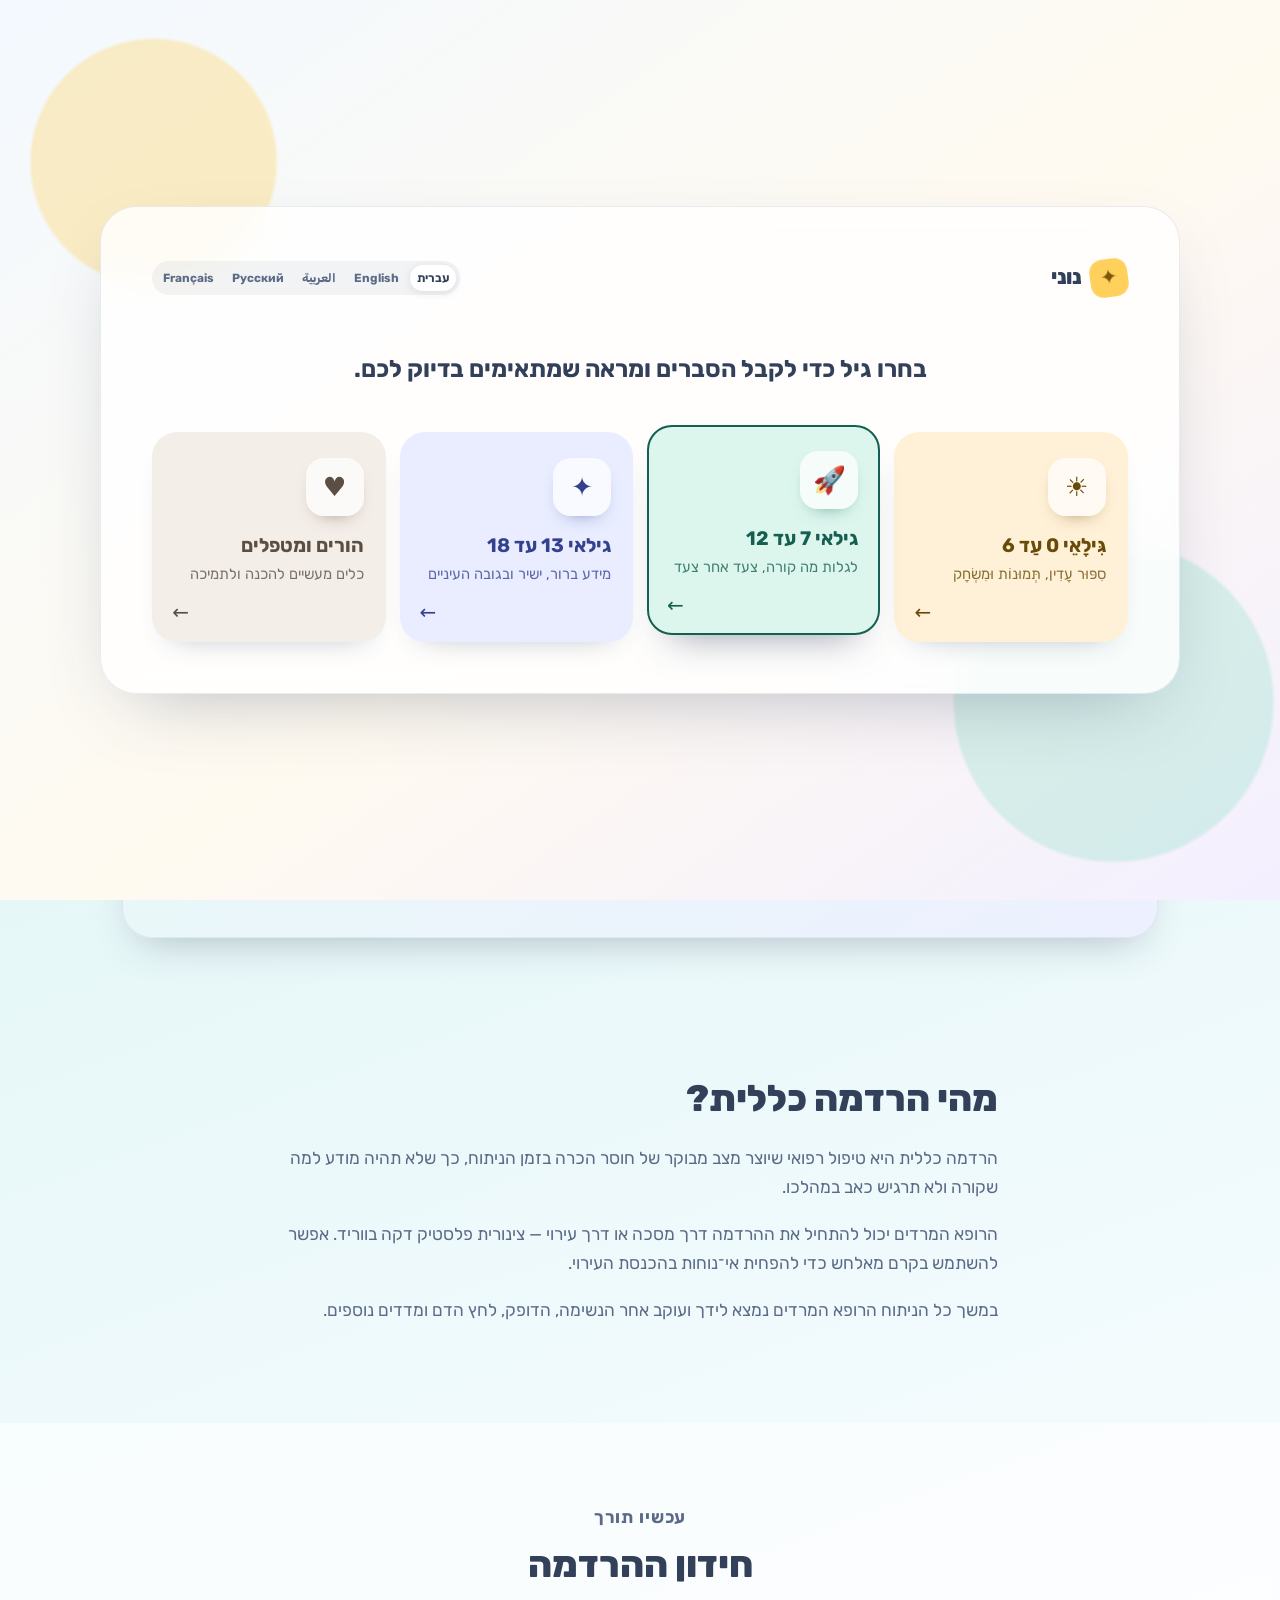
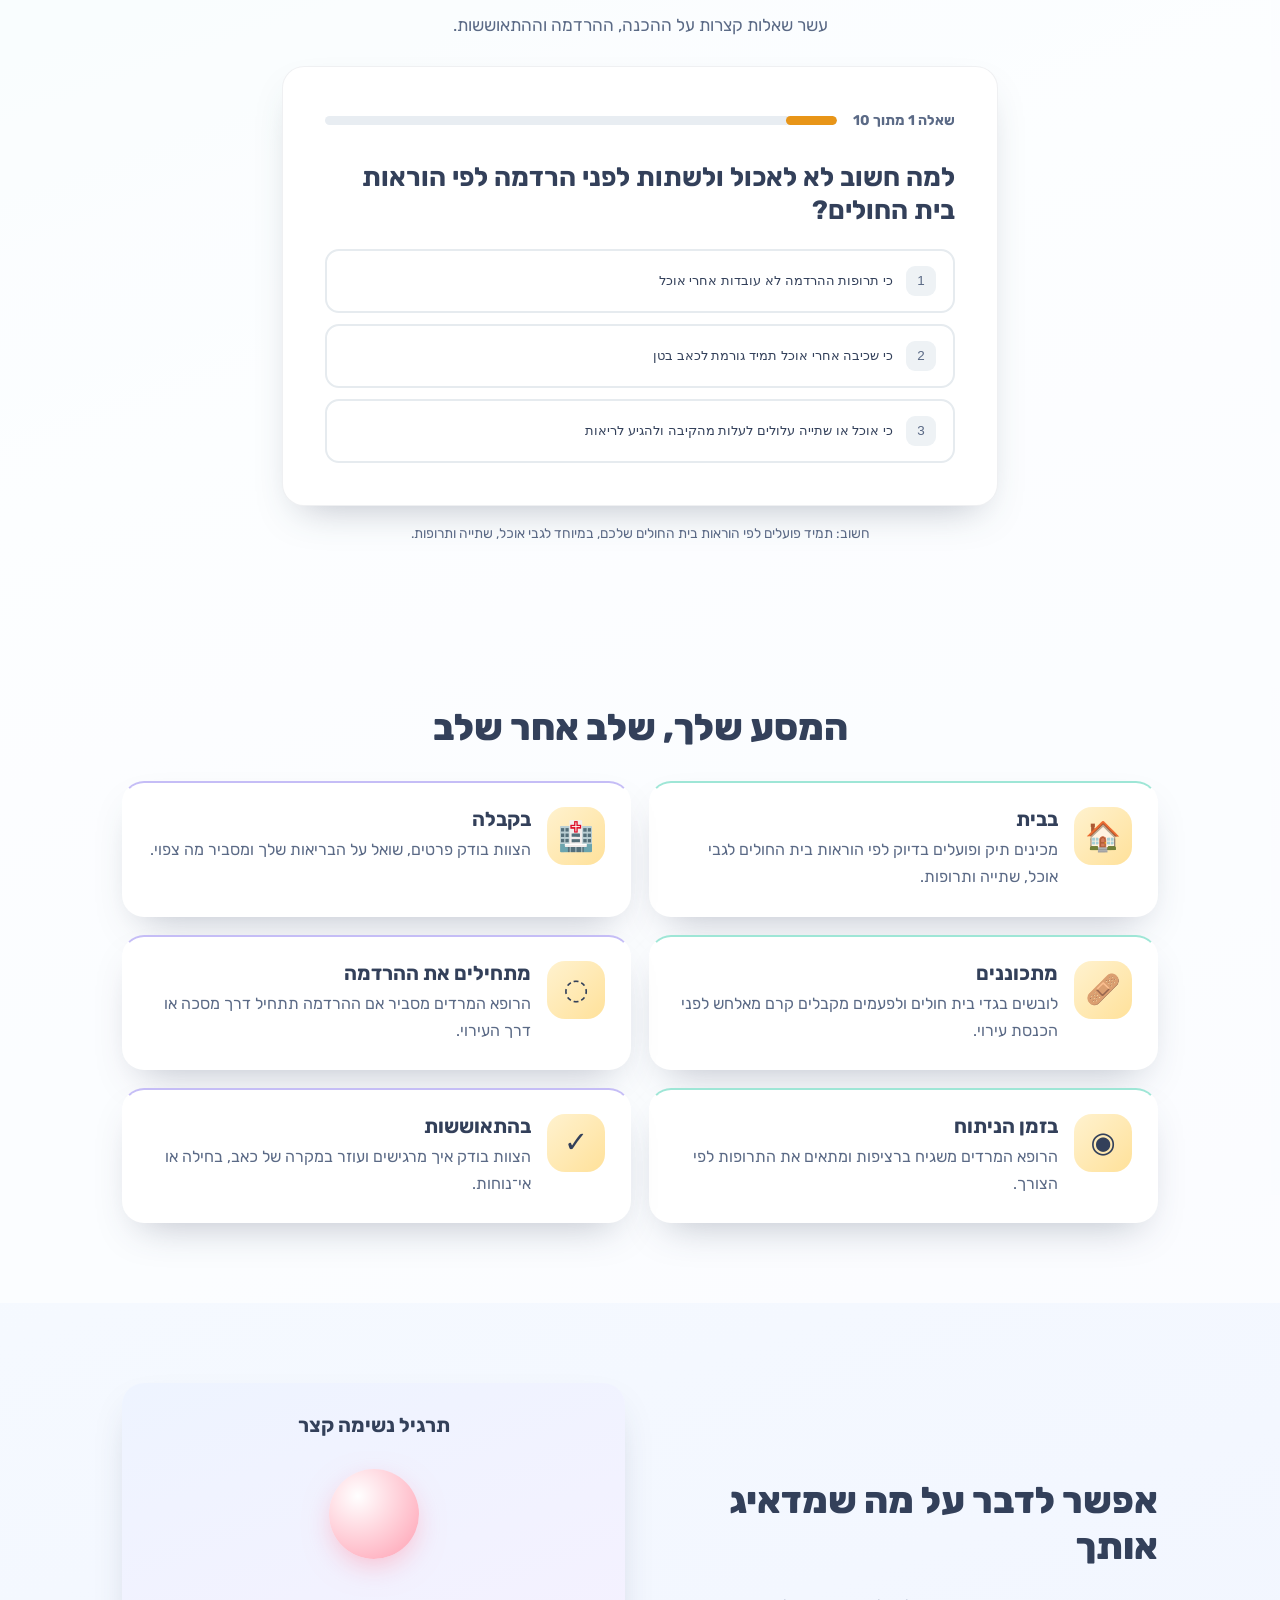
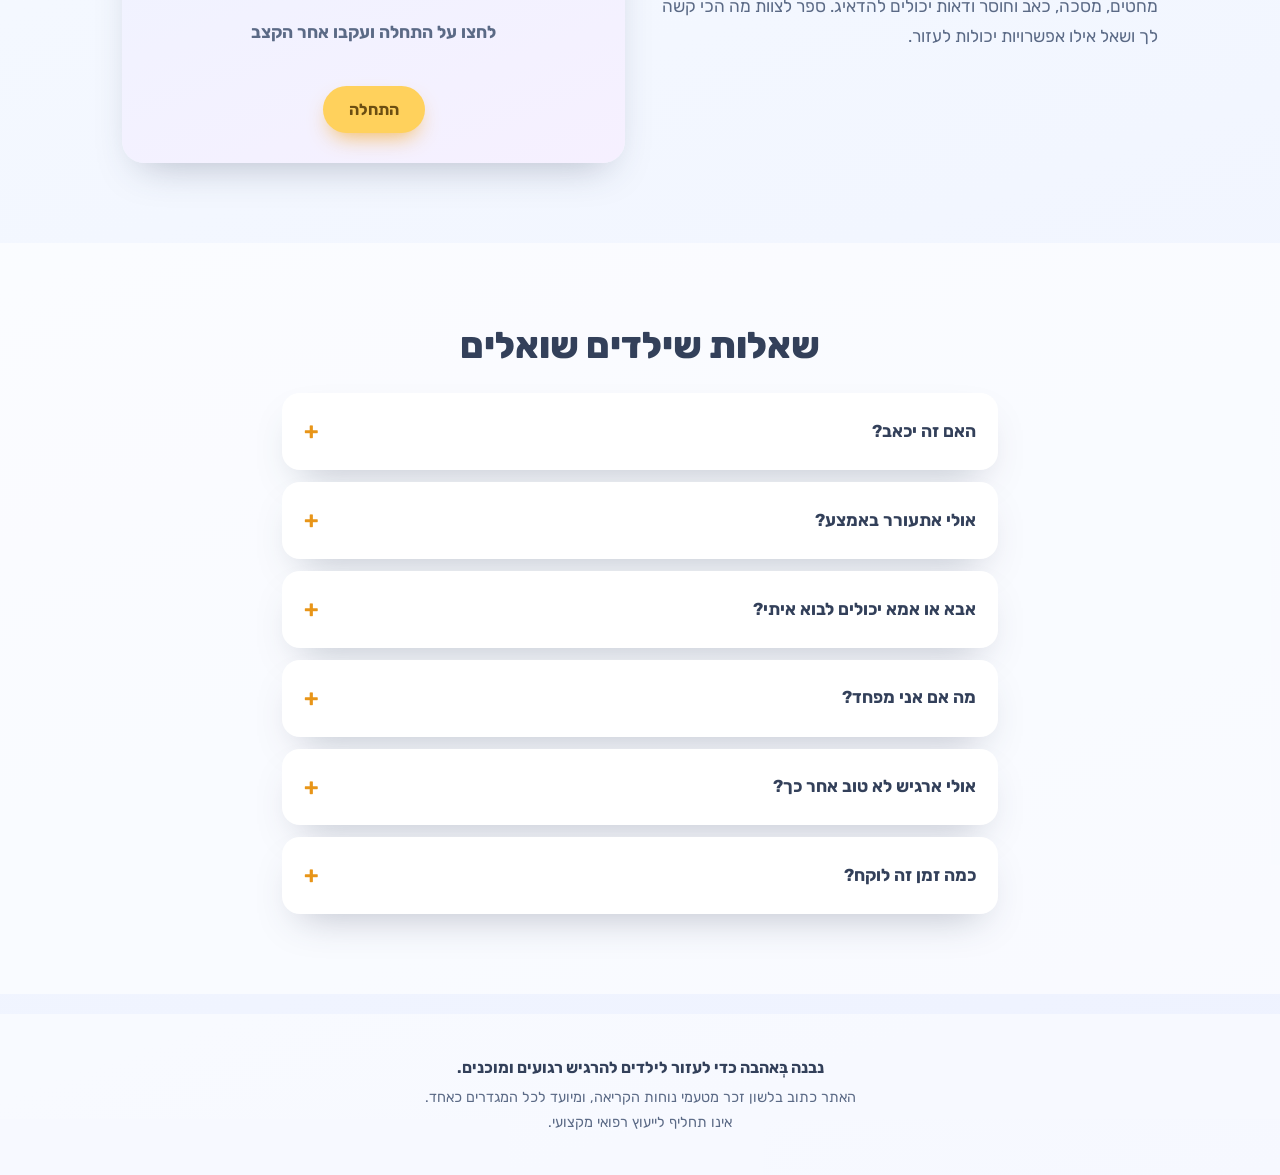
<file: index.html>
<!DOCTYPE html>
<html lang="he" dir="rtl">
<head>
  <meta charset="UTF-8" />
  <meta name="viewport" content="width=device-width, initial-scale=1.0" />
  <title>נוני – מתכוננים להרדמה בעדינות</title>
  <meta name="description" data-i18n="meta_desc" content="אתר ידידותי לילדים ולהורים שמסביר בעדינות מה קורה לפני, במהלך ואחרי הרדמה וניתוח – כדי שיהיה רגוע ופחות מפחיד." />

  <!-- Open Graph -->
  <meta property="og:title" content="נוני – מתכוננים להרדמה בעדינות" />
  <meta property="og:description" content="אתר ידידותי לילדים ולהורים שמסביר מה קורה לפני, במהלך ואחרי הרדמה וניתוח." />
  <meta property="og:type" content="website" />

  <link rel="icon" href="data:image/svg+xml,%3Csvg xmlns='http://www.w3.org/2000/svg' viewBox='0 0 100 100'%3E%3Ctext y='.9em' font-size='90'%3E%E2%AD%90%3C/text%3E%3C/svg%3E" />
  <link rel="stylesheet" href="fonts.css" />

  <link rel="stylesheet" href="styles.css?v=20260925" />
</head>
<body>

  <!-- Audience chooser (shown on first visit and whenever the audience chip is used) -->
  <div class="audience-gate" role="dialog" aria-modal="true" aria-labelledby="audience-title" hidden>
    <div class="audience-gate-panel">
      <div class="audience-gate-top">
        <a class="gate-brand" href="index.html" aria-label="נוני" data-i18n-aria-label="brand_name">
          <span aria-hidden="true">✦</span>
          <span data-i18n="brand_name">נוני</span>
        </a>
        <div class="lang-switch gate-languages" role="group" aria-label="בחירת שפה" data-i18n-aria-label="aria_language">
          <button type="button" data-lang="he" class="is-active">עברית</button>
          <button type="button" data-lang="en">English</button>
          <button type="button" data-lang="ar">العربية</button>
          <button type="button" data-lang="ru">Русский</button>
          <button type="button" data-lang="fr">Français</button>
        </div>
      </div>
      <div class="audience-intro">
        <p id="audience-title" data-i18n="audience_intro">בחרו גיל כדי לקבל הסברים ומראה שמתאימים בדיוק לכם.</p>
      </div>
      <div class="audience-grid">
        <button class="audience-card audience-card-little" type="button" data-audience="little">
          <span class="audience-icon" aria-hidden="true">☀️</span>
          <span class="audience-card-copy">
            <strong data-i18n="audience_little">גִּילָאֵי 0 עַד 6</strong>
            <small data-i18n="audience_little_desc">סִפּוּר עָדִין, תְּמוּנוֹת וּמִשְׂחָק</small>
          </span>
          <span class="audience-arrow" aria-hidden="true">←</span>
        </button>
        <button class="audience-card audience-card-kids" type="button" data-audience="kids">
          <span class="audience-icon" aria-hidden="true">🚀</span>
          <span class="audience-card-copy">
            <strong data-i18n="audience_kids">גילאי 7 עד 12</strong>
            <small data-i18n="audience_kids_desc">לגלות מה קורה, צעד אחר צעד</small>
          </span>
          <span class="audience-arrow" aria-hidden="true">←</span>
        </button>
        <button class="audience-card audience-card-teen" type="button" data-audience="teen">
          <span class="audience-icon" aria-hidden="true">✦</span>
          <span class="audience-card-copy">
            <strong data-i18n="audience_teen">גילאי 13 עד 18</strong>
            <small data-i18n="audience_teen_desc">מידע ברור, ישיר ובגובה העיניים</small>
          </span>
          <span class="audience-arrow" aria-hidden="true">←</span>
        </button>
        <button class="audience-card audience-card-parents" type="button" data-audience="parents">
          <span class="audience-icon" aria-hidden="true">♥</span>
          <span class="audience-card-copy">
            <strong data-i18n="audience_parents">הורים ומטפלים</strong>
            <small data-i18n="audience_parents_desc">כלים מעשיים להכנה ולתמיכה</small>
          </span>
          <span class="audience-arrow" aria-hidden="true">←</span>
        </button>
      </div>
    </div>
  </div>

  <!-- Decorative sky -->
  <div class="sky" aria-hidden="true">
    <span class="cloud c1"></span>
    <span class="cloud c2"></span>
    <span class="cloud c3"></span>
    <span class="star s1"></span>
    <span class="star s2"></span>
    <span class="star s3"></span>
  </div>

  <!-- ===== Header ===== -->
  <header class="site-header">
    <a class="brand" href="#top" aria-label="נוני" data-i18n-aria-label="brand_name">
      <span class="brand-mark" aria-hidden="true">
        <svg viewBox="0 0 64 64" width="40" height="40">
          <path d="M 35.49 12.64 L 36.74 15.03 Q 40.23 21.67 47.62 22.94 L 50.29 23.39 Q 57.68 24.66 52.44 30.02 L 50.55 31.96 Q 45.31 37.33 46.4 44.75 L 46.79 47.42 Q 47.87 54.84 41.15 51.52 L 38.72 50.32 Q 32 47 25.28 50.32 L 22.85 51.52 Q 16.13 54.84 17.21 47.42 L 17.6 44.75 Q 18.69 37.33 13.45 31.96 L 11.56 30.02 Q 6.32 24.66 13.71 23.39 L 16.38 22.94 Q 23.77 21.67 27.26 15.03 L 28.51 12.64 Q 32 6 35.49 12.64 Z" fill="#ffd15c" stroke="#f5a623" stroke-width="2" stroke-linejoin="round"/>
          <circle cx="25" cy="30" r="2.4" fill="#4a3b2a"/>
          <circle cx="39" cy="30" r="2.4" fill="#4a3b2a"/>
          <circle cx="20" cy="35" r="3" fill="#ff9db0" opacity=".7"/>
          <circle cx="44" cy="35" r="3" fill="#ff9db0" opacity=".7"/>
          <path d="M27 37c2 2 8 2 10 0" fill="none" stroke="#4a3b2a" stroke-width="2" stroke-linecap="round"/>
        </svg>
      </span>
      <span class="brand-name" data-i18n="brand_name">נוני</span>
    </a>

    <div class="header-menu">
    <nav class="main-nav" aria-label="ניווט ראשי" data-i18n-aria-label="aria_main">
      <a href="#what" data-i18n="nav_about">מה זה</a>
      <a href="#journey" data-i18n="nav_journey">המסע</a>
      <a href="story.html" data-i18n="nav_story" data-audiences="little,kids">סרטון</a>
      <a href="coloring.html" data-i18n="nav_coloring" data-audiences="little,kids">דפי צביעה</a>
      <a href="equipment.html" data-i18n="nav_equipment" data-audiences="little,kids,teen">הציוד</a>
      <a href="#feelings" data-i18n="nav_feelings" data-audiences="little,kids,teen">רגשות</a>
      <a href="#quiz" data-i18n="nav_quiz" data-audiences="kids,teen">חידון</a>
      <a href="#faq" data-i18n="nav_faq">שאלות</a>
      <a href="#parents" data-i18n="nav_parents" data-audiences="parents">להורים</a>
    </nav>

    <div class="lang-switch" role="group" aria-label="בחירת שפה" data-i18n-aria-label="aria_language">
      <button type="button" data-lang="he" class="is-active">עברית</button>
      <button type="button" data-lang="en">English</button>
      <button type="button" data-lang="ar">العربية</button>
      <button type="button" data-lang="ru">Русский</button>
      <button type="button" data-lang="fr">Français</button>
    </div>
    </div>

    <button class="audience-switch" type="button" data-i18n-aria-label="audience_change" aria-label="שינוי קבוצת גיל">
      <span class="audience-switch-dot" aria-hidden="true"></span>
      <span class="audience-switch-label">גילאי 7–12</span>
    </button>

    <button class="nav-toggle" aria-label="תפריט" data-i18n-aria-label="aria_menu" aria-expanded="false">
      <span></span><span></span><span></span>
    </button>
  </header>

  <main id="top">

    <!-- ===== Hero ===== -->
    <section class="hero">
      <div class="hero-text">
        <p class="eyebrow" data-i18n="hero_eyebrow">לילדים אמיצים (ולמבוגרים שלהם)</p>
        <h1 data-i18n="hero_title">אֶפְשָׁר לְהִתְרַגֵּשׁ וְגַם לְפַחֵד קְצָת. נוּנִי כָּאן כְּדֵי לְהַרְאוֹת מַה יִקְרֶה.</h1>
        <p class="lead" data-i18n="hero_subtitle">בקרוב יהיה לך ניתוח, ותקבל שינה מיוחדת כדי שכלום לא יכאב. נוני יראה לך בדיוק מה קורה – שלב אחרי שלב.</p>
        <div class="hero-cta">
          <a class="btn btn-primary" href="#journey" data-i18n="hero_cta">תראה לי מה קורה</a>
          <a class="btn btn-story" href="story.html" data-i18n="hero_story" data-audiences="little,kids">צפו בסרטון של נוני</a>
          <button class="btn btn-listen read-page-btn" type="button" data-i18n="read_aloud" data-audiences="little">הַשְׁמִיעוּ לִי</button>
        </div>
      </div>
      <div class="hero-art" aria-hidden="true">
        <div class="mascot">
          <svg viewBox="0 0 240 240" width="260" height="260">
            <ellipse cx="120" cy="212" rx="72" ry="14" fill="#000" opacity=".07"/>
            <g class="mascot-body">
              <path d="M 131.82 43.16 L 137.56 54.39 Q 149.39 77.55 175.07 81.64 L 187.53 83.63 Q 213.2 87.72 194.84 106.12 L 185.92 115.05 Q 167.55 133.45 171.6 159.13 L 173.56 171.6 Q 177.6 197.28 154.43 185.5 L 143.18 179.78 Q 120 168 96.82 179.78 L 85.57 185.5 Q 62.4 197.28 66.44 171.6 L 68.4 159.13 Q 72.45 133.45 54.08 115.05 L 45.16 106.12 Q 26.8 87.72 52.47 83.63 L 64.93 81.64 Q 90.61 77.55 102.44 54.39 L 108.18 43.16 Q 120 20 131.82 43.16 Z" fill="#ffd15c" stroke="#f5a623" stroke-width="6" stroke-linejoin="round"/>
              <circle cx="98" cy="96" r="7" fill="#4a3b2a"/>
              <circle cx="142" cy="96" r="7" fill="#4a3b2a"/>
              <circle cx="100" cy="99" r="2.4" fill="#fff"/>
              <circle cx="144" cy="99" r="2.4" fill="#fff"/>
              <circle cx="86" cy="110" r="10" fill="#ff9db0" opacity=".65"/>
              <circle cx="154" cy="110" r="10" fill="#ff9db0" opacity=".65"/>
              <path d="M104 116c6 6 26 6 32 0" fill="none" stroke="#4a3b2a" stroke-width="5" stroke-linecap="round"/>
            </g>
          </svg>
        </div>
        <div class="hero-context-art">
          <span class="context-line context-line-long"></span>
          <span class="context-line"></span>
          <span class="context-pulse"></span>
          <span class="context-line context-line-short"></span>
        </div>
      </div>
    </section>

    <!-- ===== A tailored starting point for each audience ===== -->
    <section class="audience-hub-section" aria-label="תוכן מותאם לגיל" data-i18n-aria-label="audience_hub_aria">
      <div class="wrap">
        <div class="audience-hub" data-audiences="little">
          <div class="audience-hub-heading">
            <p class="eyebrow" data-i18n="little_hub_eyebrow">בּוֹאוּ נַכִּיר יַחַד</p>
            <h2 data-i18n="little_hub_title">לִרְאוֹת, לְשַׂחֵק וּלְהַרְגִּישׁ מוּכָנִים</h2>
          </div>
          <div class="audience-paths">
            <a class="audience-path" href="story.html"><span aria-hidden="true">▶</span><strong data-i18n="little_path1_title">הַסִּפּוּר שֶׁל נוּנִי</strong><small data-i18n="little_path1_text">סִרְטוֹן קָצָר שֶׁלֹּא צָרִיךְ לִקְרֹא</small></a>
            <a class="audience-path" href="equipment.html"><span aria-hidden="true">🩺</span><strong data-i18n="little_path2_title">מַכִּירִים אֶת הַצִּיּוּד</strong><small data-i18n="little_path2_text">נוֹגְעִים וּמְגַלִּים מַה כָּל דָּבָר עוֹשֶׂה</small></a>
            <a class="audience-path" href="coloring.html"><span aria-hidden="true">🖍️</span><strong data-i18n="little_path3_title">צוֹבְעִים עִם נוּנִי</strong><small data-i18n="little_path3_text">דַּפִּים רְגוּעִים לְהַדְפָּסָה וְלִצְבִיעָה</small></a>
          </div>
          <p class="audience-guidance" data-i18n="little_guidance">למבוגר שמלווה: השתמשו במשפטים קצרים, תנו לילד לבחור במה להתחיל וחזרו על הסיפור כמה פעמים שירצה.</p>
        </div>

        <div class="audience-hub" data-audiences="kids">
          <div class="audience-hub-heading">
            <p class="eyebrow" data-i18n="kids_hub_eyebrow">המסע שלך</p>
            <h2 data-i18n="kids_hub_title">לגלות מה יקרה ולהיות חלק מההכנה</h2>
            <p data-i18n="kids_hub_intro">אפשר להכיר את השלבים, לבדוק את הידע ולבחור מה יעזור לך להרגיש רגוע יותר.</p>
          </div>
          <div class="audience-paths">
            <a class="audience-path" href="#journey"><span aria-hidden="true">🧭</span><strong data-i18n="kids_path1_title">המסע לבית החולים</strong><small data-i18n="kids_path1_text">כל מה שקורה, שלב אחר שלב</small></a>
            <a class="audience-path" href="equipment.html"><span aria-hidden="true">🔎</span><strong data-i18n="kids_path2_title">חוקרים את הציוד</strong><small data-i18n="kids_path2_text">מסכה, מדדים וצמיד זיהוי</small></a>
            <a class="audience-path" href="#quiz"><span aria-hidden="true">✓</span><strong data-i18n="kids_path3_title">חידון ההרדמה</strong><small data-i18n="kids_path3_text">עשר שאלות עם תשובה במקום</small></a>
          </div>
          <p class="audience-guidance" data-i18n="kids_guidance">אפשר לשאול את הצוות כל שאלה ולספר מה מדאיג אותך. יחד תוכלו לבחור דרך הרגעה שמתאימה לך.</p>
        </div>

        <div class="audience-hub" data-audiences="teen">
          <div class="audience-hub-heading">
            <h2 data-i18n="teen_hub_title">מה קורה לפני, במהלך ואחרי ההרדמה</h2>
          </div>
          <div class="audience-paths">
            <a class="audience-path" href="#what"><span aria-hidden="true">01</span><strong data-i18n="teen_path1_title">להבין את ההרדמה</strong><small data-i18n="teen_path1_text">מה התרופות עושות ואיך משגיחים עליך</small></a>
            <a class="audience-path" href="#journey"><span aria-hidden="true">02</span><strong data-i18n="teen_path2_title">לדעת למה לצפות</strong><small data-i18n="teen_path2_text">קבלה, הכנה, הרדמה והתאוששות</small></a>
            <a class="audience-path" href="#quiz"><span aria-hidden="true">03</span><strong data-i18n="teen_path3_title">לבדוק את עצמך</strong><small data-i18n="teen_path3_text">חידון קצר עם הסבר לכל תשובה</small></a>
          </div>
          <p class="audience-guidance" data-i18n="teen_guidance">ההעדפות שלך חשובות. אפשר לומר לצוות אם מחטים, בחילה, פרטיות או חוסר ודאות מטרידים אותך ולשאול אילו אפשרויות מתאימות ובטוחות עבורך.</p>
        </div>

        <div class="audience-hub" data-audiences="parents">
          <div class="audience-hub-heading">
            <p class="eyebrow" data-i18n="parents_hub_eyebrow">הכנה מעשית</p>
            <h2 data-i18n="parents_hub_title">מה לומר, מה להביא ומה לשאול</h2>
            <p data-i18n="parents_hub_intro">כלים פשוטים שיעזרו לכם להכין את הילד בהתאם לגיל ולתמוך בו ביום הניתוח.</p>
          </div>
          <div class="audience-paths">
            <a class="audience-path" href="#parents"><span aria-hidden="true">💬</span><strong data-i18n="parents_path1_title">איך לדבר על הניתוח</strong><small data-i18n="parents_path1_text">כנות, תזמון ומילים מותאמות לגיל</small></a>
            <a class="audience-path" href="#journey"><span aria-hidden="true">📋</span><strong data-i18n="parents_path2_title">לעבור על היום מראש</strong><small data-i18n="parents_path2_text">מהבית ועד חדר ההתאוששות</small></a>
            <a class="audience-path" href="#faq"><span aria-hidden="true">?</span><strong data-i18n="parents_path3_title">להכין שאלות לצוות</strong><small data-i18n="parents_path3_text">צום, תרופות, כאב וההתאוששות</small></a>
          </div>
          <p class="audience-guidance" data-i18n="parents_guidance">הוראות בית החולים שלכם תמיד קודמות למידע כללי באתר, במיוחד בנוגע לצום, שתייה ותרופות קבועות.</p>
        </div>
      </div>
    </section>

    <!-- ===== What is anesthesia ===== -->
    <section id="what" class="section">
      <div class="wrap narrow">
        <h2 data-i18n="what_title">מה זו "שינה של ניתוח"?</h2>
        <p data-i18n="what_p1">לפני הניתוח מקבלים שינה מיוחדת ועדינה שנקראת הרדמה. זו לא שינה כמו בלילה – זו שינה עמוקה שמכינים במיוחד בשביל הניתוח.</p>
        <p data-i18n="what_p2">רופא מיוחד שנקרא הרופא המרדים נותן לך תרופה דרך מסכה רכה שנושמים דרכה, או דרך צינורית דקיקה ביד. ואז לאט־לאט נרדמים, כאילו מרחפים על ענן.</p>
        <p data-i18n="what_p3">בזמן השינה לא מרגישים כלום – לא דקירה ולא כאב. הרופא המרדים נשאר לידך כל הזמן ומעיר אותך בעדינות כשהניתוח נגמר.</p>
      </div>
    </section>

    <!-- ===== Interactive anesthesia quiz ===== -->
    <section id="quiz" class="section section-alt quiz-section" data-audiences="kids,teen">
      <div class="wrap narrow">
        <div class="quiz-heading center">
          <p class="eyebrow" data-i18n="quiz_eyebrow">עכשיו תורך</p>
          <h2 data-i18n="quiz_title">חידון ההרדמה</h2>
          <p data-i18n="quiz_intro">עשר שאלות קצרות על ההכנה, ההרדמה וההתאוששות.</p>
        </div>
        <div class="quiz-shell">
          <div class="quiz-progress-row">
            <span class="quiz-count" aria-live="polite"></span>
            <div class="quiz-progress" role="progressbar" aria-valuemin="1" aria-valuemax="10" aria-valuenow="1" data-i18n-aria-label="quiz_progress_aria"><span></span></div>
          </div>
          <div class="quiz-question-view">
            <h3 class="quiz-question" tabindex="-1"></h3>
            <div class="quiz-options" role="group" data-i18n-aria-label="quiz_options_aria"></div>
            <div class="quiz-feedback" aria-live="polite" hidden></div>
            <button class="btn btn-primary quiz-next" type="button" hidden></button>
          </div>
          <div class="quiz-result" hidden aria-live="polite">
            <span class="quiz-result-icon" aria-hidden="true">★</span>
            <h3 data-i18n="quiz_result_title">סיימת את החידון!</h3>
            <p class="quiz-score"></p>
            <p class="quiz-result-message"></p>
            <button class="btn btn-primary quiz-restart" type="button" data-i18n="quiz_restart">לנסות שוב</button>
          </div>
        </div>
        <p class="quiz-safety" data-i18n="quiz_safety">חשוב: תמיד פועלים לפי הוראות בית החולים שלכם, במיוחד לגבי אוכל, שתייה ותרופות.</p>
      </div>
    </section>

    <!-- ===== Journey ===== -->
    <section id="journey" class="section section-alt">
      <div class="wrap">
        <h2 class="center" data-i18n="journey_title">המסע שלך, שלב אחרי שלב</h2>
        <ol class="journey">
          <li class="step">
            <span class="step-icon" aria-hidden="true">🏠</span>
            <div>
              <h3 data-i18n="step1_title">בבית</h3>
              <p data-i18n="step1_text">אפשר לארוז צעצוע או שמיכה אהובים להביא איתך. מבוגר יעזור לך להתכונן. בית החולים יגיד מתי להפסיק לאכול ולשתות – זה שומר על הבטן שלך בזמן השינה.</p>
            </div>
          </li>
          <li class="step">
            <span class="step-icon" aria-hidden="true">🚗</span>
            <div>
              <h3 data-i18n="step2_title">מגיעים לבית החולים</h3>
              <p data-i18n="step2_text">תפגוש אחים ואחיות נחמדים ואת הרופא המרדים. אולי יקשיבו ללב שלך ויבדקו כמה גדלת. אפשר לשאול אותם כל דבר!</p>
            </div>
          </li>
          <li class="step">
            <span class="step-icon" aria-hidden="true">👕</span>
            <div>
              <h3 data-i18n="step3_title">מתכוננים</h3>
              <p data-i18n="step3_text">תלבש פיג'מה רכה של בית החולים. לפעמים מורחים קרם קסם על היד כדי שלא תרגיש כלום אם מכניסים שם צינורית דקיקה.</p>
            </div>
          </li>
          <li class="step">
            <span class="step-icon" aria-hidden="true">🎈</span>
            <div>
              <h3 data-i18n="step4_title">חדר השינה המיוחד</h3>
              <p data-i18n="step4_text">בחדר מיוחד נושמים דרך מסכה רכה שיכולה להריח כמו מסטיק או תות, או מקבלים תרופת שינה דרך הצינורית הדקיקה. אפשר לספור או לנפח בלון גדול מדומיין – ולפני שתסיים, כבר תהיה ישן.</p>
            </div>
          </li>
          <li class="step">
            <span class="step-icon" aria-hidden="true">💤</span>
            <div>
              <h3 data-i18n="step5_title">בזמן שאתה ישן</h3>
              <p data-i18n="step5_text">לא תרגיש ולא תזכור את הניתוח. הרופא המרדים משגיח עליך כל הזמן ודואג שתהיה בטוח ונינוח.</p>
            </div>
          </li>
          <li class="step">
            <span class="step-icon" aria-hidden="true">🍧</span>
            <div>
              <h3 data-i18n="step6_title">מתעוררים</h3>
              <p data-i18n="step6_text">מתעוררים בחדר התאוששות נעים. מישהו שאוהב אותך יהיה שם. אולי תרגיש קצת עייף או צמא – ואולי אפילו תקבל ארטיק!</p>
            </div>
          </li>
        </ol>
      </div>
    </section>

    <!-- ===== Feelings + Breathing ===== -->
    <section id="feelings" class="section" data-audiences="little,kids,teen">
      <div class="wrap two-col">
        <div>
          <h2 data-i18n="feelings_title">זה בסדר להרגיש איך שאתה מרגיש</h2>
          <p data-i18n="feelings_text">נרגש, קצת לחוץ, סקרן, טיפה מפוחד – כל הרגשות האלה בסדר גמור. המון ילדים מרגישים ככה, והמבוגרים בבית החולים הם מומחים בלעזור לך להרגיש בטוח. הנה טריק מרגיע שאפשר לנסות בכל רגע:</p>
        </div>
        <div class="breath-card">
          <h3 data-i18n="breath_title">נשימת בלון</h3>
          <div class="breath-stage">
            <div class="breath-ball"></div>
            <p class="breath-instruction" data-i18n="breath_default">לחצו על "התחלה" ונשמו יחד עם נוני</p>
          </div>
          <button class="btn btn-primary breath-btn" type="button" data-i18n="breath_start">התחלה</button>
        </div>
      </div>
    </section>

    <!-- ===== FAQ ===== -->
    <section id="faq" class="section section-alt">
      <div class="wrap narrow">
        <h2 class="center" data-i18n="faq_title">שאלות שילדים שואלים</h2>
        <div class="faq">
          <details class="qa">
            <summary data-i18n="q1">האם זה יכאב?</summary>
            <p data-i18n="a1">השינה עשויה כך שהניתוח לא כואב. ההכנה יכולה להרגיש כמו צביטה קטנטנה, אבל להרבה ילדים לא כואב בכלל.</p>
          </details>
          <details class="qa">
            <summary data-i18n="q2">אולי אתעורר באמצע?</summary>
            <p data-i18n="a2">לא. הרופא המרדים נותן בדיוק את הכמות הנכונה של תרופה ונשאר איתך כל הזמן, כך שתישאר ישן עד שהניתוח נגמר.</p>
          </details>
          <details class="qa">
            <summary data-i18n="q3">אבא או אמא יכולים לבוא איתי?</summary>
            <p data-i18n="a3">בדרך כלל מבוגר יכול להישאר איתך עד שנרדמים, והוא יהיה שם כשמתעוררים. שאל את הצוות מה נהוג בבית החולים שלך.</p>
            <figure class="faq-photo" data-audiences="little">
              <img src="assets/equipment-photos/goat-mask.jpeg" alt="" loading="lazy" width="1256" height="2048">
              <figcaption data-i18n="faq_mask_photo">כָּךְ הַמַּסֵּכָה נִרְאֵית מִקָּרוֹב</figcaption>
            </figure>
          </details>
          <details class="qa">
            <summary data-i18n="q4">מה אם אני מפחד?</summary>
            <p data-i18n="a4">זה נורמלי לגמרי. ספר לצוות או למבוגר שלך – הם יכולים להחזיק לך את היד, להביא את הצעצוע שלך, או לנשום איתך נשימת בלון.</p>
            <figure class="faq-photo" data-audiences="little">
              <img src="assets/equipment-photos/iv-bears.jpeg" alt="" loading="lazy" width="2048" height="1573">
              <figcaption data-i18n="faq_iv_photo">כָּךְ הַצִּנּוֹרִית נִרְאֵית עִם מַדְבֵּקוֹת</figcaption>
            </figure>
          </details>
          <details class="qa">
            <summary data-i18n="q5">אולי ארגיש לא טוב אחר כך?</summary>
            <p data-i18n="a5">חלק מהילדים מרגישים קצת עייפים, מסוחררים או עם גרון קצת כואב לזמן קצר. זה עובר, והצוות יכול לעזור לך להרגיש טוב יותר.</p>
          </details>
          <details class="qa">
            <summary data-i18n="q6">כמה זמן זה לוקח?</summary>
            <p data-i18n="a6">כל ניתוח שונה. הרופא המרדים או האחות יכולים לספר לך בערך כמה זמן ייקח שלך. בשבילך זה ירגיש כאילו עצמת עיניים והתעוררת מיד.</p>
          </details>
        </div>
      </div>
    </section>

    <!-- ===== Parents ===== -->
    <section id="parents" class="section" data-audiences="parents">
      <div class="wrap narrow">
        <p class="eyebrow" data-i18n="parents_eyebrow">להורים ולמטפלים</p>
        <h2 data-i18n="parents_title">איך לעזור לילד להרגיש מוכן</h2>
        <p data-i18n="parents_intro">ילדים מתמודדים הרבה יותר טוב כשהם יודעים למה לצפות, במילים שהם מבינים. הנה דרכים לתמוך בילד לפני הרדמה וניתוח.</p>
        <ul class="tips">
          <li data-i18n="tip1">היו כנים ופשוטים. הסבירו שרופא מיוחד יעזור להם לישון שינה עמוקה כדי שהניתוח לא יכאב, ושהם יתעוררו אחר כך.</li>
          <li data-i18n="tip2">השתמשו במילים רגועות ומרגיעות. עדיף "שינה מיוחדת" ו"תרופת שינה" על פני ביטויים מפחידים.</li>
          <li data-i18n="tip3">אפשרו חפץ מנחם. צעצוע אהוב, שמיכה או מוצץ יכולים לעשות הבדל גדול.</li>
          <li data-i18n="tip4">תרגלו יחד. קריאה משותפת של האתר הזה או תרגול נשימת בלון מראש בונים ביטחון.</li>
          <li data-i18n="tip5">עקבו בדיוק אחרי הוראות בית החולים – במיוחד לגבי צום (מתי הילד חייב להפסיק לאכול ולשתות). הזמנים האלה שומרים על בטיחות הילד ונקבעים על ידי הצוות הרפואי שלכם.</li>
          <li data-i18n="tip6">שאלו שאלות. רשמו כל דבר שאתם לא בטוחים לגביו ושאלו את הרופא המרדים או הצוות הסיעודי – אין שאלה קטנה מדי.</li>
        </ul>
        <div class="note">
          <strong data-i18n="note_title">חשוב</strong>
          <p data-i18n="note_text">האתר הזה נותן מידע כללי וידידותי כדי לעזור בהכנת ילדים. הוא אינו מהווה ייעוץ רפואי. יש לפעול תמיד לפי ההוראות הספציפיות של בית החולים והצוות הרפואי שלכם, ולפנות אליהם בכל חשש.</p>
        </div>
      </div>
    </section>
  </main>

  <footer class="site-footer">
    <div class="wrap">
      <p class="footer-made" data-i18n="footer_made">נבנה בְּאהבה כדי לעזור לילדים להרגיש רגועים ומוכנים.</p>
      <p class="footer-disclaimer lang-optional" data-i18n="gender_note">האתר כתוב בלשון זכר מטעמי נוחות הקריאה, ומיועד לכל המגדרים כאחד.</p>
      <p class="footer-disclaimer" data-i18n="footer_disclaimer">אינו תחליף לייעוץ רפואי מקצועי.</p>
    </div>
  </footer>

  <script src="i18n.js?v=20260925-2"></script>
  <script src="app.js?v=20260925"></script>
  <script src="quiz.js?v=20260925"></script>
</body>
</html>
</file>
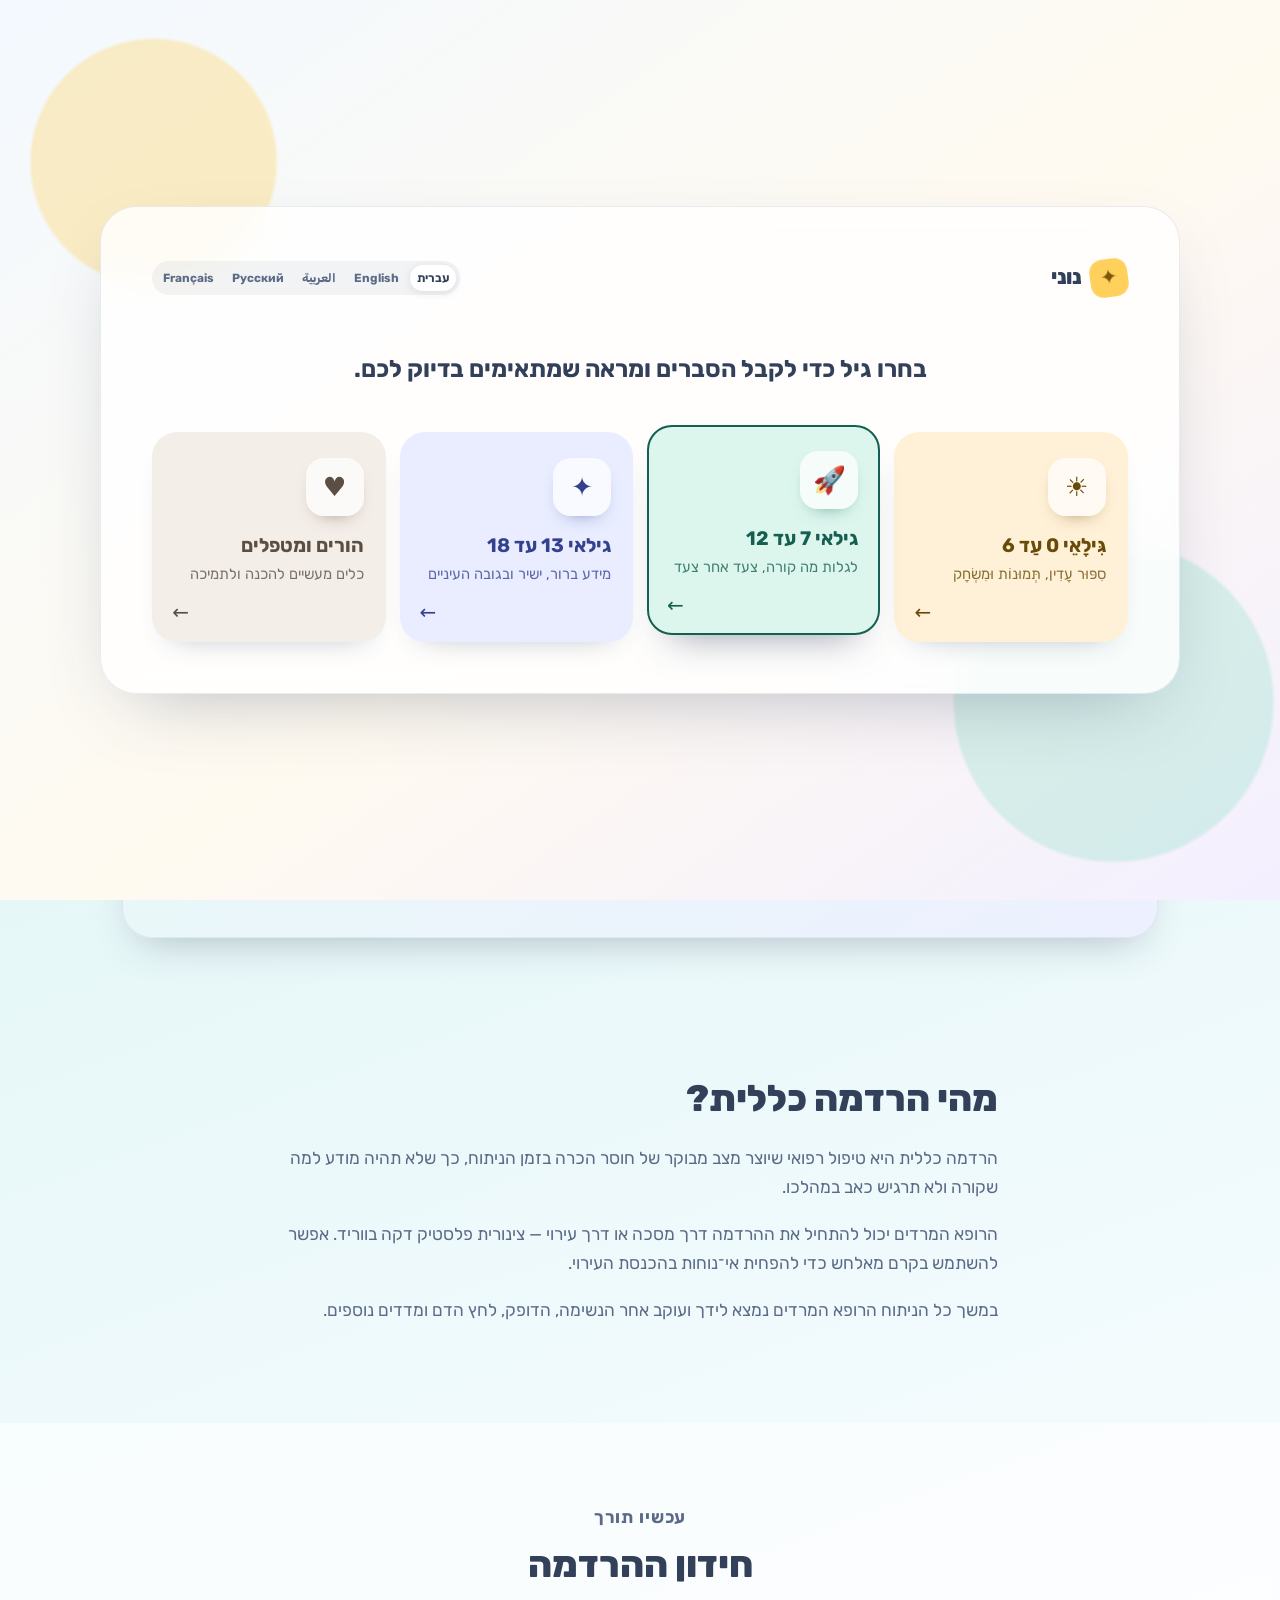
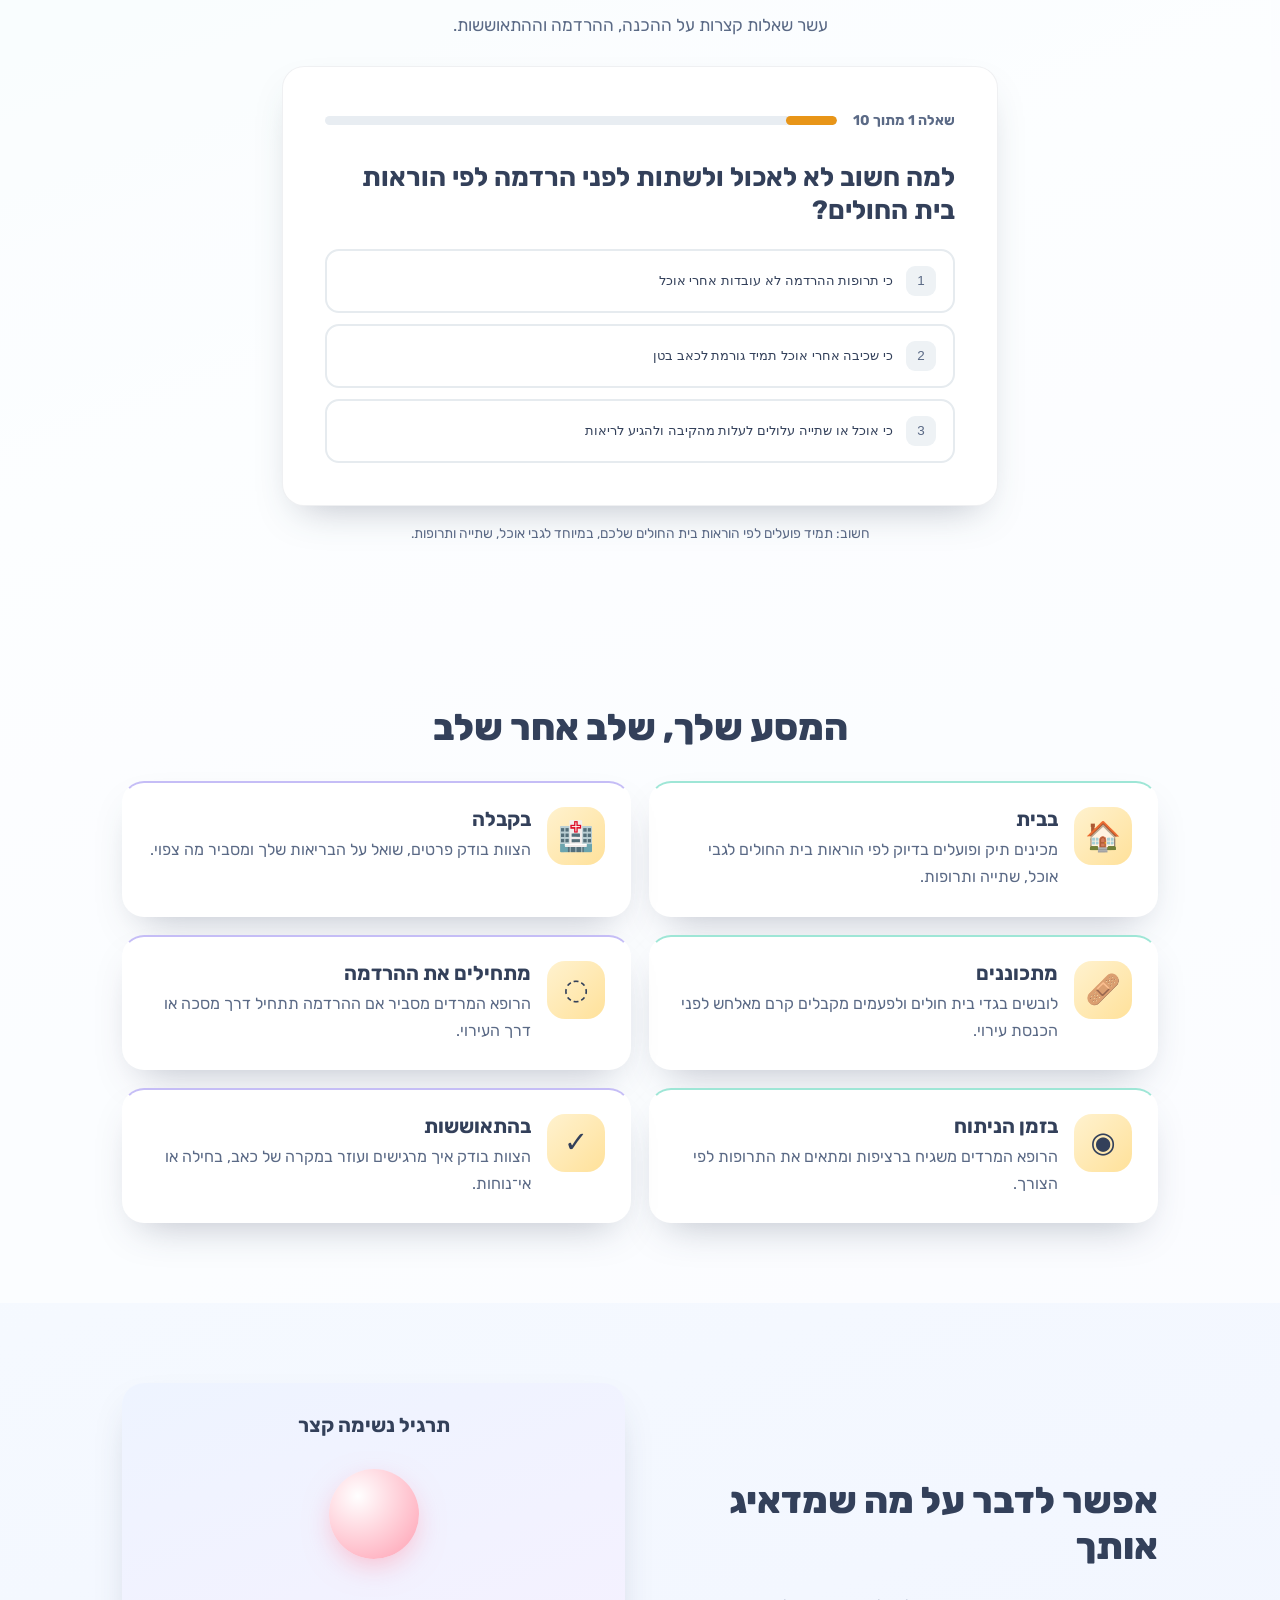
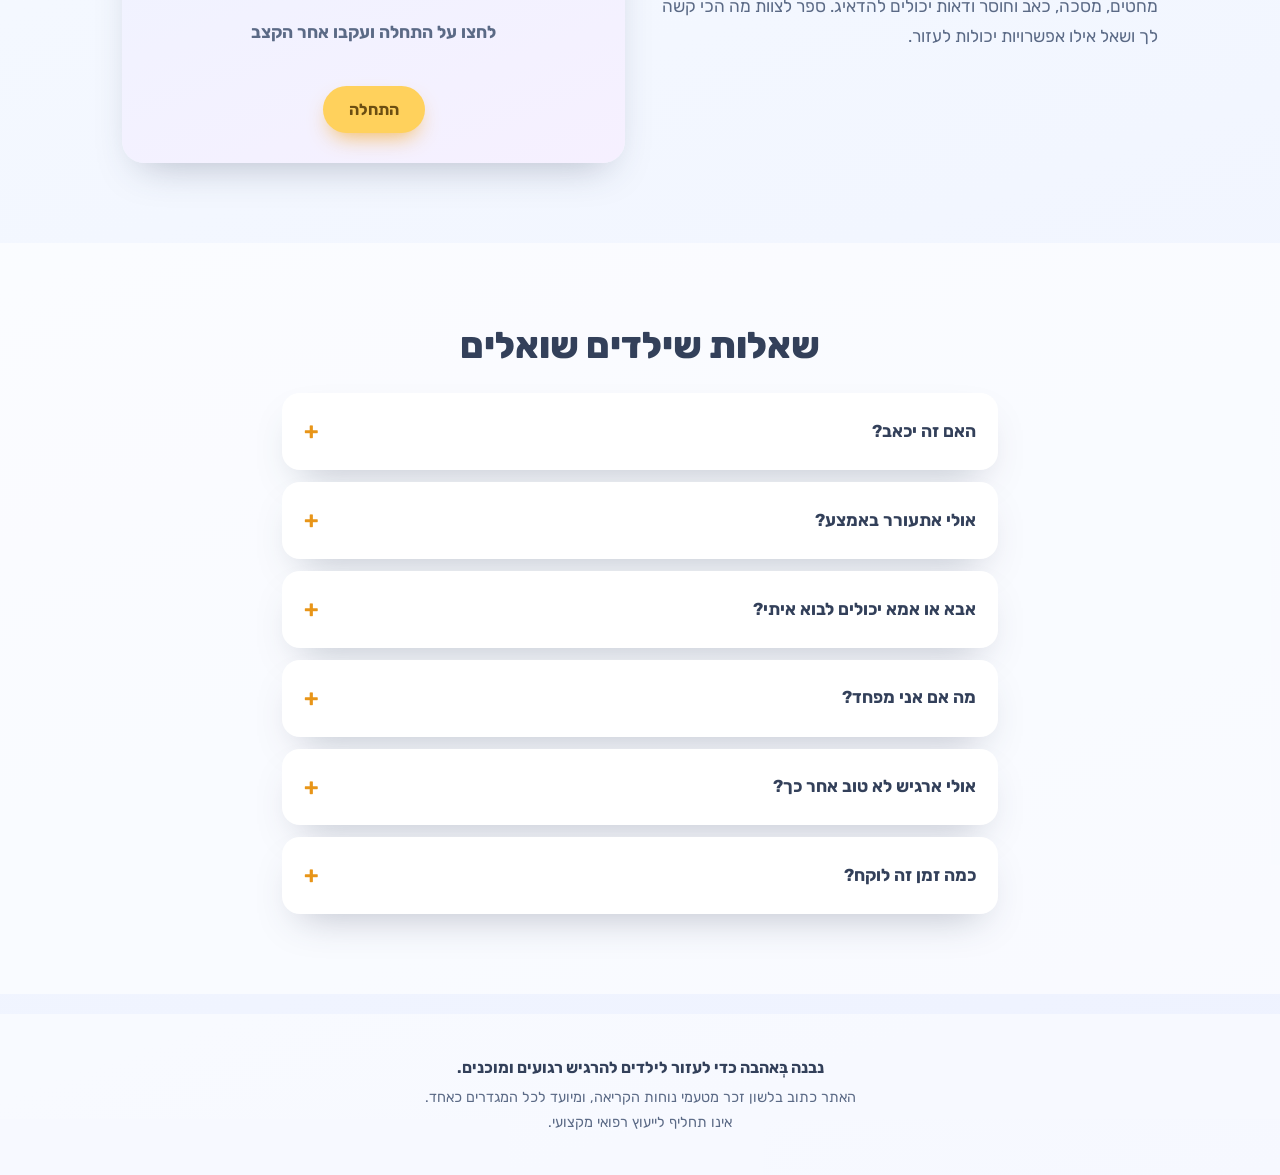
<file: coloring.html>
<!DOCTYPE html>
<html lang="he" dir="rtl">
<head>
  <meta charset="UTF-8" />
  <meta name="viewport" content="width=device-width, initial-scale=1.0" />
  <title>דפי צביעה של נוני</title>
  <meta name="description" data-i18n="coloring_intro" content="דפי צביעה להדפסה עם נוני." />
  <link rel="icon" href="data:image/svg+xml,%3Csvg xmlns='http://www.w3.org/2000/svg' viewBox='0 0 100 100'%3E%3Ctext y='.9em' font-size='90'%3E%F0%9F%96%8D%EF%B8%8F%3C/text%3E%3C/svg%3E" />
  <link rel="stylesheet" href="fonts.css" />
  <link rel="stylesheet" href="styles.css?v=20260925" />
  <link rel="stylesheet" href="coloring.css?v=20260925" />
</head>
<body>
  <header class="site-header">
    <a class="brand" href="index.html" aria-label="נוני" data-i18n-aria-label="brand_name">
      <span class="brand-mark" aria-hidden="true">
        <svg viewBox="0 0 64 64" width="40" height="40">
          <path d="M 35.49 12.64 L 36.74 15.03 Q 40.23 21.67 47.62 22.94 L 50.29 23.39 Q 57.68 24.66 52.44 30.02 L 50.55 31.96 Q 45.31 37.33 46.4 44.75 L 46.79 47.42 Q 47.87 54.84 41.15 51.52 L 38.72 50.32 Q 32 47 25.28 50.32 L 22.85 51.52 Q 16.13 54.84 17.21 47.42 L 17.6 44.75 Q 18.69 37.33 13.45 31.96 L 11.56 30.02 Q 6.32 24.66 13.71 23.39 L 16.38 22.94 Q 23.77 21.67 27.26 15.03 L 28.51 12.64 Q 32 6 35.49 12.64 Z" fill="#ffd15c" stroke="#f5a623" stroke-width="2" stroke-linejoin="round"/>
          <circle cx="25" cy="30" r="2.4" fill="#4a3b2a"/><circle cx="39" cy="30" r="2.4" fill="#4a3b2a"/>
          <path d="M27 37c2 2 8 2 10 0" fill="none" stroke="#4a3b2a" stroke-width="2" stroke-linecap="round"/>
        </svg>
      </span>
      <span class="brand-name" data-i18n="brand_name">נוני</span>
    </a>
    <div class="header-menu">
    <nav class="main-nav" aria-label="ניווט ראשי" data-i18n-aria-label="aria_main">
      <a href="index.html" data-i18n="nav_home">דף הבית</a>
      <a href="story.html" data-i18n="nav_story" data-audiences="little,kids">סרטון</a>
      <a href="equipment.html" data-i18n="nav_equipment" data-audiences="little,kids">הציוד</a>
    </nav>
    <div class="lang-switch" role="group" aria-label="בחירת שפה" data-i18n-aria-label="aria_language">
      <button type="button" data-lang="he" class="is-active">עברית</button>
      <button type="button" data-lang="en">English</button>
      <button type="button" data-lang="ar">العربية</button>
      <button type="button" data-lang="ru">Русский</button>
      <button type="button" data-lang="fr">Français</button>
    </div>
    </div>
    <button class="nav-toggle" aria-label="תפריט" data-i18n-aria-label="aria_menu" aria-expanded="false"><span></span><span></span><span></span></button>
  </header>

  <main class="wrap coloring-main">
    <h1 data-i18n="coloring_title">דפי צביעה של נוני</h1>
    <p class="coloring-lead" data-i18n="coloring_intro">בחרו דף, הדפיסו וצבעו! דרך נהדרת להירגע ולהכיר את נוני לפני הביקור בבית החולים.</p>
    <p class="coloring-hint" data-i18n="coloring_hint">לחצו על תמונה כדי להדפיס אותה לבד.</p>
    <button class="btn btn-primary print-btn" id="printAll" type="button" data-i18n="coloring_print">הדפיסו את כל הדפים</button>

    <div class="coloring-grid">

      <!-- Nuni the star -->
      <figure class="sheet">
        <svg viewBox="0 0 240 240" role="img">
          <path d="M 131.82 43.16 L 137.56 54.39 Q 149.39 77.55 175.07 81.64 L 187.53 83.63 Q 213.2 87.72 194.84 106.12 L 185.92 115.05 Q 167.55 133.45 171.6 159.13 L 173.56 171.6 Q 177.6 197.28 154.43 185.5 L 143.18 179.78 Q 120 168 96.82 179.78 L 85.57 185.5 Q 62.4 197.28 66.44 171.6 L 68.4 159.13 Q 72.45 133.45 54.08 115.05 L 45.16 106.12 Q 26.8 87.72 52.47 83.63 L 64.93 81.64 Q 90.61 77.55 102.44 54.39 L 108.18 43.16 Q 120 20 131.82 43.16 Z"/>
          <circle cx="103" cy="105" r="7"/><circle cx="137" cy="105" r="7"/>
          <circle cx="88" cy="120" r="9"/><circle cx="152" cy="120" r="9"/>
          <path d="M104 128c8 8 24 8 32 0"/>
        </svg>
        <figcaption data-i18n="color_nuni">נוני הכוכב</figcaption>
      </figure>

      <!-- Breathing balloon -->
      <figure class="sheet">
        <svg viewBox="0 0 240 240" role="img">
          <path d="M120 40c34 0 58 26 58 60 0 40-34 66-58 66s-58-26-58-66c0-34 24-60 58-60z"/>
          <path d="M112 166l8 14 8-14"/>
          <path d="M120 180c0 18 14 22 14 40"/>
          <path d="M92 78c6-10 20-16 30-15"/>
        </svg>
        <figcaption data-i18n="color_balloon">בלון הנשימה</figcaption>
      </figure>

      <!-- Hospital bed -->
      <figure class="sheet">
        <svg viewBox="0 0 240 240" role="img">
          <path d="M30 120h150c18 0 30 12 30 30v20H30z"/>
          <path d="M30 90v90"/>
          <path d="M30 140h180"/>
          <rect x="44" y="104" width="46" height="26" rx="8"/>
          <circle cx="60" cy="184" r="12"/><circle cx="190" cy="184" r="12"/>
          <path d="M210 120V96"/>
        </svg>
        <figcaption data-i18n="color_bed">מיטת בית החולים</figcaption>
      </figure>

      <!-- Glass of water -->
      <figure class="sheet">
        <svg viewBox="0 0 240 240" role="img">
          <ellipse cx="120" cy="56" rx="42" ry="8"/>
          <path d="M78 56L88 198c0 6 6 10 12 10h40c6 0 12-4 12-10L162 56"/>
          <path d="M84 116q18 7 36 0t36 0"/>
          <circle cx="102" cy="150" r="3"/>
          <circle cx="132" cy="166" r="3"/>
          <circle cx="118" cy="138" r="2.4"/>
        </svg>
        <figcaption data-i18n="color_juice">כוס מים</figcaption>
      </figure>

      <!-- Magic mask -->
      <figure class="sheet">
        <svg viewBox="0 0 240 240" role="img">
          <path d="M120 70c30 0 46 22 46 54 0 24-20 46-46 46s-46-22-46-46c0-32 16-54 46-54z"/>
          <path d="M92 150c10 12 46 12 56 0"/>
          <path d="M120 170v22"/>
          <path d="M108 192h24"/>
          <path d="M96 96c8-8 40-8 48 0"/>
        </svg>
        <figcaption data-i18n="color_mask">מסכת הקסם</figcaption>
      </figure>

      <!-- Kind nurse, with a stethoscope round the neck -->
      <figure class="sheet">
        <svg viewBox="0 0 240 240" role="img">
          <circle cx="120" cy="66" r="32"/>
          <path d="M92 58c6-20 50-20 56 0"/>
          <circle cx="110" cy="66" r="3"/><circle cx="130" cy="66" r="3"/>
          <path d="M111 78c5 5 13 5 18 0"/>
          <path d="M108 94v14"/><path d="M132 94v14"/>
          <path d="M108 108C86 113 72 124 68 142L62 216h116l-6-74c-4-18-18-29-40-34"/>
          <path d="M108 108l12 22 12-22"/>
          <path d="M66 152h26"/><path d="M174 152h-26"/>
          <rect x="74" y="168" width="26" height="22" rx="3"/>
          <path d="M106 112C96 140 104 162 120 168"/>
          <path d="M134 112C144 138 138 160 122 168"/>
          <path d="M121 168l9 14"/>
          <circle cx="134" cy="194" r="13"/>
          <circle cx="134" cy="194" r="6"/>
        </svg>
        <figcaption data-i18n="color_nurse">האחות הנחמדה</figcaption>
      </figure>

      <!-- Anesthesia machine, connected to the mask -->
      <figure class="sheet sheet-wide">
        <svg viewBox="0 0 320 240" role="img">
          <!-- monitor -->
          <rect x="34" y="18" width="104" height="52" rx="6"/>
          <rect x="44" y="28" width="84" height="32" rx="3"/>
          <path d="M50 46h11l6-12 8 22 7-14 5 4h25"/>
          <!-- main body -->
          <rect x="28" y="70" width="116" height="132" rx="8"/>
          <!-- flowmeter tubes with floats -->
          <rect x="40" y="82" width="10" height="46" rx="5"/>
          <rect x="56" y="82" width="10" height="46" rx="5"/>
          <rect x="72" y="82" width="10" height="46" rx="5"/>
          <circle cx="45" cy="104" r="3"/><circle cx="61" cy="112" r="3"/><circle cx="77" cy="98" r="3"/>
          <!-- vaporizer with dial -->
          <rect x="94" y="82" width="38" height="46" rx="4"/>
          <circle cx="113" cy="105" r="12"/>
          <path d="M113 105l7-7"/>
          <!-- control knobs -->
          <circle cx="46" cy="146" r="7"/><circle cx="68" cy="146" r="7"/><circle cx="90" cy="146" r="7"/>
          <!-- drawer -->
          <rect x="38" y="164" width="96" height="30" rx="4"/>
          <path d="M78 179h16"/>
          <!-- castors -->
          <path d="M50 202v8"/><path d="M122 202v8"/>
          <circle cx="50" cy="218" r="10"/><circle cx="122" cy="218" r="10"/>
          <!-- breathing bag -->
          <path d="M144 122l12 8"/>
          <ellipse cx="168" cy="156" rx="18" ry="26"/>
          <!-- corrugated hose out to the mask -->
          <path d="M144 96C186 74 240 86 266 118"/>
          <path d="M144 118C182 100 232 110 254 136"/>
          <path d="M144 96v22"/>
          <path d="M176 82l-6 23"/><path d="M206 82l-7 23"/>
          <path d="M232 92l-9 22"/><path d="M252 106l-10 20"/>
          <!-- face mask -->
          <rect x="264" y="114" width="16" height="14" rx="4"/>
          <path d="M272 128c-16 0-24 12-24 22l3 12h42l3-12c0-10-8-22-24-22z"/>
          <ellipse cx="272" cy="176" rx="28" ry="16"/>
          <ellipse cx="272" cy="176" rx="15" ry="7"/>
        </svg>
        <figcaption data-i18n="color_machine">מכונת ההרדמה</figcaption>
      </figure>

    </div>
  </main>

  <footer class="site-footer">
    <div class="wrap">
      <p class="footer-disclaimer" data-i18n="footer_disclaimer">אינו תחליף לייעוץ רפואי מקצועי.</p>
    </div>
  </footer>

  <script src="i18n.js?v=20260925-2"></script>
  <script src="app.js?v=20260925"></script>
  <script src="coloring.js?v=20260925"></script>
</body>
</html>
</file>
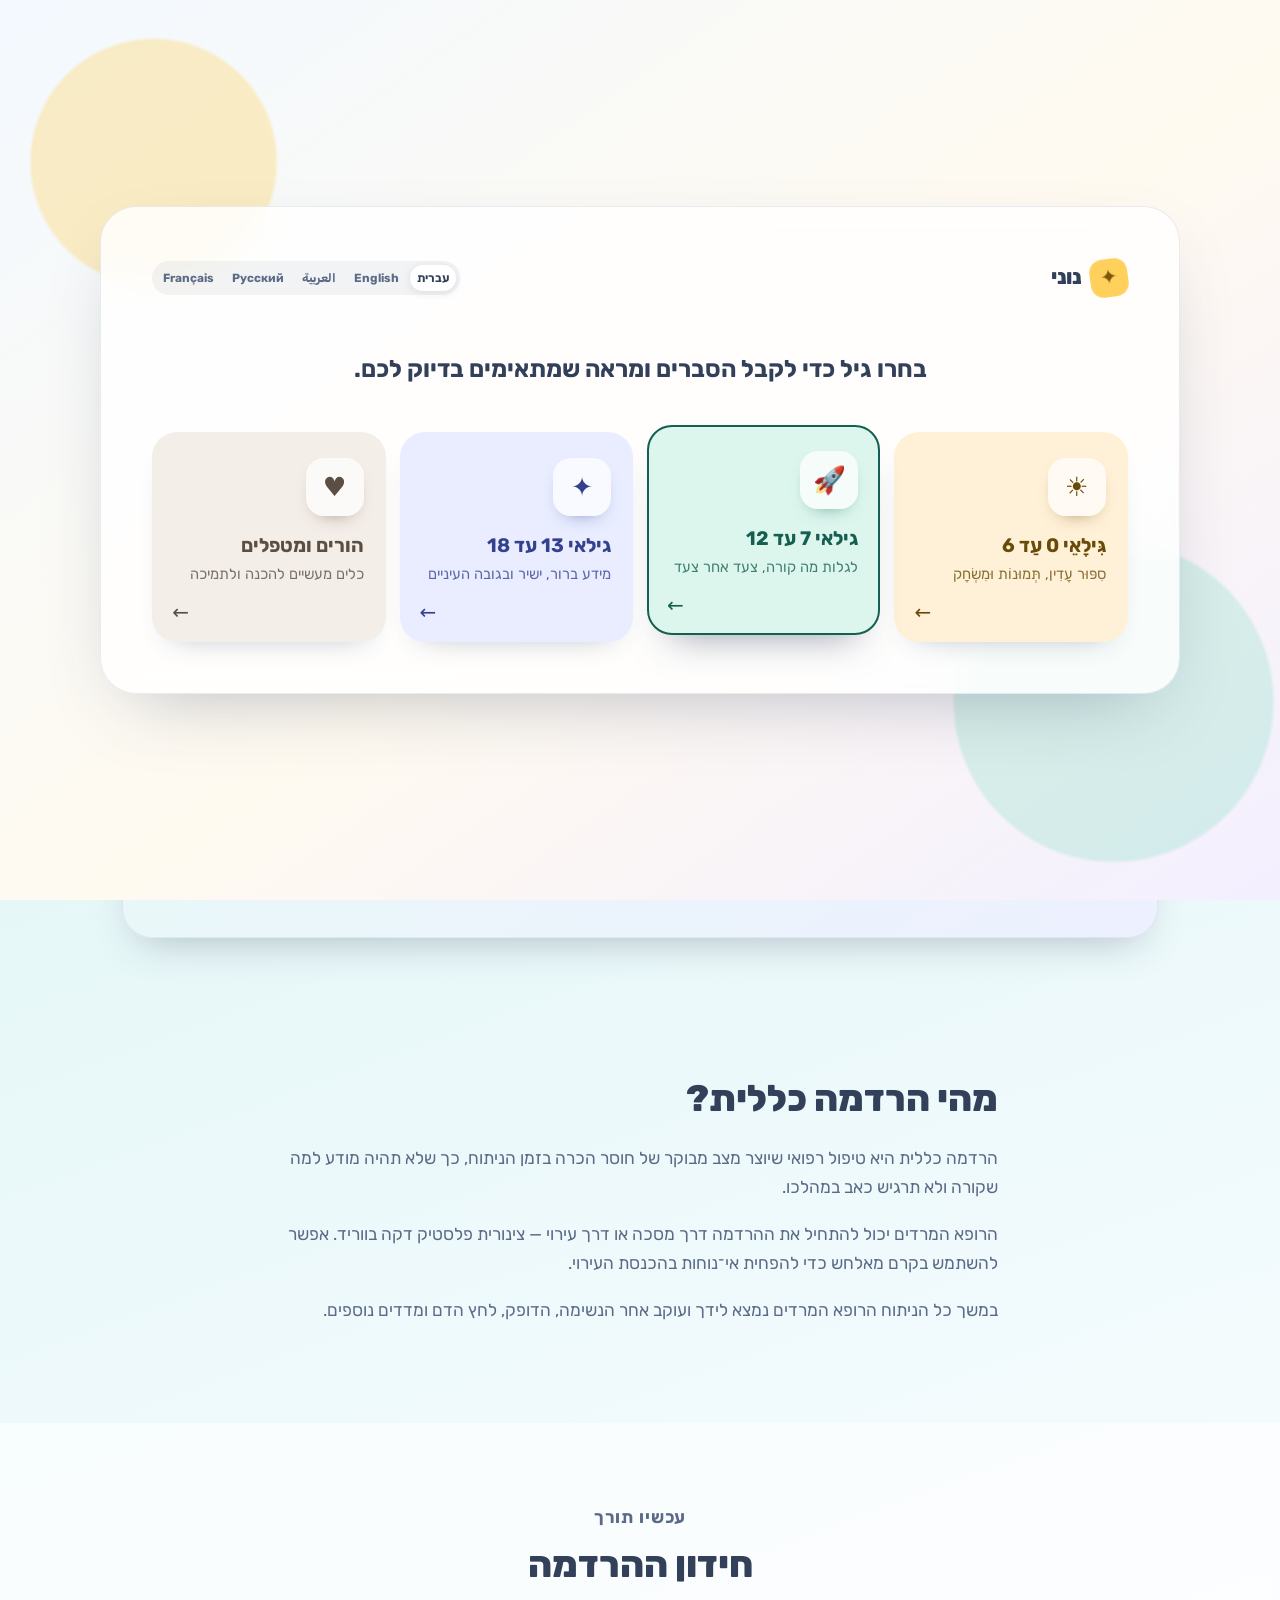
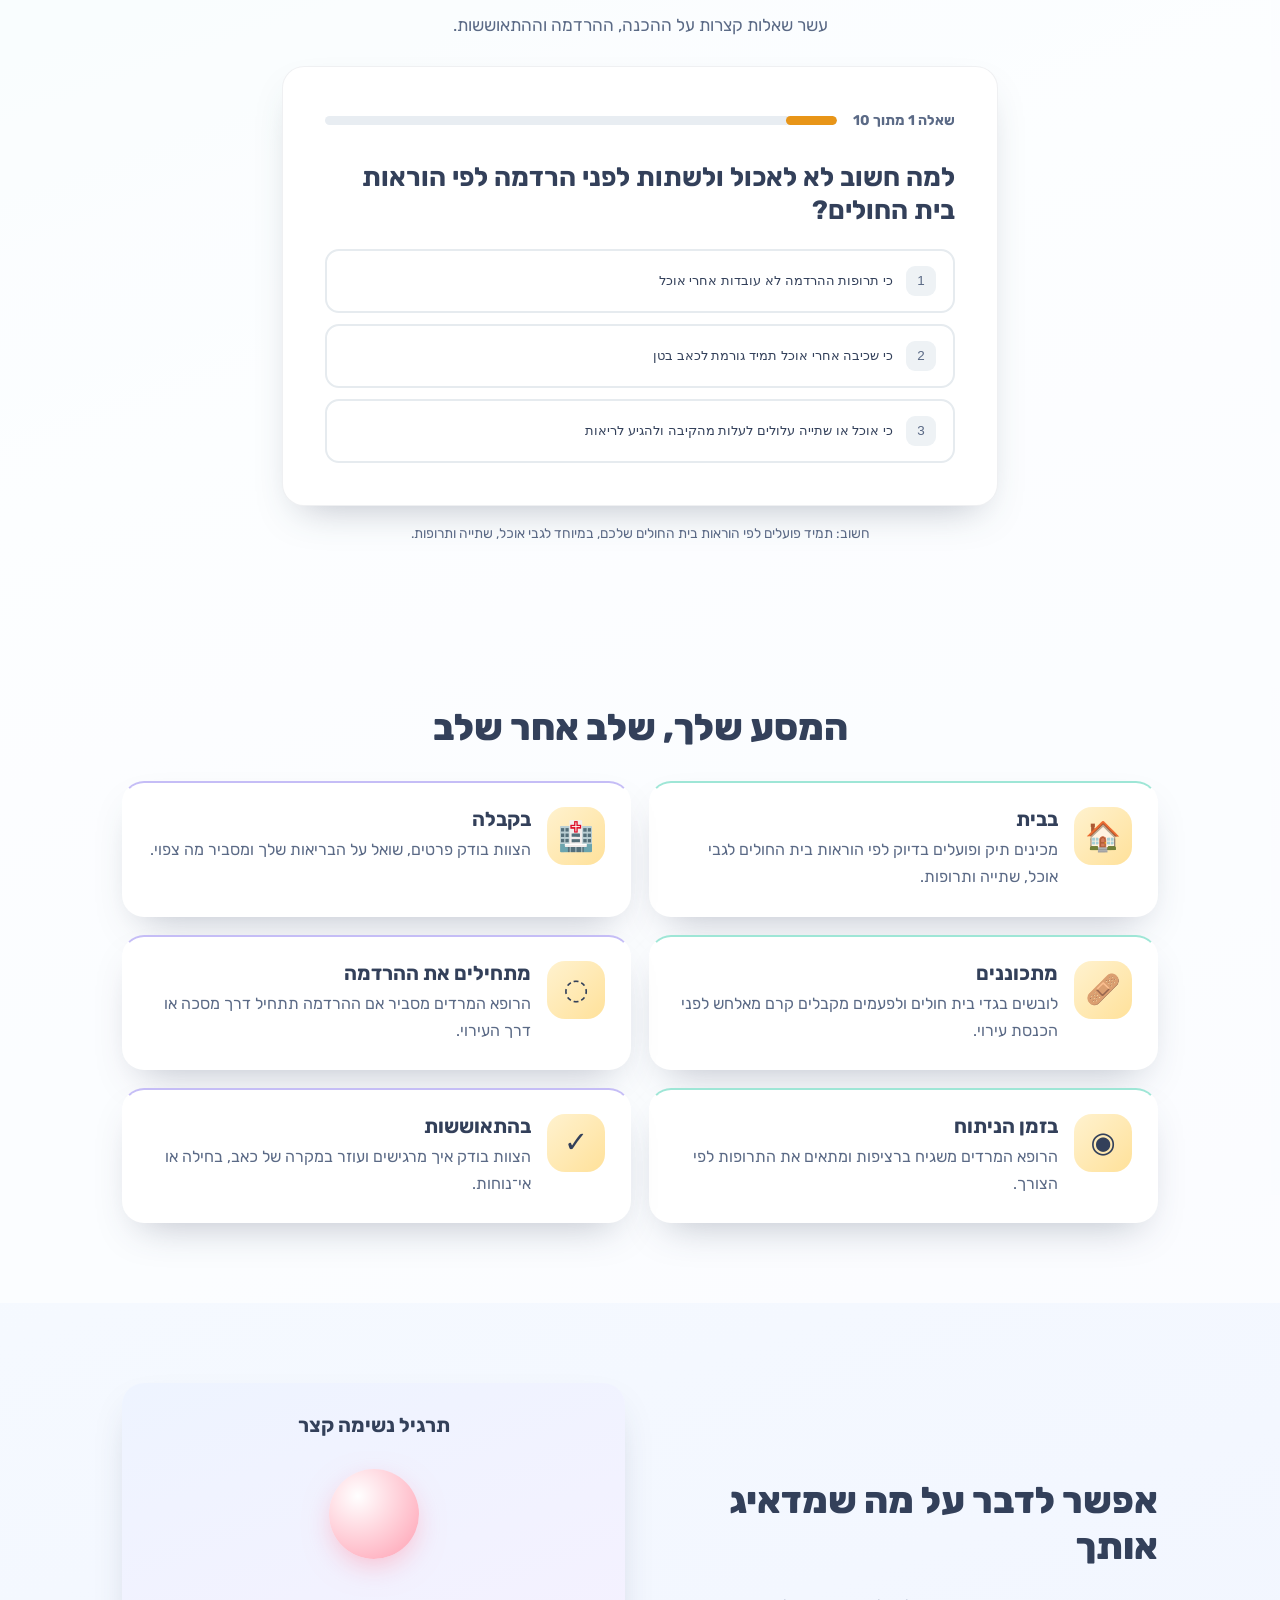
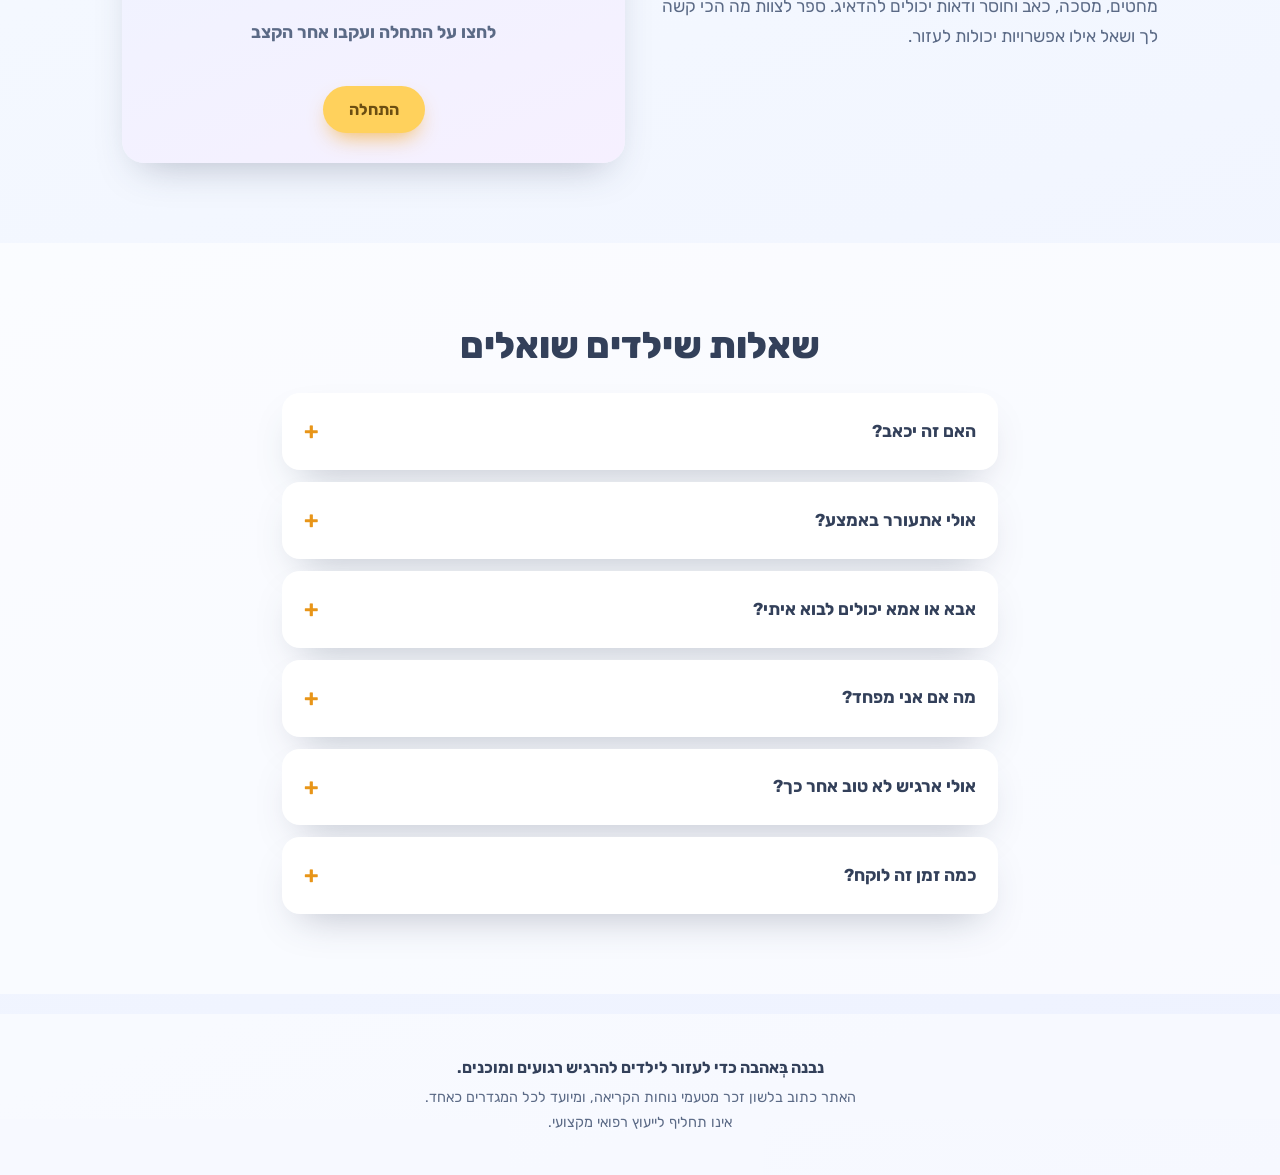
<file: equipment.html>
<!DOCTYPE html>
<html lang="he" dir="rtl">
<head>
  <meta charset="UTF-8" />
  <meta name="viewport" content="width=device-width, initial-scale=1.0" />
  <title>מכירים את הציוד – נוני</title>
  <meta name="description" data-i18n="equip_intro" content="מכירים את הציוד של בית החולים בצורה ידידותית ומרגיעה." />
  <link rel="icon" href="data:image/svg+xml,%3Csvg xmlns='http://www.w3.org/2000/svg' viewBox='0 0 100 100'%3E%3Ctext y='.9em' font-size='90'%3E%F0%9F%A9%BA%3C/text%3E%3C/svg%3E" />
  <link rel="stylesheet" href="fonts.css" />
  <link rel="stylesheet" href="styles.css?v=20260925" />
  <link rel="stylesheet" href="equipment.css?v=20260925" />
</head>
<body>
  <header class="site-header">
    <a class="brand" href="index.html" aria-label="נוני" data-i18n-aria-label="brand_name">
      <span class="brand-mark" aria-hidden="true">
        <svg viewBox="0 0 64 64" width="40" height="40">
          <path d="M 35.49 12.64 L 36.74 15.03 Q 40.23 21.67 47.62 22.94 L 50.29 23.39 Q 57.68 24.66 52.44 30.02 L 50.55 31.96 Q 45.31 37.33 46.4 44.75 L 46.79 47.42 Q 47.87 54.84 41.15 51.52 L 38.72 50.32 Q 32 47 25.28 50.32 L 22.85 51.52 Q 16.13 54.84 17.21 47.42 L 17.6 44.75 Q 18.69 37.33 13.45 31.96 L 11.56 30.02 Q 6.32 24.66 13.71 23.39 L 16.38 22.94 Q 23.77 21.67 27.26 15.03 L 28.51 12.64 Q 32 6 35.49 12.64 Z" fill="#ffd15c" stroke="#f5a623" stroke-width="2" stroke-linejoin="round"/>
          <circle cx="25" cy="30" r="2.4" fill="#4a3b2a"/><circle cx="39" cy="30" r="2.4" fill="#4a3b2a"/>
          <path d="M27 37c2 2 8 2 10 0" fill="none" stroke="#4a3b2a" stroke-width="2" stroke-linecap="round"/>
        </svg>
      </span>
      <span class="brand-name" data-i18n="brand_name">נוני</span>
    </a>
    <div class="header-menu">
    <nav class="main-nav" aria-label="ניווט ראשי" data-i18n-aria-label="aria_main">
      <a href="index.html" data-i18n="nav_home">דף הבית</a>
      <a href="story.html" data-i18n="nav_story" data-audiences="little,kids">סרטון</a>
      <a href="coloring.html" data-i18n="nav_coloring" data-audiences="little,kids">דפי צביעה</a>
    </nav>
    <div class="lang-switch" role="group" aria-label="בחירת שפה" data-i18n-aria-label="aria_language">
      <button type="button" data-lang="he" class="is-active">עברית</button>
      <button type="button" data-lang="en">English</button>
      <button type="button" data-lang="ar">العربية</button>
      <button type="button" data-lang="ru">Русский</button>
      <button type="button" data-lang="fr">Français</button>
    </div>
    </div>
    <button class="nav-toggle" aria-label="תפריט" data-i18n-aria-label="aria_menu" aria-expanded="false"><span></span><span></span><span></span></button>
  </header>

  <main class="wrap equip-main">
    <h1 data-i18n="equip_title">מכירים את הציוד</h1>
    <p class="equip-lead" data-i18n="equip_intro">לחצו על כל פריט כדי להכיר אותו ולגלות מה הוא עושה.</p>

    <div class="equip-grid">

      <!-- Soft mask -->
      <button class="gear" type="button" data-sound="mask" aria-expanded="false">
        <span class="gear-visual" style="--bg:#eaf5ff" aria-hidden="true">
          <svg viewBox="0 0 120 120">
            <path d="M60 14C60 6 92 4 102 18" fill="none" stroke="#8e7ede" stroke-width="6" stroke-linecap="round"/>
            <rect x="52" y="12" width="16" height="16" rx="4" fill="#cfc3ff" stroke="#8e7ede" stroke-width="4"/>
            <path d="M60 26c18 0 30 16 30 38 0 20-13 36-30 36S30 84 30 64c0-22 12-38 30-38z" fill="#bfe3ff" stroke="#5aa9e6" stroke-width="4"/>
            <ellipse cx="60" cy="90" rx="20" ry="11" fill="#eaf7ff" stroke="#5aa9e6" stroke-width="4"/>
          </svg>
        </span>
        <span class="gear-name" data-i18n="gear_mask_name">המסכה הרכה</span>
        <span class="gear-hint"><span aria-hidden="true">👆</span> <span data-i18n="gear_hint">לחצו כדי לגלות</span></span>
        <span class="gear-desc" data-i18n="gear_mask_desc">נושמים דרכה כמו דרך ענן רך וקטן. היא יכולה להריח כמו תות או מסטיק.</span>
      </button>

      <!-- Pulse oximeter -->
      <button class="gear" type="button" data-sound="oximeter" aria-expanded="false">
        <span class="gear-visual" style="--bg:#fff0f2" aria-hidden="true">
          <svg viewBox="0 0 120 120">
            <path d="M20 76c0-9 9-16 22-16h22v24H44c-13 0-24-4-24-8z" fill="#ffd9c2" stroke="#e8a487" stroke-width="4"/>
            <path d="M60 62c7 0 9 5 9 11s-2 11-9 11" fill="#ffe9df" stroke="#e8a487" stroke-width="3"/>
            <rect x="58" y="50" width="36" height="44" rx="9" fill="#eef1ff" stroke="#5f6bd8" stroke-width="4"/>
            <circle cx="76" cy="72" r="7" fill="#ff5a6e"/>
            <circle cx="76" cy="72" r="13" fill="none" stroke="#ff9db0" stroke-width="3" opacity=".7"/>
            <path d="M68 40h5l3-6 4 11 3-7 2 3h6" fill="none" stroke="#5f6bd8" stroke-width="3" stroke-linecap="round" stroke-linejoin="round"/>
          </svg>
        </span>
        <span class="gear-name" data-i18n="gear_oximeter_name">האור על האצבע</span>
        <span class="gear-hint"><span aria-hidden="true">👆</span> <span data-i18n="gear_hint">לחצו כדי לגלות</span></span>
        <span class="gear-desc" data-i18n="gear_oximeter_desc">הוא מחבק בעדינות את קצה האצבע באור אדום רך וסופר את פעימות הלב. זה בכלל לא כואב – רק מדגדג קצת.</span>
      </button>

      <!-- Blood-pressure cuff -->
      <button class="gear" type="button" data-sound="cuff" aria-expanded="false">
        <span class="gear-visual" style="--bg:#e9f8f2" aria-hidden="true">
          <svg viewBox="0 0 120 120">
            <rect x="14" y="52" width="92" height="28" rx="14" fill="#ffd9c2" stroke="#e8a487" stroke-width="4"/>
            <rect x="40" y="42" width="42" height="48" rx="8" fill="#8fd6c0" stroke="#3fae91" stroke-width="4"/>
            <path d="M80 50c12-1 14-4 14-12" fill="none" stroke="#3fae91" stroke-width="4" stroke-linecap="round"/>
            <circle cx="94" cy="32" r="13" fill="#fff" stroke="#3fae91" stroke-width="4"/>
            <path d="M94 32l7-5" stroke="#e8556e" stroke-width="3" stroke-linecap="round"/>
          </svg>
        </span>
        <span class="gear-name" data-i18n="gear_cuff_name">חיבוק ליד</span>
        <span class="gear-hint"><span aria-hidden="true">👆</span> <span data-i18n="gear_hint">לחצו כדי לגלות</span></span>
        <span class="gear-desc" data-i18n="gear_cuff_desc">הוא לוחץ לך על היד בעדינות, כמו חיבוק קטן, ואז משחרר.</span>
      </button>

      <!-- Stethoscope -->
      <button class="gear" type="button" data-sound="steth" aria-expanded="false">
        <span class="gear-visual" style="--bg:#eef1ff" aria-hidden="true">
          <svg viewBox="0 0 120 120">
            <circle cx="34" cy="20" r="6" fill="#5f6bd8"/>
            <circle cx="74" cy="20" r="6" fill="#5f6bd8"/>
            <path d="M34 25C34 54 60 54 60 68C60 86 44 90 44 102" fill="none" stroke="#5f6bd8" stroke-width="6" stroke-linecap="round"/>
            <path d="M74 25C74 54 60 54 60 68" fill="none" stroke="#5f6bd8" stroke-width="6" stroke-linecap="round"/>
            <circle cx="44" cy="104" r="14" fill="#cfe0ff" stroke="#5f6bd8" stroke-width="5"/>
            <circle cx="44" cy="104" r="5" fill="#5f6bd8"/>
          </svg>
        </span>
        <span class="gear-name" data-i18n="gear_steth_name">מכשיר ההקשבה</span>
        <span class="gear-hint"><span aria-hidden="true">👆</span> <span data-i18n="gear_hint">לחצו כדי לגלות</span></span>
        <span class="gear-desc" data-i18n="gear_steth_desc">הרופא מקשיב איתו איך הלב שלך עושה בום־בום. אולי זה ירגיש קצת קריר.</span>
      </button>

      <!-- Name bracelet -->
      <button class="gear" type="button" data-sound="band" aria-expanded="false">
        <span class="gear-visual" style="--bg:#fff0f5" aria-hidden="true">
          <svg viewBox="0 0 120 120">
            <path d="M60 24a36 36 0 1 0 .1 0z" fill="none" stroke="#ffb3c1" stroke-width="12"/>
            <rect x="30" y="48" width="60" height="24" rx="6" fill="#fff" stroke="#f48fb1" stroke-width="4"/>
            <path d="M40 57h40M40 65h26" stroke="#f48fb1" stroke-width="3" stroke-linecap="round"/>
          </svg>
        </span>
        <span class="gear-name" data-i18n="gear_band_name">הצמיד עם השם שלך</span>
        <span class="gear-hint"><span aria-hidden="true">👆</span> <span data-i18n="gear_hint">לחצו כדי לגלות</span></span>
        <span class="gear-desc" data-i18n="gear_band_desc">צמיד רך עם השם שלך, כדי שכולם בבית החולים ידעו שזה אתה.</span>
      </button>

      <!-- Numbing cream -->
      <button class="gear" type="button" data-sound="cream" aria-expanded="false">
        <span class="gear-visual" style="--bg:#eafaf3" aria-hidden="true">
          <svg viewBox="0 0 120 120">
            <rect x="46" y="40" width="30" height="60" rx="10" fill="#d9f2e8" stroke="#3fae91" stroke-width="4"/>
            <rect x="52" y="26" width="18" height="16" rx="4" fill="#3fae91"/>
            <rect x="52" y="58" width="18" height="26" rx="3" fill="#fff" stroke="#3fae91" stroke-width="3"/>
            <path d="M61 62l2 5 5 .4-4 3 1 5-4-3-4 3 1-5-4-3 5-.4z" fill="#ffd15c"/>
            <path d="M88 32l2 6 6 2-6 2-2 6-2-6-6-2 6-2z" fill="#ffd15c"/>
            <circle cx="34" cy="50" r="3" fill="#ffd15c"/>
          </svg>
        </span>
        <span class="gear-name" data-i18n="gear_cream_name">קרם הקסם</span>
        <span class="gear-hint"><span aria-hidden="true">👆</span> <span data-i18n="gear_hint">לחצו כדי לגלות</span></span>
        <span class="gear-desc" data-i18n="gear_cream_desc">קרם קטן שגורם לנקודה על היד להיות רדומה, כך שכמעט לא מרגישים שם כלום.</span>
      </button>

    </div>

    <section class="real-equipment" data-audiences="little,kids" aria-labelledby="real-equipment-title">
      <div class="real-equipment-heading">
        <p class="eyebrow" data-i18n="photo_gallery_eyebrow">הציוד האמיתי מקרוב</p>
        <h2 id="real-equipment-title" data-i18n="photo_gallery_title">רואים איך זה נראה</h2>
        <p data-i18n="photo_gallery_intro">תמונות אמיתיות יכולות לעזור להכיר את הציוד לפני שמגיעים לבית החולים. בכל בית חולים הציוד יכול להיראות מעט שונה.</p>
      </div>

      <div class="real-photo-grid">
        <div class="real-photo-row real-photo-row-top">
          <figure class="real-photo-card real-photo-stethoscope" aria-labelledby="photo-stethoscope-caption">
            <img src="assets/equipment-photos/stethoscope.jpeg" alt="" width="1626" height="2048" loading="lazy" decoding="async" />
            <figcaption id="photo-stethoscope-caption" data-i18n="photo_stethoscope">סטטוסקופ אמיתי</figcaption>
          </figure>
          <figure class="real-photo-card real-photo-wide" aria-labelledby="photo-iv-caption">
            <img src="assets/equipment-photos/iv-bears.jpeg" alt="" width="2048" height="1573" loading="lazy" decoding="async" />
            <figcaption id="photo-iv-caption" data-i18n="photo_iv">צינורית קטנה ביד עם מדבקות של דובים</figcaption>
          </figure>
        </div>
        <div class="real-photo-row real-photo-row-masks">
          <figure class="real-photo-card real-photo-tall real-photo-rabbit" aria-labelledby="photo-rabbit-lying-caption">
            <img src="assets/equipment-photos/rabbit-mask-lying.jpeg" alt="" width="908" height="2016" loading="lazy" decoding="async" />
            <figcaption id="photo-rabbit-lying-caption" data-i18n="photo_rabbit_lying">הארנב מתרגל לנשום דרך המסכה בשכיבה</figcaption>
          </figure>
          <figure class="real-photo-card real-photo-tall real-photo-rabbit" aria-labelledby="photo-rabbit-sitting-caption">
            <img src="assets/equipment-photos/rabbit-mask-sitting.jpeg" alt="" width="908" height="2016" loading="lazy" decoding="async" />
            <figcaption id="photo-rabbit-sitting-caption" data-i18n="photo_rabbit_sitting">הארנב מחזיק את המסכה בעדינות</figcaption>
          </figure>
          <figure class="real-photo-card real-photo-tall real-photo-goat" aria-labelledby="photo-goat-caption">
            <img src="assets/equipment-photos/goat-mask.jpeg" alt="" width="1256" height="2048" loading="lazy" decoding="async" />
            <figcaption id="photo-goat-caption" data-i18n="photo_goat">העז מכירה את המסכה מקרוב</figcaption>
          </figure>
        </div>
      </div>
    </section>
  </main>

  <footer class="site-footer">
    <div class="wrap">
      <p class="footer-disclaimer" data-i18n="footer_disclaimer">אינו תחליף לייעוץ רפואי מקצועי.</p>
    </div>
  </footer>

  <script src="i18n.js?v=20260925-2"></script>
  <script src="app.js?v=20260925"></script>
  <script src="equipment.js?v=20260925"></script>
</body>
</html>
</file>
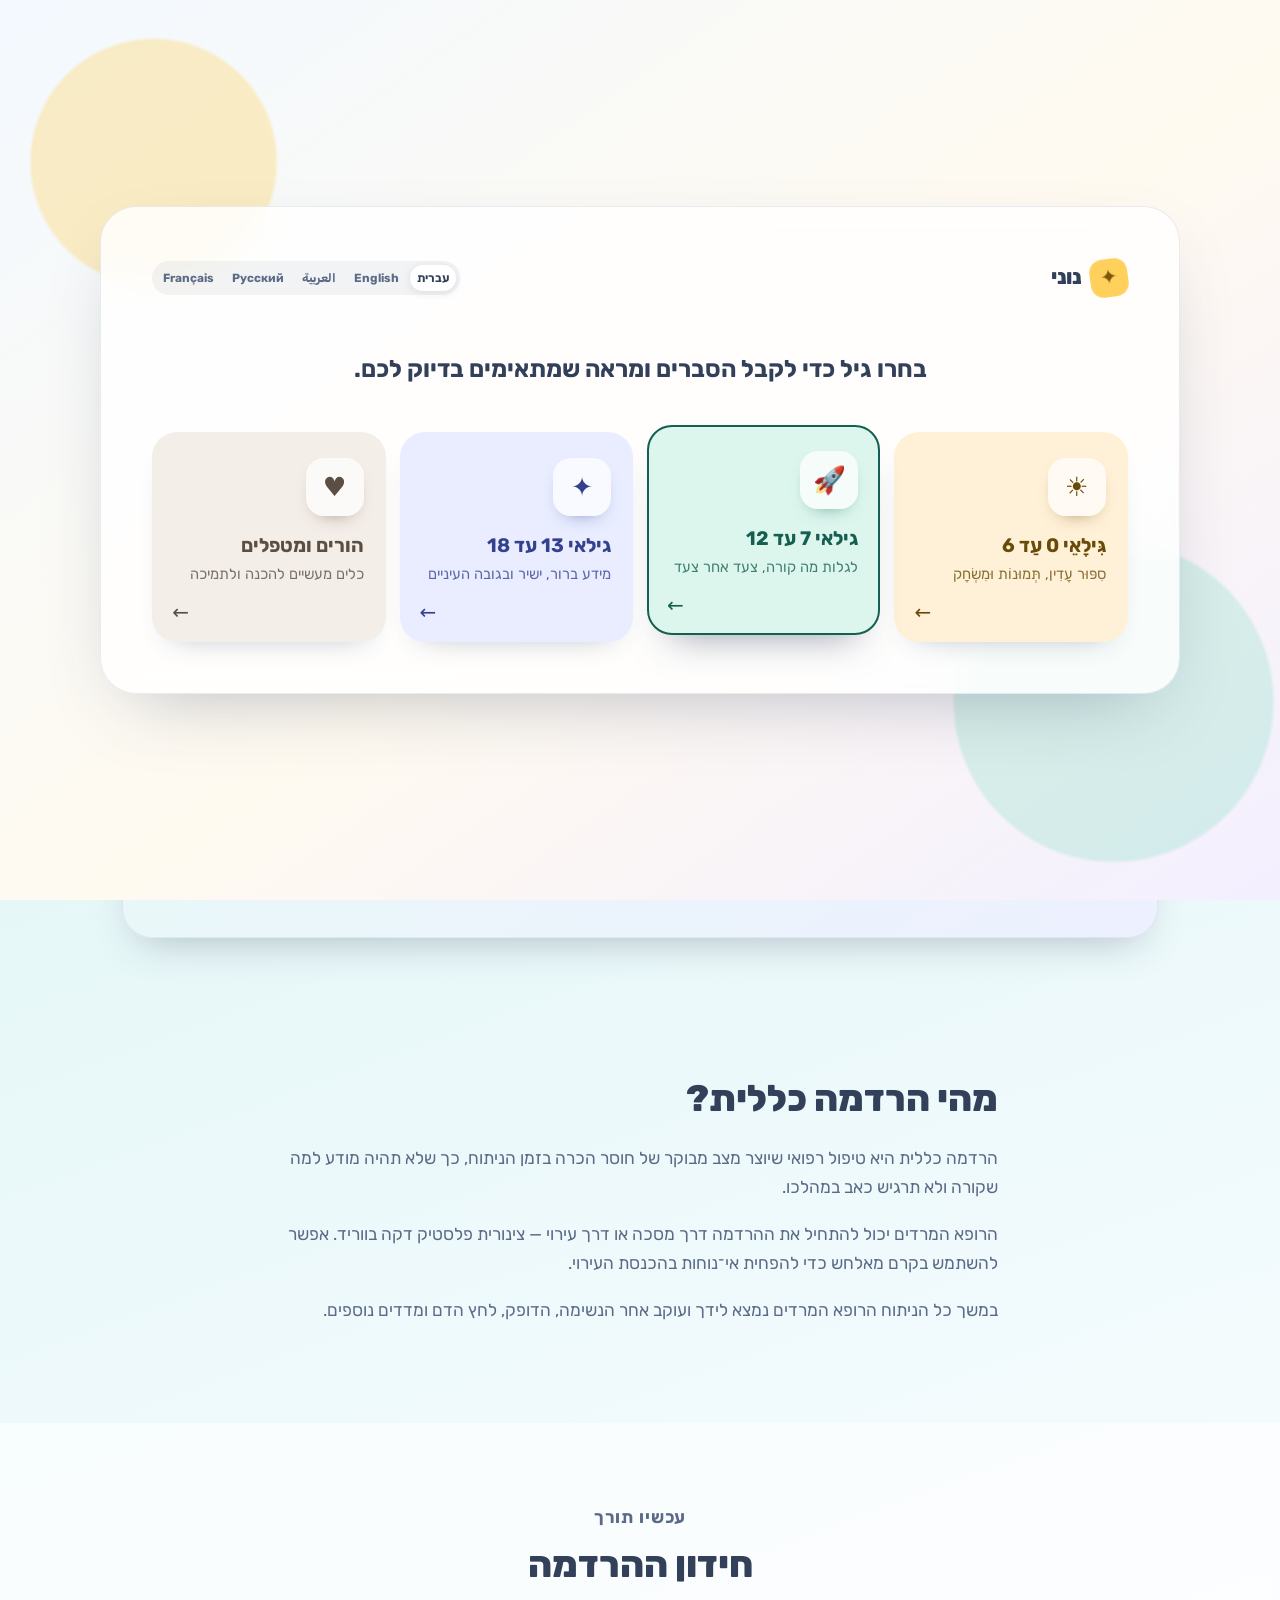
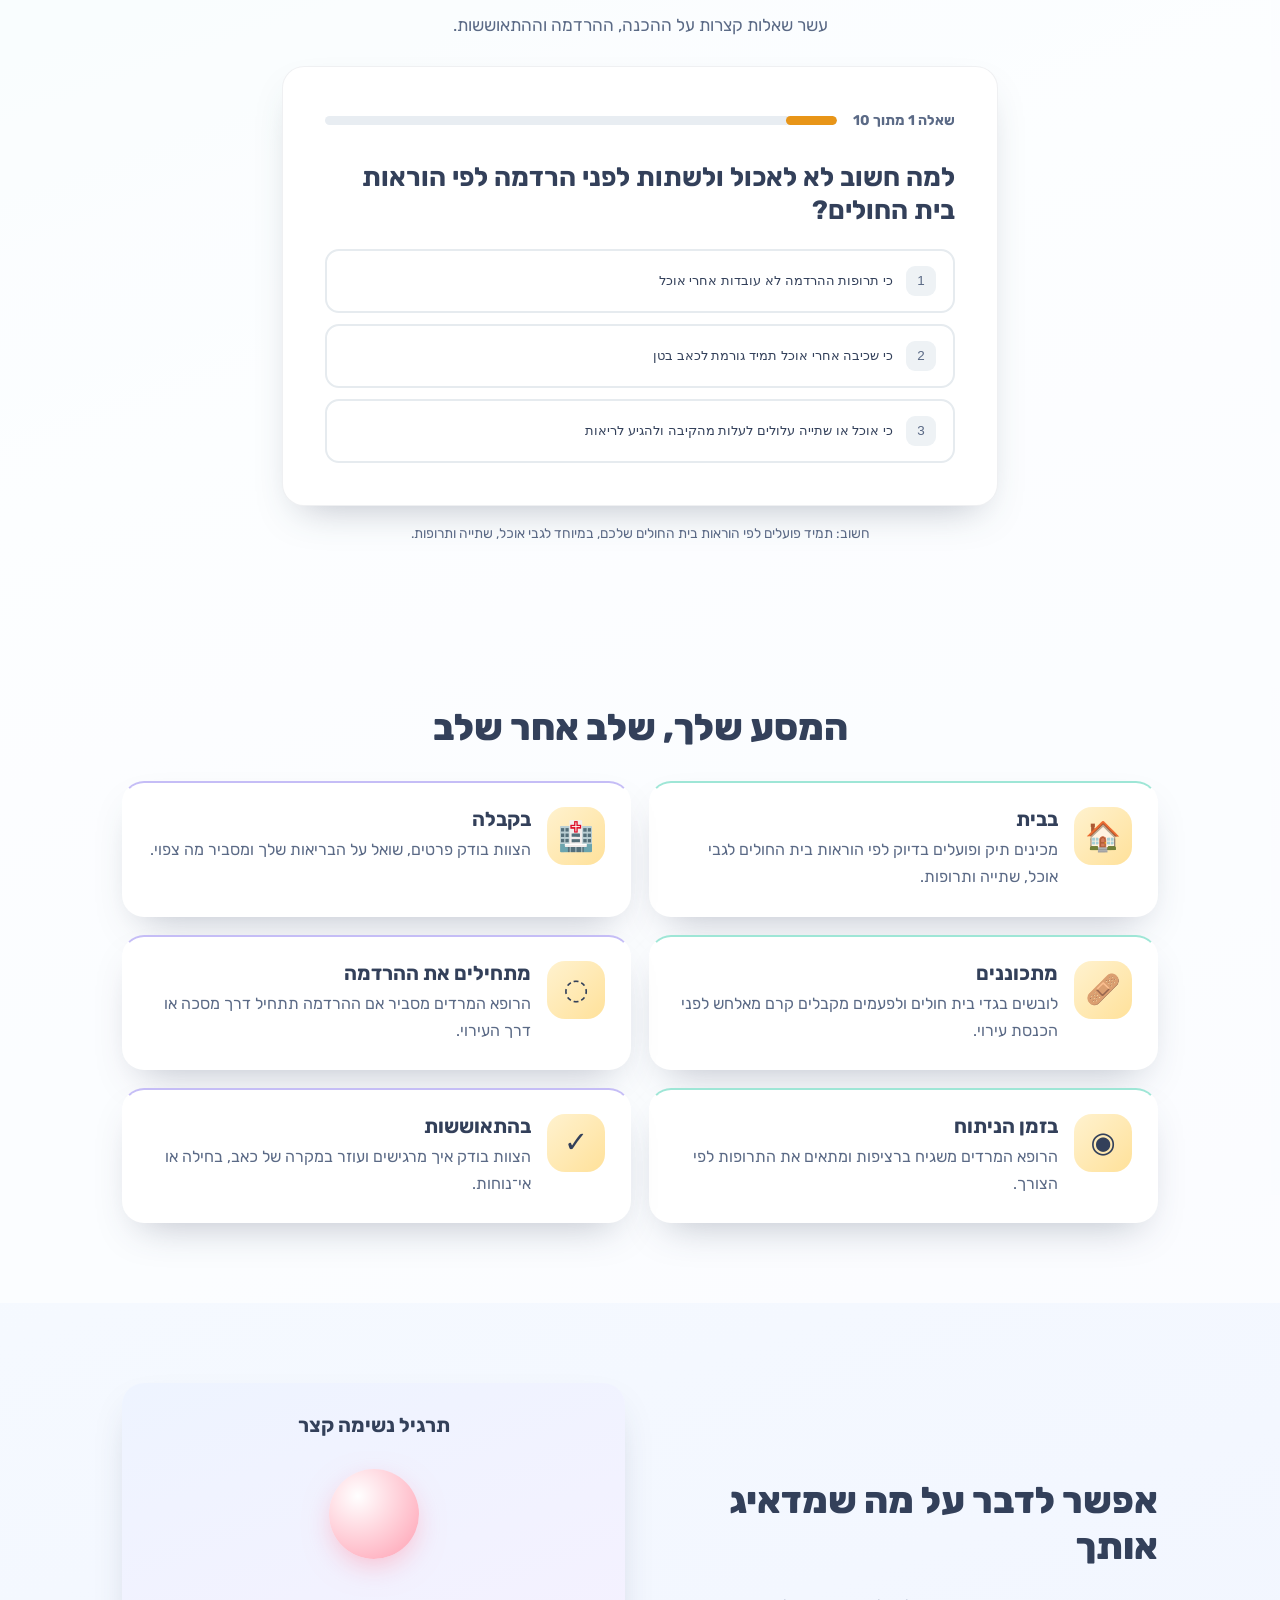
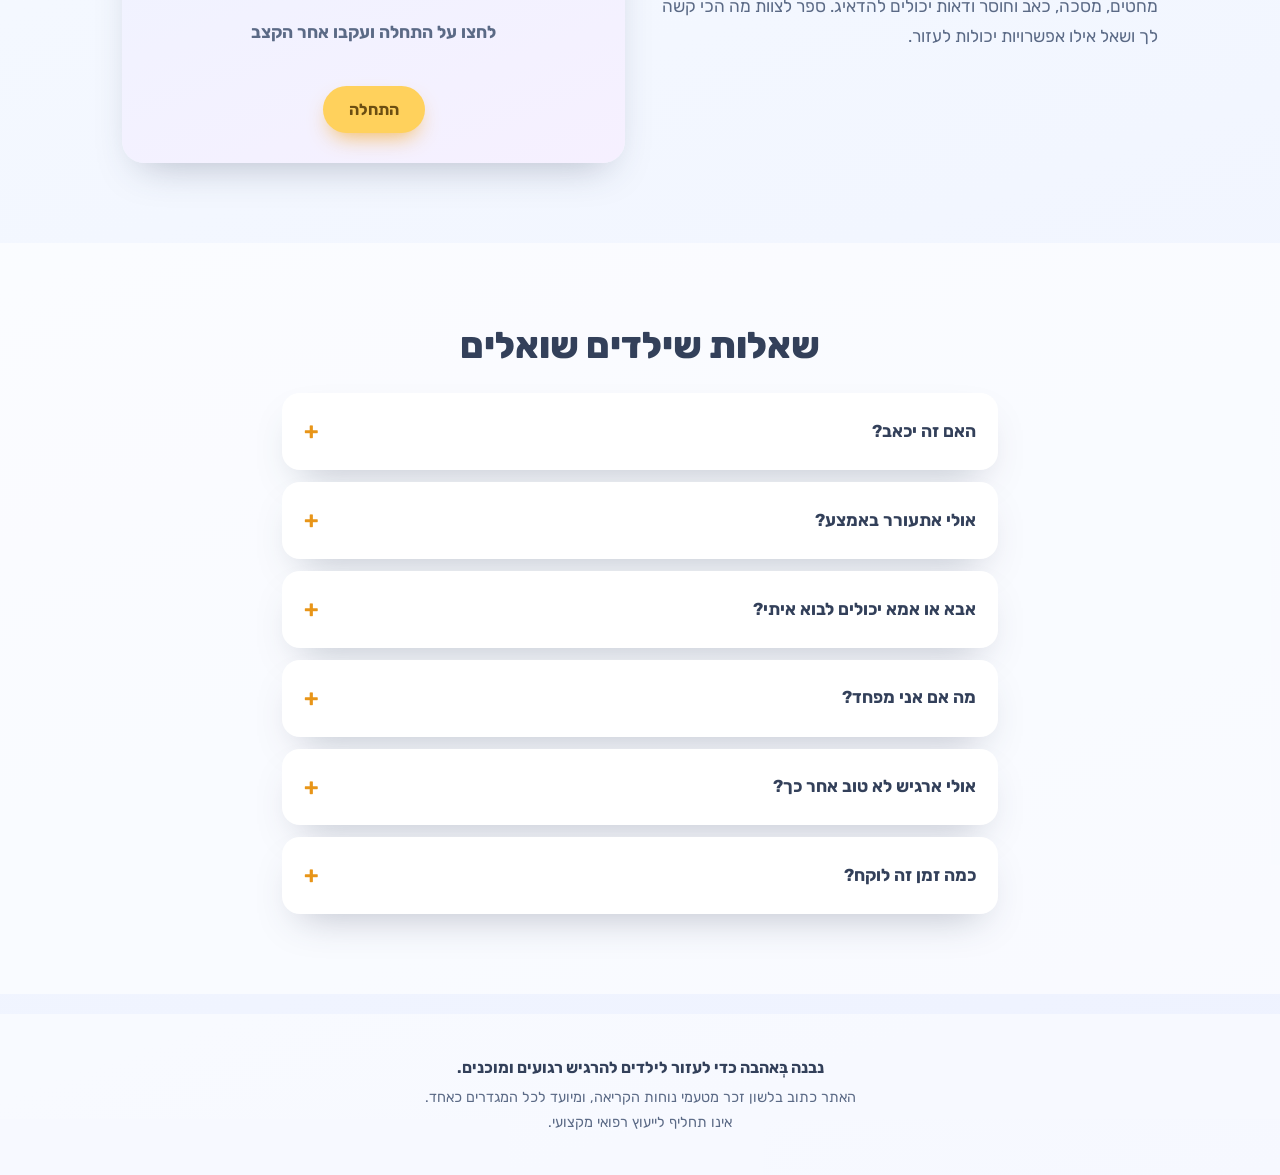
<file: story.html>
<!DOCTYPE html>
<html lang="he" dir="rtl">
<head>
  <meta charset="UTF-8" />
  <meta name="viewport" content="width=device-width, initial-scale=1.0" />
  <title>היום של נוני בבית החולים</title>
  <meta name="description" data-i18n="story_sub" content="סרטון קצר בלי מילים על היום של נוני בבית החולים." />
  <link rel="icon" href="data:image/svg+xml,%3Csvg xmlns='http://www.w3.org/2000/svg' viewBox='0 0 100 100'%3E%3Ctext y='.9em' font-size='90'%3E%F0%9F%8E%AC%3C/text%3E%3C/svg%3E" />
  <link rel="stylesheet" href="fonts.css" />
  <link rel="stylesheet" href="styles.css?v=20260925" />
  <link rel="stylesheet" href="story.css?v=20260925" />
</head>
<body>
  <header class="site-header">
    <a class="brand" href="index.html" aria-label="נוני" data-i18n-aria-label="brand_name">
      <span class="brand-mark" aria-hidden="true">
        <svg viewBox="0 0 64 64" width="40" height="40">
          <path d="M 35.49 12.64 L 36.74 15.03 Q 40.23 21.67 47.62 22.94 L 50.29 23.39 Q 57.68 24.66 52.44 30.02 L 50.55 31.96 Q 45.31 37.33 46.4 44.75 L 46.79 47.42 Q 47.87 54.84 41.15 51.52 L 38.72 50.32 Q 32 47 25.28 50.32 L 22.85 51.52 Q 16.13 54.84 17.21 47.42 L 17.6 44.75 Q 18.69 37.33 13.45 31.96 L 11.56 30.02 Q 6.32 24.66 13.71 23.39 L 16.38 22.94 Q 23.77 21.67 27.26 15.03 L 28.51 12.64 Q 32 6 35.49 12.64 Z" fill="#ffd15c" stroke="#f5a623" stroke-width="2" stroke-linejoin="round"/>
          <circle cx="25" cy="30" r="2.4" fill="#4a3b2a"/><circle cx="39" cy="30" r="2.4" fill="#4a3b2a"/>
          <path d="M27 37c2 2 8 2 10 0" fill="none" stroke="#4a3b2a" stroke-width="2" stroke-linecap="round"/>
        </svg>
      </span>
      <span class="brand-name" data-i18n="brand_name">נוני</span>
    </a>
    <div class="header-menu">
    <nav class="main-nav" aria-label="ניווט ראשי" data-i18n-aria-label="aria_main">
      <a href="index.html" data-i18n="nav_home">דף הבית</a>
      <a href="coloring.html" data-i18n="nav_coloring" data-audiences="little,kids">דפי צביעה</a>
      <a href="equipment.html" data-i18n="nav_equipment" data-audiences="little,kids">הציוד</a>
    </nav>
    <div class="lang-switch" role="group" aria-label="בחירת שפה" data-i18n-aria-label="aria_language">
      <button type="button" data-lang="he" class="is-active">עברית</button>
      <button type="button" data-lang="en">English</button>
      <button type="button" data-lang="ar">العربية</button>
      <button type="button" data-lang="ru">Русский</button>
      <button type="button" data-lang="fr">Français</button>
    </div>
    </div>
    <button class="nav-toggle" aria-label="תפריט" data-i18n-aria-label="aria_menu" aria-expanded="false"><span></span><span></span><span></span></button>
  </header>

  <main class="story-main">
    <h1 data-i18n="story_title">היום של נוני בבית החולים</h1>
    <p class="story-sub" data-i18n="story_sub">סרטון קצר בלי מילים – מתאים גם לקטנטנים שעוד לא קוראים.</p>

    <!-- Reusable characters -->
    <svg width="0" height="0" aria-hidden="true" style="position:absolute">
      <defs>
        <symbol id="nuni" viewBox="0 0 240 240">
          <path d="M 131.82 43.16 L 137.56 54.39 Q 149.39 77.55 175.07 81.64 L 187.53 83.63 Q 213.2 87.72 194.84 106.12 L 185.92 115.05 Q 167.55 133.45 171.6 159.13 L 173.56 171.6 Q 177.6 197.28 154.43 185.5 L 143.18 179.78 Q 120 168 96.82 179.78 L 85.57 185.5 Q 62.4 197.28 66.44 171.6 L 68.4 159.13 Q 72.45 133.45 54.08 115.05 L 45.16 106.12 Q 26.8 87.72 52.47 83.63 L 64.93 81.64 Q 90.61 77.55 102.44 54.39 L 108.18 43.16 Q 120 20 131.82 43.16 Z" fill="#ffd15c" stroke="#f5a623" stroke-width="6" stroke-linejoin="round"/>
          <circle cx="103" cy="106" r="8" fill="#4a3b2a"/><circle cx="137" cy="106" r="8" fill="#4a3b2a"/>
          <circle cx="105" cy="103" r="2.6" fill="#fff"/><circle cx="139" cy="103" r="2.6" fill="#fff"/>
          <circle cx="86" cy="122" r="10" fill="#ff9db0" opacity=".6"/><circle cx="154" cy="122" r="10" fill="#ff9db0" opacity=".6"/>
          <path d="M104 128c8 9 24 9 32 0" fill="none" stroke="#4a3b2a" stroke-width="6" stroke-linecap="round"/>
        </symbol>
        <symbol id="nuniSleep" viewBox="0 0 240 240">
          <path d="M 131.82 43.16 L 137.56 54.39 Q 149.39 77.55 175.07 81.64 L 187.53 83.63 Q 213.2 87.72 194.84 106.12 L 185.92 115.05 Q 167.55 133.45 171.6 159.13 L 173.56 171.6 Q 177.6 197.28 154.43 185.5 L 143.18 179.78 Q 120 168 96.82 179.78 L 85.57 185.5 Q 62.4 197.28 66.44 171.6 L 68.4 159.13 Q 72.45 133.45 54.08 115.05 L 45.16 106.12 Q 26.8 87.72 52.47 83.63 L 64.93 81.64 Q 90.61 77.55 102.44 54.39 L 108.18 43.16 Q 120 20 131.82 43.16 Z" fill="#ffd15c" stroke="#f5a623" stroke-width="6" stroke-linejoin="round"/>
          <path d="M95 108c5 6 15 6 20 0" fill="none" stroke="#4a3b2a" stroke-width="5" stroke-linecap="round"/>
          <path d="M125 108c5 6 15 6 20 0" fill="none" stroke="#4a3b2a" stroke-width="5" stroke-linecap="round"/>
          <circle cx="86" cy="124" r="10" fill="#ff9db0" opacity=".6"/><circle cx="154" cy="124" r="10" fill="#ff9db0" opacity=".6"/>
          <path d="M108 130c6 5 18 5 24 0" fill="none" stroke="#4a3b2a" stroke-width="5" stroke-linecap="round"/>
        </symbol>

        <!-- Same characters, now wearing hospital pyjamas -->
        <symbol id="nuniPj" viewBox="0 0 240 240">
          <path d="M 131.82 43.16 L 137.56 54.39 Q 149.39 77.55 175.07 81.64 L 187.53 83.63 Q 213.2 87.72 194.84 106.12 L 185.92 115.05 Q 167.55 133.45 171.6 159.13 L 173.56 171.6 Q 177.6 197.28 154.43 185.5 L 143.18 179.78 Q 120 168 96.82 179.78 L 85.57 185.5 Q 62.4 197.28 66.44 171.6 L 68.4 159.13 Q 72.45 133.45 54.08 115.05 L 45.16 106.12 Q 26.8 87.72 52.47 83.63 L 64.93 81.64 Q 90.61 77.55 102.44 54.39 L 108.18 43.16 Q 120 20 131.82 43.16 Z" fill="#ffd15c" stroke="#f5a623" stroke-width="6" stroke-linejoin="round"/>
          <circle cx="103" cy="106" r="8" fill="#4a3b2a"/><circle cx="137" cy="106" r="8" fill="#4a3b2a"/>
          <circle cx="105" cy="103" r="2.6" fill="#fff"/><circle cx="139" cy="103" r="2.6" fill="#fff"/>
          <circle cx="86" cy="122" r="10" fill="#ff9db0" opacity=".6"/><circle cx="154" cy="122" r="10" fill="#ff9db0" opacity=".6"/>
          <path d="M104 128c8 9 24 9 32 0" fill="none" stroke="#4a3b2a" stroke-width="6" stroke-linecap="round"/>
          <path d="M80 142h80l-6 30q-34 -6 -68 0z" fill="#b7a8f2" stroke="#8e7ede" stroke-width="5" stroke-linejoin="round"/>
          <line x1="86" y1="152" x2="154" y2="152" stroke="#8e7ede" stroke-width="4"/>
          <line x1="87" y1="163" x2="153" y2="163" stroke="#8e7ede" stroke-width="4"/>
        </symbol>
        <symbol id="nuniSleepPj" viewBox="0 0 240 240">
          <path d="M 131.82 43.16 L 137.56 54.39 Q 149.39 77.55 175.07 81.64 L 187.53 83.63 Q 213.2 87.72 194.84 106.12 L 185.92 115.05 Q 167.55 133.45 171.6 159.13 L 173.56 171.6 Q 177.6 197.28 154.43 185.5 L 143.18 179.78 Q 120 168 96.82 179.78 L 85.57 185.5 Q 62.4 197.28 66.44 171.6 L 68.4 159.13 Q 72.45 133.45 54.08 115.05 L 45.16 106.12 Q 26.8 87.72 52.47 83.63 L 64.93 81.64 Q 90.61 77.55 102.44 54.39 L 108.18 43.16 Q 120 20 131.82 43.16 Z" fill="#ffd15c" stroke="#f5a623" stroke-width="6" stroke-linejoin="round"/>
          <path d="M95 108c5 6 15 6 20 0" fill="none" stroke="#4a3b2a" stroke-width="5" stroke-linecap="round"/>
          <path d="M125 108c5 6 15 6 20 0" fill="none" stroke="#4a3b2a" stroke-width="5" stroke-linecap="round"/>
          <circle cx="86" cy="124" r="10" fill="#ff9db0" opacity=".6"/><circle cx="154" cy="124" r="10" fill="#ff9db0" opacity=".6"/>
          <path d="M108 130c6 5 18 5 24 0" fill="none" stroke="#4a3b2a" stroke-width="5" stroke-linecap="round"/>
          <path d="M80 142h80l-6 30q-34 -6 -68 0z" fill="#b7a8f2" stroke="#8e7ede" stroke-width="5" stroke-linejoin="round"/>
          <line x1="86" y1="152" x2="154" y2="152" stroke="#8e7ede" stroke-width="4"/>
          <line x1="87" y1="163" x2="153" y2="163" stroke="#8e7ede" stroke-width="4"/>
        </symbol>
      </defs>
    </svg>

    <!-- ================= STAGE ================= -->
    <div class="stage" id="stage">

      <!-- Scene 1 — waking up at home -->
      <svg class="scene" viewBox="0 0 960 560" style="--dur:15s">
        <rect width="960" height="560" fill="#dcecff"/>
        <rect y="430" width="960" height="130" fill="#f3e2c6"/>
        <rect x="110" y="70" width="220" height="170" rx="10" fill="#bfe6ff" stroke="#fff" stroke-width="10"/>
        <line x1="220" y1="70" x2="220" y2="240" stroke="#fff" stroke-width="8"/>
        <line x1="110" y1="155" x2="330" y2="155" stroke="#fff" stroke-width="8"/>
        <g class="sunrise"><circle cx="220" cy="200" r="34" fill="#ffd15c"/></g>
        <!-- bed -->
        <rect x="470" y="360" width="380" height="90" rx="20" fill="#fff" stroke="#c9d6ea" stroke-width="6"/>
        <rect x="470" y="330" width="120" height="70" rx="18" fill="#ffe4ea" stroke="#c9d6ea" stroke-width="6"/>
        <rect x="450" y="300" width="40" height="150" rx="12" fill="#fff" stroke="#c9d6ea" stroke-width="6"/>
        <!-- Nuni asleep then awake -->
        <use class="fadeOutMid" href="#nuniSleep" x="560" y="250" width="150" height="150"/>
        <use class="fadeInMid" href="#nuni" x="560" y="238" width="150" height="150"/>
        <g class="zzz fadeOutMid float" fill="#8aa0c4" font-family="Rubik" font-weight="700">
          <text x="690" y="270" font-size="26">z</text>
          <text x="712" y="250" font-size="34">Z</text>
        </g>
      </svg>

      <!-- Scene 2 — no breakfast, apple juice ok -->
      <svg class="scene" viewBox="0 0 960 560" style="--dur:20s">
        <rect width="960" height="560" fill="#ffe9d6"/>
        <rect y="430" width="960" height="130" fill="#f0d3b0"/>
        <!-- table -->
        <rect x="250" y="360" width="470" height="26" rx="8" fill="#c88a5a"/>
        <rect x="280" y="386" width="18" height="70" fill="#c88a5a"/>
        <rect x="672" y="386" width="18" height="70" fill="#c88a5a"/>
        <!-- breakfast, sitting on the table (dims later) -->
        <g class="fadeOutLate">
          <ellipse cx="400" cy="346" rx="70" ry="14" fill="#fff" stroke="#e5cdb0" stroke-width="4"/>
          <circle cx="384" cy="322" r="20" fill="#fff8e1" stroke="#f0d98a" stroke-width="4"/>
          <circle cx="384" cy="322" r="8" fill="#ffc93c"/>
          <rect x="408" y="306" width="34" height="30" rx="6" fill="#e7b56b" stroke="#c98f45" stroke-width="3"/>
        </g>
        <!-- no sign over breakfast -->
        <g class="popIn">
          <circle cx="400" cy="326" r="50" fill="none" stroke="#e5484d" stroke-width="10"/>
          <line x1="365" y1="291" x2="435" y2="361" stroke="#e5484d" stroke-width="10"/>
        </g>
        <!-- a clear glass of water standing on the table (appears later) -->
        <g class="fadeInLate">
          <path d="M556 250h96l-9 100c-1 6-6 10-12 10h-54c-6 0-11-4-12-10z" fill="#eaf7ff" stroke="#8fbfe0" stroke-width="5" stroke-linejoin="round"/>
          <path d="M561 286h86l-7 62c-1 6-6 10-12 10h-48c-6 0-11-4-12-10z" fill="#a8dcf5"/>
          <ellipse cx="604" cy="286" rx="43" ry="5" fill="#d4eefb"/>
          <line x1="628" y1="262" x2="648" y2="216" stroke="#7ec8e3" stroke-width="9" stroke-linecap="round"/>
        </g>
        <g class="popInLate">
          <circle cx="692" cy="268" r="26" fill="#43a047"/>
          <path d="M680 268l8 9 16-18" fill="none" stroke="#fff" stroke-width="6" stroke-linecap="round" stroke-linejoin="round"/>
        </g>
        <!-- Nuni -->
        <g class="headshake"><use href="#nuni" x="120" y="250" width="150" height="150"/></g>
      </svg>

      <!-- Scene 3 — going to the hospital -->
      <svg class="scene" viewBox="0 0 960 560" style="--dur:12s">
        <rect width="960" height="560" fill="#cdeaff"/>
        <rect y="420" width="960" height="140" fill="#bfe3a8"/>
        <rect y="418" width="960" height="26" fill="#4a4a55"/>
        <g class="float"><ellipse cx="220" cy="120" rx="60" ry="26" fill="#fff"/><circle cx="200" cy="112" r="24" fill="#fff"/></g>
        <!-- hospital -->
        <rect x="660" y="230" width="250" height="190" rx="10" fill="#ffffff" stroke="#cdd8ea" stroke-width="6"/>
        <rect x="748" y="186" width="74" height="74" rx="14" fill="#fff" stroke="#e5484d" stroke-width="5"/>
        <path d="M785 199 L805.8 235 L764.2 235 Z" fill="none" stroke="#e5484d" stroke-width="4.5" stroke-linejoin="round"/>
        <path d="M785 247 L764.2 211 L805.8 211 Z" fill="none" stroke="#e5484d" stroke-width="4.5" stroke-linejoin="round"/>
        <rect x="760" y="356" width="50" height="64" rx="6" fill="#bfe3ff"/>
        <rect x="690" y="270" width="40" height="40" rx="5" fill="#bfe3ff"/>
        <rect x="840" y="270" width="40" height="40" rx="5" fill="#bfe3ff"/>
        <!-- car with Nuni -->
        <g class="drive">
          <rect x="120" y="330" width="230" height="70" rx="22" fill="#ff8aa0"/>
          <path d="M150 330c14-40 40-40 80-40s60 6 74 40z" fill="#ff8aa0"/>
          <rect x="176" y="300" width="90" height="40" rx="10" fill="#dff3ff"/>
          <use href="#nuni" x="176" y="286" width="90" height="90"/>
          <circle cx="176" cy="404" r="24" fill="#333"/><circle cx="176" cy="404" r="10" fill="#ccc"/>
          <circle cx="300" cy="404" r="24" fill="#333"/><circle cx="300" cy="404" r="10" fill="#ccc"/>
        </g>
      </svg>

      <!-- Scene 4 — meeting the nurse, getting pyjamas -->
      <svg class="scene" viewBox="0 0 960 560" style="--dur:18s">
        <rect width="960" height="560" fill="#e6f7ee"/>
        <rect y="430" width="960" height="130" fill="#cfe9d9"/>
        <rect x="60" y="120" width="140" height="90" rx="8" fill="#fff" stroke="#bcdccb" stroke-width="5"/>
        <line x1="60" y1="150" x2="200" y2="150" stroke="#bcdccb" stroke-width="4"/>
        <!-- nurse -->
        <g>
          <rect x="600" y="300" width="150" height="150" rx="40" fill="#7ec8e3"/>
          <path d="M618 252c0-48 25-76 57-76s57 28 57 76v57h-23v-55c0-30-13-48-34-48s-34 18-34 48v55h-23z" fill="#7a4b32"/>
          <circle cx="675" cy="250" r="52" fill="#ffd9b3"/>
          <path d="M636 232a40 26 0 0 1 78 0z" fill="#fff" stroke="#dfeaf2" stroke-width="3"/>
          <path d="M675 209 L684.53 225.5 L665.47 225.5 Z" fill="none" stroke="#e5484d" stroke-width="3" stroke-linejoin="round"/>
          <path d="M675 231 L665.47 214.5 L684.53 214.5 Z" fill="none" stroke="#e5484d" stroke-width="3" stroke-linejoin="round"/>
          <circle cx="660" cy="252" r="4" fill="#4a3b2a"/><circle cx="690" cy="252" r="4" fill="#4a3b2a"/>
          <path d="M660 266c8 7 22 7 30 0" fill="none" stroke="#4a3b2a" stroke-width="4" stroke-linecap="round"/>
          <g class="sway" style="transform-origin:600px 320px"><rect x="560" y="316" width="60" height="20" rx="10" fill="#ffd9b3"/></g>
        </g>
        <!-- folded pyjamas handed over, then worn -->
        <g class="handoff">
          <g class="fadeOutEnd">
            <path d="M524 338h62v40c0 6-4 10-10 10h-42c-6 0-10-4-10-10z" fill="#b7a8f2" stroke="#8e7ede" stroke-width="4" stroke-linejoin="round"/>
            <path d="M524 338l-18 10 8 16 14-10z" fill="#b7a8f2" stroke="#8e7ede" stroke-width="4" stroke-linejoin="round"/>
            <path d="M586 338l18 10-8 16-14-10z" fill="#b7a8f2" stroke="#8e7ede" stroke-width="4" stroke-linejoin="round"/>
            <path d="M544 338c4 7 18 7 22 0" fill="none" stroke="#8e7ede" stroke-width="4"/>
            <line x1="528" y1="362" x2="582" y2="362" stroke="#8e7ede" stroke-width="3"/>
            <line x1="528" y1="374" x2="582" y2="374" stroke="#8e7ede" stroke-width="3"/>
          </g>
        </g>
        <!-- Nuni: changes into the pyjamas -->
        <g class="float2">
          <use class="fadeOutEnd" href="#nuni" x="150" y="270" width="160" height="160"/>
          <use class="fadeInEnd" href="#nuniPj" x="150" y="270" width="160" height="160"/>
        </g>
        <g class="pulse" style="transform-origin:320px 300px" fill="#ffd15c">
          <path d="M320 285l6 14 14 6-14 6-6 14-6-14-14-6 14-6z"/>
        </g>
      </svg>

      <!-- Scene 5 — getting into bed -->
      <svg class="scene" viewBox="0 0 960 560" style="--dur:12s">
        <rect width="960" height="560" fill="#eef2ff"/>
        <rect y="430" width="960" height="130" fill="#dfe4f7"/>
        <g class="rollIn">
          <rect x="300" y="330" width="400" height="90" rx="18" fill="#fff" stroke="#c9d0ec" stroke-width="6"/>
          <rect x="300" y="300" width="130" height="70" rx="16" fill="#ffe4ea" stroke="#c9d0ec" stroke-width="6"/>
          <rect x="286" y="270" width="30" height="180" rx="10" fill="#fff" stroke="#c9d0ec" stroke-width="6"/>
          <rect x="684" y="300" width="30" height="150" rx="10" fill="#fff" stroke="#c9d0ec" stroke-width="6"/>
          <circle cx="340" cy="452" r="16" fill="#8894c4"/><circle cx="660" cy="452" r="16" fill="#8894c4"/>
        </g>
        <g class="float"><use href="#nuniPj" x="360" y="210" width="150" height="150"/></g>
        <!-- little waving sparkle -->
        <g class="pulse" style="transform-origin:520px 250px" fill="#ffd15c"><path d="M520 238l5 12 12 5-12 5-5 12-5-12-12-5 12-5z"/></g>
      </svg>

      <!-- Scene 6 — the special sleep room -->
      <svg class="scene" viewBox="0 0 960 560" style="--dur:20s">
        <rect width="960" height="560" fill="#eaf0ff"/>
        <rect y="440" width="960" height="120" fill="#dbe3fb"/>
        <!-- anesthesia machine (stands behind the bed) -->
        <g>
          <rect x="516" y="188" width="112" height="150" rx="10" fill="#fff" stroke="#c3cfe8" stroke-width="5"/>
          <rect x="524" y="146" width="96" height="46" rx="8" fill="#e7edfb" stroke="#c3cfe8" stroke-width="5"/>
          <rect x="533" y="155" width="78" height="28" rx="4" fill="#1f2740"/>
          <polyline points="539,170 556,170 563,160 570,180 578,166 590,170 605,170" fill="none" stroke="#5ff2a8" stroke-width="3" stroke-linecap="round"/>
          <rect x="528" y="200" width="9" height="38" rx="4.5" fill="#eaf0ff" stroke="#c3cfe8" stroke-width="3"/>
          <rect x="543" y="200" width="9" height="38" rx="4.5" fill="#eaf0ff" stroke="#c3cfe8" stroke-width="3"/>
          <rect x="558" y="200" width="9" height="38" rx="4.5" fill="#eaf0ff" stroke="#c3cfe8" stroke-width="3"/>
          <circle cx="532" cy="216" r="3" fill="#8fbfe0"/><circle cx="547" cy="224" r="3" fill="#8fbfe0"/><circle cx="562" cy="210" r="3" fill="#8fbfe0"/>
          <rect x="578" y="200" width="38" height="38" rx="5" fill="#eaf0ff" stroke="#c3cfe8" stroke-width="3"/>
          <circle cx="597" cy="219" r="10" fill="#fff" stroke="#c3cfe8" stroke-width="3"/>
          <circle cx="536" cy="256" r="6" fill="#dfe7fa" stroke="#c3cfe8" stroke-width="3"/>
          <circle cx="558" cy="256" r="6" fill="#dfe7fa" stroke="#c3cfe8" stroke-width="3"/>
          <rect x="526" y="276" width="92" height="30" rx="5" fill="#f2f5fd" stroke="#c3cfe8" stroke-width="3"/>
          <ellipse cx="650" cy="270" rx="17" ry="24" fill="#cfe8ff" stroke="#8fbfe0" stroke-width="4"/>
          <path d="M632 246l10 8" fill="none" stroke="#8fbfe0" stroke-width="4" stroke-linecap="round"/>
        </g>
        <!-- bed -->
        <rect x="250" y="360" width="420" height="80" rx="18" fill="#fff" stroke="#c9d0ec" stroke-width="6"/>
        <rect x="250" y="332" width="120" height="60" rx="14" fill="#ffe4ea" stroke="#c9d0ec" stroke-width="6"/>
        <!-- Nuni awake -> asleep -->
        <use class="fadeOutMid" href="#nuniPj" x="235" y="230" width="170" height="170"/>
        <use class="fadeInMid" href="#nuniSleepPj" x="235" y="234" width="170" height="170"/>
        <!-- a parent can stay right beside Nuni and hold his hand -->
        <g>
          <rect x="72" y="322" width="118" height="124" rx="34" fill="#f2a35e"/>
          <circle cx="131" cy="280" r="42" fill="#ffd9b3"/>
          <path d="M91 266a42 28 0 0 1 80 0z" fill="#6d4c33"/>
          <circle cx="118" cy="282" r="4" fill="#4a3b2a"/><circle cx="144" cy="282" r="4" fill="#4a3b2a"/>
          <path d="M117 294c8 6 21 6 29 0" fill="none" stroke="#4a3b2a" stroke-width="4" stroke-linecap="round"/>
          <!-- arm reaching over to hold Nuni's hand -->
          <path d="M188 372C210 372 224 366 236 360" fill="none" stroke="#f2a35e" stroke-width="18" stroke-linecap="round"/>
          <circle cx="240" cy="358" r="11" fill="#ffd9b3"/>
        </g>
        <!-- counting numbers -->
        <g class="count fadeOutMid" fill="#5b6ac0" font-family="Rubik" font-weight="800" text-anchor="middle">
          <text x="420" y="180" font-size="40">3 · 2 · 1</text>
        </g>
        <!-- doctor with mask -->
        <g>
          <rect x="700" y="300" width="150" height="150" rx="40" fill="#9ad3b8"/>
          <circle cx="775" cy="250" r="50" fill="#ffd9b3"/>
          <path d="M732 236a44 24 0 0 1 86 0z" fill="#eaf4ef" stroke="#cfe4d8" stroke-width="3"/>
          <path d="M775 216 L782.79 229.5 L767.21 229.5 Z" fill="none" stroke="#e5484d" stroke-width="2.6" stroke-linejoin="round"/>
          <path d="M775 234 L767.21 220.5 L782.79 220.5 Z" fill="none" stroke="#e5484d" stroke-width="2.6" stroke-linejoin="round"/>
          <circle cx="760" cy="250" r="4" fill="#4a3b2a"/><circle cx="790" cy="250" r="4" fill="#4a3b2a"/>
          <path d="M760 264c8 7 22 7 30 0" fill="none" stroke="#4a3b2a" stroke-width="4" stroke-linecap="round"/>
        </g>
        <!-- soft breathing mask lowering onto Nuni's face -->
        <g class="maskDown">
          <path d="M320 312c-15 0-22 11-22 20l3 10h38l3-10c0-9-7-20-22-20z" fill="#e3f2ff" stroke="#8fbfe0" stroke-width="4" stroke-linejoin="round"/>
          <ellipse cx="320" cy="342" rx="26" ry="13" fill="#cfe8ff" stroke="#8fbfe0" stroke-width="4"/>
          <ellipse cx="320" cy="342" rx="14" ry="6" fill="#b9dcf5" opacity=".7"/>
          <rect x="312" y="302" width="16" height="14" rx="5" fill="#9ccbe6"/>
          <path d="M320 302C330 258 420 232 516 244" fill="none" stroke="#a9d4ec" stroke-width="9" stroke-linecap="round"/>
        </g>
      </svg>

      <!-- Scene 7 — while Nuni sleeps, the doctor watches -->
      <svg class="scene" viewBox="0 0 960 560" style="--dur:12s">
        <rect width="960" height="560" fill="#e9eefc"/>
        <rect y="440" width="960" height="120" fill="#d7defa"/>
        <rect x="220" y="360" width="420" height="80" rx="18" fill="#fff" stroke="#c9d0ec" stroke-width="6"/>
        <rect x="220" y="332" width="120" height="60" rx="14" fill="#ffe4ea" stroke="#c9d0ec" stroke-width="6"/>
        <use href="#nuniSleepPj" x="240" y="256" width="140" height="140"/>
        <g class="zzz float" fill="#8aa0c4" font-family="Rubik" font-weight="700">
          <text x="370" y="270" font-size="24">z</text><text x="392" y="250" font-size="32">Z</text>
        </g>
        <!-- monitor -->
        <rect x="700" y="150" width="180" height="130" rx="12" fill="#1f2740"/>
        <rect x="716" y="166" width="148" height="98" rx="6" fill="#0c1330"/>
        <polyline class="heartbeat" points="716,220 760,220 774,190 792,250 812,210 840,220 864,220" fill="none" stroke="#5ff2a8" stroke-width="4" stroke-linecap="round"/>
        <rect x="782" y="280" width="16" height="80" fill="#3a4569"/>
        <!-- doctor watching -->
        <g class="float2">
          <rect x="590" y="330" width="120" height="120" rx="34" fill="#9ad3b8"/>
          <circle cx="650" cy="292" r="40" fill="#ffd9b3"/>
          <path d="M612 278a38 22 0 0 1 76 0z" fill="#eaf4ef" stroke="#cfe4d8" stroke-width="3"/>
          <path d="M650 258 L657.79 271.5 L642.21 271.5 Z" fill="none" stroke="#e5484d" stroke-width="2.6" stroke-linejoin="round"/>
          <path d="M650 276 L642.21 262.5 L657.79 262.5 Z" fill="none" stroke="#e5484d" stroke-width="2.6" stroke-linejoin="round"/>
          <circle cx="638" cy="292" r="3.5" fill="#4a3b2a"/><circle cx="662" cy="292" r="3.5" fill="#4a3b2a"/>
          <path d="M638 304c7 5 17 5 24 0" fill="none" stroke="#4a3b2a" stroke-width="3.5" stroke-linecap="round"/>
        </g>
      </svg>

      <!-- Scene 8 — waking up happy -->
      <svg class="scene" viewBox="0 0 960 560" style="--dur:18s">
        <rect width="960" height="560" fill="#fff2d6"/>
        <g opacity=".5"><circle cx="480" cy="280" r="380" fill="#fff7e6"/></g>
        <rect y="440" width="960" height="120" fill="#ffe6b0"/>
        <!-- balloons -->
        <g class="balloonUp"><ellipse cx="180" cy="440" rx="30" ry="36" fill="#ff8aa0"/><line x1="180" y1="476" x2="180" y2="540" stroke="#d76"/></g>
        <g class="balloonUp2"><ellipse cx="800" cy="440" rx="28" ry="34" fill="#7ec8e3"/><line x1="800" y1="474" x2="800" y2="540" stroke="#69a"/></g>
        <g class="balloonUp3"><ellipse cx="620" cy="440" rx="26" ry="32" fill="#b7a8f2"/><line x1="620" y1="472" x2="620" y2="540" stroke="#87d"/></g>
        <!-- confetti -->
        <g fill="#ffce4a"><rect class="confetti" x="300" y="60" width="12" height="12" rx="2"/></g>
        <g fill="#8bd3b0"><rect class="confetti" x="540" y="40" width="12" height="12" rx="2" style="animation-delay:.6s"/></g>
        <g fill="#ff9db0"><rect class="confetti" x="700" y="70" width="12" height="12" rx="2" style="animation-delay:1.1s"/></g>
        <!-- bed -->
        <rect x="330" y="360" width="360" height="80" rx="18" fill="#fff" stroke="#e6cf9a" stroke-width="6"/>
        <rect x="330" y="332" width="110" height="60" rx="14" fill="#ffe0e6" stroke="#e6cf9a" stroke-width="6"/>
        <!-- parent beside -->
        <g class="float2">
          <rect x="640" y="300" width="130" height="150" rx="36" fill="#f2a35e"/>
          <circle cx="705" cy="256" r="46" fill="#ffd9b3"/>
          <path d="M662 240a46 30 0 0 1 92 0z" fill="#6d4c33"/>
          <circle cx="692" cy="258" r="4" fill="#4a3b2a"/><circle cx="720" cy="258" r="4" fill="#4a3b2a"/>
          <path d="M690 270c9 7 23 7 32 0" fill="none" stroke="#4a3b2a" stroke-width="4" stroke-linecap="round"/>
        </g>
        <!-- Nuni asleep -> awake & happy -->
        <use class="fadeOutMid" href="#nuniSleepPj" x="380" y="250" width="150" height="150"/>
        <g class="fadeInMid"><g class="happyBounce"><use href="#nuniPj" x="380" y="238" width="150" height="150"/></g></g>
        <!-- popsicle -->
        <g class="pulse" style="transform-origin:560px 330px">
          <rect x="544" y="300" width="32" height="46" rx="14" fill="#ff6f91"/>
          <rect x="556" y="344" width="8" height="30" rx="3" fill="#d8a26a"/>
        </g>
        <!-- well-done medal -->
        <g class="popInLate">
          <circle cx="150" cy="180" r="46" fill="#ffd15c" stroke="#f5a623" stroke-width="6"/>
          <path d="M150 156l6 13 14 1-11 9 4 14-13-8-13 8 4-14-11-9 14-1z" fill="#fff"/>
        </g>
      </svg>

      <!-- caption shown over the film, so it's always visible -->
      <div class="stage-caption" aria-live="polite"><p id="caption"></p></div>
    </div>

    <!-- Controls -->
    <div class="controls">
      <button class="play-btn" id="playBtn" aria-label="הפעלה או השהיה" data-i18n-aria-label="story_play_pause">⏸</button>
      <div class="progress" id="progressTrack" role="slider" aria-label="סצנה" data-i18n-aria-label="story_scene" tabindex="0"
           aria-valuemin="0" aria-valuemax="100" aria-valuenow="0">
        <div class="progress-fill" id="progress"></div>
        <div class="progress-handle" id="progressHandle"></div>
      </div>
      <button class="music-btn" id="musicBtn" aria-label="מוזיקה" data-i18n-aria-label="story_music" title="מוזיקה" data-i18n-title="story_music">🔊</button>
      <button class="music-btn is-off" id="narrateBtn" aria-label="קריינות" data-i18n-aria-label="story_narration" title="הקראת הסיפור" data-i18n-title="story_narrate_title" aria-pressed="false">🔈</button>
      <button class="replay-btn" id="replayBtn" data-i18n="story_replay">מהתחלה</button>
    </div>
  </main>

  <script src="i18n.js?v=20260925-2"></script>
  <script src="story.js?v=20260925"></script>
</body>
</html>
</file>
<file: fonts.css>
/* arabic */
@font-face {
  font-family: 'Cairo';
  font-style: normal;
  font-weight: 400;
  font-display: swap;
  src: url(fonts/cairo-400-arabic.woff2) format('woff2');
  unicode-range: U+0600-06FF, U+0750-077F, U+0870-088E, U+0890-0891, U+0897-08E1, U+08E3-08FF, U+200C-200E, U+2010-2011, U+204F, U+2E41, U+FB50-FDFF, U+FE70-FE74, U+FE76-FEFC, U+102E0-102FB, U+10E60-10E7E, U+10EC2-10EC4, U+10EFC-10EFF, U+1EE00-1EE03, U+1EE05-1EE1F, U+1EE21-1EE22, U+1EE24, U+1EE27, U+1EE29-1EE32, U+1EE34-1EE37, U+1EE39, U+1EE3B, U+1EE42, U+1EE47, U+1EE49, U+1EE4B, U+1EE4D-1EE4F, U+1EE51-1EE52, U+1EE54, U+1EE57, U+1EE59, U+1EE5B, U+1EE5D, U+1EE5F, U+1EE61-1EE62, U+1EE64, U+1EE67-1EE6A, U+1EE6C-1EE72, U+1EE74-1EE77, U+1EE79-1EE7C, U+1EE7E, U+1EE80-1EE89, U+1EE8B-1EE9B, U+1EEA1-1EEA3, U+1EEA5-1EEA9, U+1EEAB-1EEBB, U+1EEF0-1EEF1;
}
/* latin-ext */
@font-face {
  font-family: 'Cairo';
  font-style: normal;
  font-weight: 400;
  font-display: swap;
  src: url(fonts/cairo-400-latin-ext.woff2) format('woff2');
  unicode-range: U+0100-02BA, U+02BD-02C5, U+02C7-02CC, U+02CE-02D7, U+02DD-02FF, U+0304, U+0308, U+0329, U+1D00-1DBF, U+1E00-1E9F, U+1EF2-1EFF, U+2020, U+20A0-20AB, U+20AD-20C0, U+2113, U+2C60-2C7F, U+A720-A7FF;
}
/* latin */
@font-face {
  font-family: 'Cairo';
  font-style: normal;
  font-weight: 400;
  font-display: swap;
  src: url(fonts/cairo-400-latin.woff2) format('woff2');
  unicode-range: U+0000-00FF, U+0131, U+0152-0153, U+02BB-02BC, U+02C6, U+02DA, U+02DC, U+0304, U+0308, U+0329, U+2000-206F, U+20AC, U+2122, U+2191, U+2193, U+2212, U+2215, U+FEFF, U+FFFD;
}
/* arabic */
@font-face {
  font-family: 'Cairo';
  font-style: normal;
  font-weight: 600;
  font-display: swap;
  src: url(fonts/cairo-600-arabic.woff2) format('woff2');
  unicode-range: U+0600-06FF, U+0750-077F, U+0870-088E, U+0890-0891, U+0897-08E1, U+08E3-08FF, U+200C-200E, U+2010-2011, U+204F, U+2E41, U+FB50-FDFF, U+FE70-FE74, U+FE76-FEFC, U+102E0-102FB, U+10E60-10E7E, U+10EC2-10EC4, U+10EFC-10EFF, U+1EE00-1EE03, U+1EE05-1EE1F, U+1EE21-1EE22, U+1EE24, U+1EE27, U+1EE29-1EE32, U+1EE34-1EE37, U+1EE39, U+1EE3B, U+1EE42, U+1EE47, U+1EE49, U+1EE4B, U+1EE4D-1EE4F, U+1EE51-1EE52, U+1EE54, U+1EE57, U+1EE59, U+1EE5B, U+1EE5D, U+1EE5F, U+1EE61-1EE62, U+1EE64, U+1EE67-1EE6A, U+1EE6C-1EE72, U+1EE74-1EE77, U+1EE79-1EE7C, U+1EE7E, U+1EE80-1EE89, U+1EE8B-1EE9B, U+1EEA1-1EEA3, U+1EEA5-1EEA9, U+1EEAB-1EEBB, U+1EEF0-1EEF1;
}
/* latin-ext */
@font-face {
  font-family: 'Cairo';
  font-style: normal;
  font-weight: 600;
  font-display: swap;
  src: url(fonts/cairo-600-latin-ext.woff2) format('woff2');
  unicode-range: U+0100-02BA, U+02BD-02C5, U+02C7-02CC, U+02CE-02D7, U+02DD-02FF, U+0304, U+0308, U+0329, U+1D00-1DBF, U+1E00-1E9F, U+1EF2-1EFF, U+2020, U+20A0-20AB, U+20AD-20C0, U+2113, U+2C60-2C7F, U+A720-A7FF;
}
/* latin */
@font-face {
  font-family: 'Cairo';
  font-style: normal;
  font-weight: 600;
  font-display: swap;
  src: url(fonts/cairo-600-latin.woff2) format('woff2');
  unicode-range: U+0000-00FF, U+0131, U+0152-0153, U+02BB-02BC, U+02C6, U+02DA, U+02DC, U+0304, U+0308, U+0329, U+2000-206F, U+20AC, U+2122, U+2191, U+2193, U+2212, U+2215, U+FEFF, U+FFFD;
}
/* arabic */
@font-face {
  font-family: 'Cairo';
  font-style: normal;
  font-weight: 700;
  font-display: swap;
  src: url(fonts/cairo-700-arabic.woff2) format('woff2');
  unicode-range: U+0600-06FF, U+0750-077F, U+0870-088E, U+0890-0891, U+0897-08E1, U+08E3-08FF, U+200C-200E, U+2010-2011, U+204F, U+2E41, U+FB50-FDFF, U+FE70-FE74, U+FE76-FEFC, U+102E0-102FB, U+10E60-10E7E, U+10EC2-10EC4, U+10EFC-10EFF, U+1EE00-1EE03, U+1EE05-1EE1F, U+1EE21-1EE22, U+1EE24, U+1EE27, U+1EE29-1EE32, U+1EE34-1EE37, U+1EE39, U+1EE3B, U+1EE42, U+1EE47, U+1EE49, U+1EE4B, U+1EE4D-1EE4F, U+1EE51-1EE52, U+1EE54, U+1EE57, U+1EE59, U+1EE5B, U+1EE5D, U+1EE5F, U+1EE61-1EE62, U+1EE64, U+1EE67-1EE6A, U+1EE6C-1EE72, U+1EE74-1EE77, U+1EE79-1EE7C, U+1EE7E, U+1EE80-1EE89, U+1EE8B-1EE9B, U+1EEA1-1EEA3, U+1EEA5-1EEA9, U+1EEAB-1EEBB, U+1EEF0-1EEF1;
}
/* latin-ext */
@font-face {
  font-family: 'Cairo';
  font-style: normal;
  font-weight: 700;
  font-display: swap;
  src: url(fonts/cairo-700-latin-ext.woff2) format('woff2');
  unicode-range: U+0100-02BA, U+02BD-02C5, U+02C7-02CC, U+02CE-02D7, U+02DD-02FF, U+0304, U+0308, U+0329, U+1D00-1DBF, U+1E00-1E9F, U+1EF2-1EFF, U+2020, U+20A0-20AB, U+20AD-20C0, U+2113, U+2C60-2C7F, U+A720-A7FF;
}
/* latin */
@font-face {
  font-family: 'Cairo';
  font-style: normal;
  font-weight: 700;
  font-display: swap;
  src: url(fonts/cairo-700-latin.woff2) format('woff2');
  unicode-range: U+0000-00FF, U+0131, U+0152-0153, U+02BB-02BC, U+02C6, U+02DA, U+02DC, U+0304, U+0308, U+0329, U+2000-206F, U+20AC, U+2122, U+2191, U+2193, U+2212, U+2215, U+FEFF, U+FFFD;
}
/* arabic */
@font-face {
  font-family: 'Cairo';
  font-style: normal;
  font-weight: 800;
  font-display: swap;
  src: url(fonts/cairo-800-arabic.woff2) format('woff2');
  unicode-range: U+0600-06FF, U+0750-077F, U+0870-088E, U+0890-0891, U+0897-08E1, U+08E3-08FF, U+200C-200E, U+2010-2011, U+204F, U+2E41, U+FB50-FDFF, U+FE70-FE74, U+FE76-FEFC, U+102E0-102FB, U+10E60-10E7E, U+10EC2-10EC4, U+10EFC-10EFF, U+1EE00-1EE03, U+1EE05-1EE1F, U+1EE21-1EE22, U+1EE24, U+1EE27, U+1EE29-1EE32, U+1EE34-1EE37, U+1EE39, U+1EE3B, U+1EE42, U+1EE47, U+1EE49, U+1EE4B, U+1EE4D-1EE4F, U+1EE51-1EE52, U+1EE54, U+1EE57, U+1EE59, U+1EE5B, U+1EE5D, U+1EE5F, U+1EE61-1EE62, U+1EE64, U+1EE67-1EE6A, U+1EE6C-1EE72, U+1EE74-1EE77, U+1EE79-1EE7C, U+1EE7E, U+1EE80-1EE89, U+1EE8B-1EE9B, U+1EEA1-1EEA3, U+1EEA5-1EEA9, U+1EEAB-1EEBB, U+1EEF0-1EEF1;
}
/* latin-ext */
@font-face {
  font-family: 'Cairo';
  font-style: normal;
  font-weight: 800;
  font-display: swap;
  src: url(fonts/cairo-800-latin-ext.woff2) format('woff2');
  unicode-range: U+0100-02BA, U+02BD-02C5, U+02C7-02CC, U+02CE-02D7, U+02DD-02FF, U+0304, U+0308, U+0329, U+1D00-1DBF, U+1E00-1E9F, U+1EF2-1EFF, U+2020, U+20A0-20AB, U+20AD-20C0, U+2113, U+2C60-2C7F, U+A720-A7FF;
}
/* latin */
@font-face {
  font-family: 'Cairo';
  font-style: normal;
  font-weight: 800;
  font-display: swap;
  src: url(fonts/cairo-800-latin.woff2) format('woff2');
  unicode-range: U+0000-00FF, U+0131, U+0152-0153, U+02BB-02BC, U+02C6, U+02DA, U+02DC, U+0304, U+0308, U+0329, U+2000-206F, U+20AC, U+2122, U+2191, U+2193, U+2212, U+2215, U+FEFF, U+FFFD;
}
/* arabic */
@font-face {
  font-family: 'Rubik';
  font-style: normal;
  font-weight: 400;
  font-display: swap;
  src: url(fonts/rubik-400-arabic.woff2) format('woff2');
  unicode-range: U+0600-06FF, U+0750-077F, U+0870-088E, U+0890-0891, U+0897-08E1, U+08E3-08FF, U+200C-200E, U+2010-2011, U+204F, U+2E41, U+FB50-FDFF, U+FE70-FE74, U+FE76-FEFC, U+102E0-102FB, U+10E60-10E7E, U+10EC2-10EC4, U+10EFC-10EFF, U+1EE00-1EE03, U+1EE05-1EE1F, U+1EE21-1EE22, U+1EE24, U+1EE27, U+1EE29-1EE32, U+1EE34-1EE37, U+1EE39, U+1EE3B, U+1EE42, U+1EE47, U+1EE49, U+1EE4B, U+1EE4D-1EE4F, U+1EE51-1EE52, U+1EE54, U+1EE57, U+1EE59, U+1EE5B, U+1EE5D, U+1EE5F, U+1EE61-1EE62, U+1EE64, U+1EE67-1EE6A, U+1EE6C-1EE72, U+1EE74-1EE77, U+1EE79-1EE7C, U+1EE7E, U+1EE80-1EE89, U+1EE8B-1EE9B, U+1EEA1-1EEA3, U+1EEA5-1EEA9, U+1EEAB-1EEBB, U+1EEF0-1EEF1;
}
/* cyrillic-ext */
@font-face {
  font-family: 'Rubik';
  font-style: normal;
  font-weight: 400;
  font-display: swap;
  src: url(fonts/rubik-400-cyrillic-ext.woff2) format('woff2');
  unicode-range: U+0460-052F, U+1C80-1C8A, U+20B4, U+2DE0-2DFF, U+A640-A69F, U+FE2E-FE2F;
}
/* cyrillic */
@font-face {
  font-family: 'Rubik';
  font-style: normal;
  font-weight: 400;
  font-display: swap;
  src: url(fonts/rubik-400-cyrillic.woff2) format('woff2');
  unicode-range: U+0301, U+0400-045F, U+0490-0491, U+04B0-04B1, U+2116;
}
/* hebrew */
@font-face {
  font-family: 'Rubik';
  font-style: normal;
  font-weight: 400;
  font-display: swap;
  src: url(fonts/rubik-400-hebrew.woff2) format('woff2');
  unicode-range: U+0307-0308, U+0590-05FF, U+200C-2010, U+20AA, U+25CC, U+FB1D-FB4F;
}
/* latin-ext */
@font-face {
  font-family: 'Rubik';
  font-style: normal;
  font-weight: 400;
  font-display: swap;
  src: url(fonts/rubik-400-latin-ext.woff2) format('woff2');
  unicode-range: U+0100-02BA, U+02BD-02C5, U+02C7-02CC, U+02CE-02D7, U+02DD-02FF, U+0304, U+0308, U+0329, U+1D00-1DBF, U+1E00-1E9F, U+1EF2-1EFF, U+2020, U+20A0-20AB, U+20AD-20C0, U+2113, U+2C60-2C7F, U+A720-A7FF;
}
/* latin */
@font-face {
  font-family: 'Rubik';
  font-style: normal;
  font-weight: 400;
  font-display: swap;
  src: url(fonts/rubik-400-latin.woff2) format('woff2');
  unicode-range: U+0000-00FF, U+0131, U+0152-0153, U+02BB-02BC, U+02C6, U+02DA, U+02DC, U+0304, U+0308, U+0329, U+2000-206F, U+20AC, U+2122, U+2191, U+2193, U+2212, U+2215, U+FEFF, U+FFFD;
}
/* arabic */
@font-face {
  font-family: 'Rubik';
  font-style: normal;
  font-weight: 500;
  font-display: swap;
  src: url(fonts/rubik-500-arabic.woff2) format('woff2');
  unicode-range: U+0600-06FF, U+0750-077F, U+0870-088E, U+0890-0891, U+0897-08E1, U+08E3-08FF, U+200C-200E, U+2010-2011, U+204F, U+2E41, U+FB50-FDFF, U+FE70-FE74, U+FE76-FEFC, U+102E0-102FB, U+10E60-10E7E, U+10EC2-10EC4, U+10EFC-10EFF, U+1EE00-1EE03, U+1EE05-1EE1F, U+1EE21-1EE22, U+1EE24, U+1EE27, U+1EE29-1EE32, U+1EE34-1EE37, U+1EE39, U+1EE3B, U+1EE42, U+1EE47, U+1EE49, U+1EE4B, U+1EE4D-1EE4F, U+1EE51-1EE52, U+1EE54, U+1EE57, U+1EE59, U+1EE5B, U+1EE5D, U+1EE5F, U+1EE61-1EE62, U+1EE64, U+1EE67-1EE6A, U+1EE6C-1EE72, U+1EE74-1EE77, U+1EE79-1EE7C, U+1EE7E, U+1EE80-1EE89, U+1EE8B-1EE9B, U+1EEA1-1EEA3, U+1EEA5-1EEA9, U+1EEAB-1EEBB, U+1EEF0-1EEF1;
}
/* cyrillic-ext */
@font-face {
  font-family: 'Rubik';
  font-style: normal;
  font-weight: 500;
  font-display: swap;
  src: url(fonts/rubik-500-cyrillic-ext.woff2) format('woff2');
  unicode-range: U+0460-052F, U+1C80-1C8A, U+20B4, U+2DE0-2DFF, U+A640-A69F, U+FE2E-FE2F;
}
/* cyrillic */
@font-face {
  font-family: 'Rubik';
  font-style: normal;
  font-weight: 500;
  font-display: swap;
  src: url(fonts/rubik-500-cyrillic.woff2) format('woff2');
  unicode-range: U+0301, U+0400-045F, U+0490-0491, U+04B0-04B1, U+2116;
}
/* hebrew */
@font-face {
  font-family: 'Rubik';
  font-style: normal;
  font-weight: 500;
  font-display: swap;
  src: url(fonts/rubik-500-hebrew.woff2) format('woff2');
  unicode-range: U+0307-0308, U+0590-05FF, U+200C-2010, U+20AA, U+25CC, U+FB1D-FB4F;
}
/* latin-ext */
@font-face {
  font-family: 'Rubik';
  font-style: normal;
  font-weight: 500;
  font-display: swap;
  src: url(fonts/rubik-500-latin-ext.woff2) format('woff2');
  unicode-range: U+0100-02BA, U+02BD-02C5, U+02C7-02CC, U+02CE-02D7, U+02DD-02FF, U+0304, U+0308, U+0329, U+1D00-1DBF, U+1E00-1E9F, U+1EF2-1EFF, U+2020, U+20A0-20AB, U+20AD-20C0, U+2113, U+2C60-2C7F, U+A720-A7FF;
}
/* latin */
@font-face {
  font-family: 'Rubik';
  font-style: normal;
  font-weight: 500;
  font-display: swap;
  src: url(fonts/rubik-500-latin.woff2) format('woff2');
  unicode-range: U+0000-00FF, U+0131, U+0152-0153, U+02BB-02BC, U+02C6, U+02DA, U+02DC, U+0304, U+0308, U+0329, U+2000-206F, U+20AC, U+2122, U+2191, U+2193, U+2212, U+2215, U+FEFF, U+FFFD;
}
/* arabic */
@font-face {
  font-family: 'Rubik';
  font-style: normal;
  font-weight: 700;
  font-display: swap;
  src: url(fonts/rubik-700-arabic.woff2) format('woff2');
  unicode-range: U+0600-06FF, U+0750-077F, U+0870-088E, U+0890-0891, U+0897-08E1, U+08E3-08FF, U+200C-200E, U+2010-2011, U+204F, U+2E41, U+FB50-FDFF, U+FE70-FE74, U+FE76-FEFC, U+102E0-102FB, U+10E60-10E7E, U+10EC2-10EC4, U+10EFC-10EFF, U+1EE00-1EE03, U+1EE05-1EE1F, U+1EE21-1EE22, U+1EE24, U+1EE27, U+1EE29-1EE32, U+1EE34-1EE37, U+1EE39, U+1EE3B, U+1EE42, U+1EE47, U+1EE49, U+1EE4B, U+1EE4D-1EE4F, U+1EE51-1EE52, U+1EE54, U+1EE57, U+1EE59, U+1EE5B, U+1EE5D, U+1EE5F, U+1EE61-1EE62, U+1EE64, U+1EE67-1EE6A, U+1EE6C-1EE72, U+1EE74-1EE77, U+1EE79-1EE7C, U+1EE7E, U+1EE80-1EE89, U+1EE8B-1EE9B, U+1EEA1-1EEA3, U+1EEA5-1EEA9, U+1EEAB-1EEBB, U+1EEF0-1EEF1;
}
/* cyrillic-ext */
@font-face {
  font-family: 'Rubik';
  font-style: normal;
  font-weight: 700;
  font-display: swap;
  src: url(fonts/rubik-700-cyrillic-ext.woff2) format('woff2');
  unicode-range: U+0460-052F, U+1C80-1C8A, U+20B4, U+2DE0-2DFF, U+A640-A69F, U+FE2E-FE2F;
}
/* cyrillic */
@font-face {
  font-family: 'Rubik';
  font-style: normal;
  font-weight: 700;
  font-display: swap;
  src: url(fonts/rubik-700-cyrillic.woff2) format('woff2');
  unicode-range: U+0301, U+0400-045F, U+0490-0491, U+04B0-04B1, U+2116;
}
/* hebrew */
@font-face {
  font-family: 'Rubik';
  font-style: normal;
  font-weight: 700;
  font-display: swap;
  src: url(fonts/rubik-700-hebrew.woff2) format('woff2');
  unicode-range: U+0307-0308, U+0590-05FF, U+200C-2010, U+20AA, U+25CC, U+FB1D-FB4F;
}
/* latin-ext */
@font-face {
  font-family: 'Rubik';
  font-style: normal;
  font-weight: 700;
  font-display: swap;
  src: url(fonts/rubik-700-latin-ext.woff2) format('woff2');
  unicode-range: U+0100-02BA, U+02BD-02C5, U+02C7-02CC, U+02CE-02D7, U+02DD-02FF, U+0304, U+0308, U+0329, U+1D00-1DBF, U+1E00-1E9F, U+1EF2-1EFF, U+2020, U+20A0-20AB, U+20AD-20C0, U+2113, U+2C60-2C7F, U+A720-A7FF;
}
/* latin */
@font-face {
  font-family: 'Rubik';
  font-style: normal;
  font-weight: 700;
  font-display: swap;
  src: url(fonts/rubik-700-latin.woff2) format('woff2');
  unicode-range: U+0000-00FF, U+0131, U+0152-0153, U+02BB-02BC, U+02C6, U+02DA, U+02DC, U+0304, U+0308, U+0329, U+2000-206F, U+20AC, U+2122, U+2191, U+2193, U+2212, U+2215, U+FEFF, U+FFFD;
}
/* arabic */
@font-face {
  font-family: 'Rubik';
  font-style: normal;
  font-weight: 800;
  font-display: swap;
  src: url(fonts/rubik-800-arabic.woff2) format('woff2');
  unicode-range: U+0600-06FF, U+0750-077F, U+0870-088E, U+0890-0891, U+0897-08E1, U+08E3-08FF, U+200C-200E, U+2010-2011, U+204F, U+2E41, U+FB50-FDFF, U+FE70-FE74, U+FE76-FEFC, U+102E0-102FB, U+10E60-10E7E, U+10EC2-10EC4, U+10EFC-10EFF, U+1EE00-1EE03, U+1EE05-1EE1F, U+1EE21-1EE22, U+1EE24, U+1EE27, U+1EE29-1EE32, U+1EE34-1EE37, U+1EE39, U+1EE3B, U+1EE42, U+1EE47, U+1EE49, U+1EE4B, U+1EE4D-1EE4F, U+1EE51-1EE52, U+1EE54, U+1EE57, U+1EE59, U+1EE5B, U+1EE5D, U+1EE5F, U+1EE61-1EE62, U+1EE64, U+1EE67-1EE6A, U+1EE6C-1EE72, U+1EE74-1EE77, U+1EE79-1EE7C, U+1EE7E, U+1EE80-1EE89, U+1EE8B-1EE9B, U+1EEA1-1EEA3, U+1EEA5-1EEA9, U+1EEAB-1EEBB, U+1EEF0-1EEF1;
}
/* cyrillic-ext */
@font-face {
  font-family: 'Rubik';
  font-style: normal;
  font-weight: 800;
  font-display: swap;
  src: url(fonts/rubik-800-cyrillic-ext.woff2) format('woff2');
  unicode-range: U+0460-052F, U+1C80-1C8A, U+20B4, U+2DE0-2DFF, U+A640-A69F, U+FE2E-FE2F;
}
/* cyrillic */
@font-face {
  font-family: 'Rubik';
  font-style: normal;
  font-weight: 800;
  font-display: swap;
  src: url(fonts/rubik-800-cyrillic.woff2) format('woff2');
  unicode-range: U+0301, U+0400-045F, U+0490-0491, U+04B0-04B1, U+2116;
}
/* hebrew */
@font-face {
  font-family: 'Rubik';
  font-style: normal;
  font-weight: 800;
  font-display: swap;
  src: url(fonts/rubik-800-hebrew.woff2) format('woff2');
  unicode-range: U+0307-0308, U+0590-05FF, U+200C-2010, U+20AA, U+25CC, U+FB1D-FB4F;
}
/* latin-ext */
@font-face {
  font-family: 'Rubik';
  font-style: normal;
  font-weight: 800;
  font-display: swap;
  src: url(fonts/rubik-800-latin-ext.woff2) format('woff2');
  unicode-range: U+0100-02BA, U+02BD-02C5, U+02C7-02CC, U+02CE-02D7, U+02DD-02FF, U+0304, U+0308, U+0329, U+1D00-1DBF, U+1E00-1E9F, U+1EF2-1EFF, U+2020, U+20A0-20AB, U+20AD-20C0, U+2113, U+2C60-2C7F, U+A720-A7FF;
}
/* latin */
@font-face {
  font-family: 'Rubik';
  font-style: normal;
  font-weight: 800;
  font-display: swap;
  src: url(fonts/rubik-800-latin.woff2) format('woff2');
  unicode-range: U+0000-00FF, U+0131, U+0152-0153, U+02BB-02BC, U+02C6, U+02DA, U+02DC, U+0304, U+0308, U+0329, U+2000-206F, U+20AC, U+2122, U+2191, U+2193, U+2212, U+2215, U+FEFF, U+FFFD;
}
</file>
<file: styles.css>
:root {
  --sky-top: #cfe9ff;
  --sky-bottom: #eaf6ff;
  --ink: #33405a;
  --ink-soft: #5b6a86;
  --cream: #fffdf7;
  --card: #ffffff;
  --sun: #ffd15c;
  --sun-deep: #f5a623;
  --pink: #ff9db0;
  --mint: #8fe0c8;
  --lavender: #b7a8f2;
  --shadow: 0 18px 40px -18px rgba(51, 64, 90, .35);
  --radius: 24px;
  --wrap: 1080px;
}

* { box-sizing: border-box; }
[hidden] { display: none !important; }

html { scroll-behavior: smooth; }

body {
  margin: 0;
  font-family: "Rubik", system-ui, "Segoe UI", sans-serif;
  color: var(--ink);
  background: linear-gradient(180deg, var(--sky-top), var(--sky-bottom) 60%, var(--cream));
  line-height: 1.7;
  min-height: 100vh;
  overflow-x: hidden;
}

/* Arabic gets a font with strong Arabic coverage */
html[lang="ar"] body { font-family: "Cairo", "Rubik", system-ui, sans-serif; }

h1, h2, h3 { line-height: 1.25; color: var(--ink); }
h1 { font-size: clamp(2rem, 5vw, 3.2rem); font-weight: 800; margin: 0 0 .5em; }
h2 { font-size: clamp(1.5rem, 3.5vw, 2.3rem); font-weight: 800; margin: 0 0 .6em; }
h3 { font-size: 1.25rem; font-weight: 700; margin: 0 0 .3em; }
p { margin: 0 0 1em; }
a { color: inherit; }

/* ===== Audience chooser ===== */
body.audience-choosing { overflow: hidden; }
.audience-gate {
  position: fixed; inset: 0; z-index: 1000; overflow-y: auto;
  background:
    radial-gradient(circle at 12% 18%, rgba(255, 209, 92, .34) 0 9%, transparent 9.3%),
    radial-gradient(circle at 87% 78%, rgba(143, 224, 200, .32) 0 12%, transparent 12.3%),
    linear-gradient(145deg, #f3f9ff, #fffaf0 54%, #f3efff);
  padding: clamp(18px, 4vw, 48px);
  display: flex; flex-direction: column;
}
/* The panel hugs its content and sits centred in the gate (margin:auto keeps it scrollable when taller) */
.audience-gate-panel {
  width: min(1080px, 100%); margin: auto;
  background: rgba(255,255,255,.82); border: 1px solid rgba(51,64,90,.1);
  box-shadow: 0 28px 80px -35px rgba(45, 57, 89, .38);
  border-radius: 36px; padding: clamp(20px, 4vw, 52px); backdrop-filter: blur(16px);
  display: flex; flex-direction: column;
}
.audience-gate-top {
  display: flex; align-items: center; justify-content: space-between; gap: 24px;
  margin-bottom: clamp(28px, 6vh, 68px);
}
.gate-brand {
  display: inline-flex; align-items: center; gap: 9px; text-decoration: none;
  color: var(--ink); font-size: 1.3rem; font-weight: 800;
}
.gate-brand > span:first-child {
  width: 38px; height: 38px; display: grid; place-items: center; border-radius: 13px;
  color: #7a5707; background: var(--sun); transform: rotate(-8deg);
}
.gate-languages { background: #f1f3f7; }
.audience-intro { max-width: 650px; margin: 0 auto clamp(28px, 5vh, 48px); text-align: center; }
.audience-intro > p { margin: 0; color: var(--ink); font-weight: 700; font-size: clamp(1.15rem, 2.4vw, 1.5rem); line-height: 1.5; }
.audience-grid { display: grid; grid-template-columns: repeat(4, 1fr); gap: 14px; }
.audience-card {
  position: relative; min-height: 210px; padding: 24px 20px; border: 2px solid transparent;
  border-radius: 25px; text-align: start; cursor: pointer; font-family: inherit; color: var(--ink);
  display: flex; flex-direction: column; align-items: flex-start; gap: 18px;
  box-shadow: 0 14px 30px -22px rgba(51,64,90,.45);
  transition: transform .2s ease, box-shadow .2s ease, border-color .2s ease;
}
.audience-card:hover, .audience-card:focus-visible {
  transform: translateY(-7px); box-shadow: 0 24px 38px -24px rgba(51,64,90,.52); outline: none;
}
.audience-card.is-current { border-color: currentColor; }
.audience-card-little { background: #fff1d7; color: #694b08; }
.audience-card-kids { background: #dcf6ee; color: #155f50; }
.audience-card-teen { background: #e9edff; color: #34428e; }
.audience-card-parents { background: #f4eee8; color: #5b4e43; }
.audience-icon {
  width: 58px; height: 58px; display: grid; place-items: center; border-radius: 18px;
  background: rgba(255,255,255,.72); font-size: 1.65rem; box-shadow: 0 8px 20px -14px currentColor;
}
.audience-card-copy { display: grid; gap: 7px; }
.audience-card-copy strong { font-size: 1.22rem; line-height: 1.2; }
.audience-card-copy small { font-size: .92rem; line-height: 1.45; color: currentColor; opacity: .78; }
.audience-arrow { position: absolute; inset-inline-end: 18px; bottom: 16px; font-size: 1.25rem; }
html[dir="ltr"] .audience-arrow { transform: scaleX(-1); }

.wrap { max-width: var(--wrap); margin-inline: auto; padding-inline: 22px; }
.narrow { max-width: 760px; }
.center { text-align: center; }

/* ===== Decorative sky ===== */
.sky { position: fixed; inset: 0; z-index: -1; pointer-events: none; }
.cloud {
  position: absolute; background: #fff; border-radius: 50%;
  opacity: .75; filter: blur(1px);
}
.cloud::before, .cloud::after {
  content: ""; position: absolute; background: #fff; border-radius: 50%;
}
.c1 { width: 120px; height: 44px; top: 14%; inset-inline-start: 8%; }
.c1::before { width: 60px; height: 60px; top: -26px; inset-inline-start: 18px; }
.c1::after { width: 44px; height: 44px; top: -16px; inset-inline-start: 62px; }
.c2 { width: 90px; height: 34px; top: 30%; inset-inline-end: 12%; }
.c2::before { width: 46px; height: 46px; top: -20px; inset-inline-start: 14px; }
.c2::after { width: 34px; height: 34px; top: -12px; inset-inline-start: 46px; }
.c3 { width: 70px; height: 26px; top: 62%; inset-inline-start: 16%; opacity: .5; }
.c3::before { width: 36px; height: 36px; top: -16px; inset-inline-start: 10px; }
.star { position: absolute; width: 14px; height: 14px; background: var(--sun); border-radius: 3px;
  clip-path: polygon(50% 0,61% 35%,98% 35%,68% 57%,79% 91%,50% 70%,21% 91%,32% 57%,2% 35%,39% 35%);
  opacity: .8; }
.s1 { top: 20%; inset-inline-end: 24%; animation: twinkle 3s ease-in-out infinite; }
.s2 { top: 46%; inset-inline-start: 30%; width: 10px; height: 10px; animation: twinkle 4s ease-in-out infinite .5s; }
.s3 { top: 70%; inset-inline-end: 18%; width: 18px; height: 18px; animation: twinkle 3.5s ease-in-out infinite 1s; }
@keyframes twinkle { 0%,100% { opacity: .3; transform: scale(.85); } 50% { opacity: 1; transform: scale(1.1); } }

/* ===== Header ===== */
.site-header {
  position: sticky; top: 0; z-index: 50;
  display: flex; align-items: center; gap: 18px;
  padding: 12px clamp(14px, 4vw, 32px);
  background: rgba(255, 255, 255, .82);
  backdrop-filter: blur(10px);
  border-bottom: 1px solid rgba(51, 64, 90, .08);
}
.audience-switch {
  flex: 0 0 auto; display: inline-flex; align-items: center; gap: 7px; border: 1px solid rgba(51,64,90,.12);
  background: #fff; color: var(--ink); font: 700 .8rem/1 inherit; border-radius: 999px;
  padding: 8px 11px; cursor: pointer; box-shadow: 0 5px 14px -10px rgba(51,64,90,.55);
}
.audience-switch:hover { border-color: var(--sun-deep); }
.audience-switch-dot { width: 8px; height: 8px; border-radius: 50%; background: var(--sun-deep); }
.brand { display: inline-flex; align-items: center; gap: 10px; text-decoration: none; font-weight: 800; font-size: 1.25rem; }
.brand-mark { display: inline-flex; }
.header-menu { display: contents; }
.main-nav { display: flex; gap: 6px; margin-inline: auto; flex-wrap: wrap; }
.main-nav a {
  text-decoration: none; font-weight: 500; color: var(--ink-soft);
  padding: 8px 12px; border-radius: 999px; transition: background .2s, color .2s;
}
.main-nav a:hover { background: rgba(255, 209, 92, .25); color: var(--ink); }

.lang-switch { display: flex; gap: 4px; background: rgba(51,64,90,.06); padding: 4px; border-radius: 999px; }
.lang-switch button {
  border: 0; background: transparent; cursor: pointer;
  font-family: inherit; font-size: .82rem; font-weight: 600; color: var(--ink-soft);
  padding: 6px 10px; border-radius: 999px; transition: background .2s, color .2s;
}
.lang-switch button.is-active { background: #fff; color: var(--ink); box-shadow: 0 2px 8px rgba(51,64,90,.12); }

.nav-toggle { display: none; flex-direction: column; gap: 4px; border: 0; background: transparent; cursor: pointer; padding: 8px; }
.nav-toggle span { width: 24px; height: 3px; background: var(--ink); border-radius: 3px; }

/* ===== Hero ===== */
.hero {
  max-width: var(--wrap); margin-inline: auto;
  padding: clamp(28px, 6vw, 70px) 22px;
  display: grid; grid-template-columns: 1.1fr .9fr; gap: 30px; align-items: center;
}
.eyebrow { text-transform: uppercase; letter-spacing: .05em; font-weight: 700; font-size: .8rem;
  color: var(--sun-deep); margin: 0 0 .6em; }
.lead { font-size: 1.2rem; color: var(--ink-soft); max-width: 34ch; }
.hero-cta { display: flex; gap: 12px; flex-wrap: wrap; margin-top: 10px; }

.btn {
  display: inline-block; text-decoration: none; font-weight: 700; cursor: pointer;
  padding: 14px 26px; border-radius: 999px; border: 0; font-family: inherit; font-size: 1rem;
  transition: transform .12s ease, box-shadow .2s;
}
.btn:active { transform: translateY(1px) scale(.99); }
.btn-primary { background: var(--sun); color: #6b4e12; box-shadow: 0 10px 22px -8px rgba(245, 166, 35, .8); }
.btn-primary:hover { box-shadow: 0 14px 26px -8px rgba(245, 166, 35, .95); }
.btn-ghost { background: #fff; color: var(--ink); box-shadow: var(--shadow); }
.btn-story { background: var(--mint); color: #10513f; box-shadow: 0 10px 22px -8px rgba(143, 224, 200, .95); }
.btn-story::before { content: "▶"; font-size: .8em; margin-inline-end: .5em; }
.btn-listen { background: #fff; color: var(--ink); box-shadow: var(--shadow); }
.btn-listen::before { content: "🔊"; font-size: .95em; margin-inline-end: .45em; }
.btn-listen[aria-pressed="true"] { background: #fff2c9; box-shadow: 0 0 0 3px rgba(239,159,40,.18); }
.btn-listen:disabled { cursor: not-allowed; opacity: .68; }

.hero-art { display: flex; justify-content: center; }
.mascot { filter: drop-shadow(0 20px 30px rgba(51,64,90,.18)); }
.mascot-body { transform-origin: 120px 130px; animation: float 5s ease-in-out infinite; }
.hero-context-art {
  display: none; width: min(320px, 80vw); min-height: 220px; padding: 38px;
  border: 1px solid rgba(23,45,66,.12); border-radius: 22px;
  background: rgba(255,255,255,.66); box-shadow: var(--shadow);
  align-content: center; gap: 18px;
}
.context-line { display: block; width: 68%; height: 10px; border-radius: 999px; background: rgba(23,45,66,.13); }
.context-line-long { width: 92%; }
.context-line-short { width: 48%; }
.context-pulse {
  display: block; width: 100%; height: 54px;
  background: linear-gradient(135deg, transparent 0 33%, var(--sun) 33% 38%, transparent 38% 45%, var(--sun) 45% 50%, transparent 50% 100%);
  opacity: .85;
}
@keyframes float { 0%,100% { transform: translateY(0) rotate(-1deg); } 50% { transform: translateY(-14px) rotate(1deg); } }

/* ===== Audience-specific starting points ===== */
.audience-hub-section { padding: 0 0 clamp(28px, 5vw, 58px); }
.audience-hub {
  display: grid; grid-template-columns: .8fr 1.2fr; gap: clamp(24px, 5vw, 56px);
  padding: clamp(28px, 5vw, 54px); border-radius: 30px;
  background: rgba(255,255,255,.78); border: 1px solid rgba(51,64,90,.08);
  box-shadow: var(--shadow); align-items: center;
}
.audience-hub-heading h2 { margin-bottom: .4em; }
.audience-hub-heading > p:last-child { color: var(--ink-soft); margin: 0; }
.audience-paths { display: grid; grid-template-columns: repeat(3, 1fr); gap: 12px; }
.audience-path {
  min-height: 170px; padding: 18px; display: flex; flex-direction: column; gap: 8px;
  text-decoration: none; background: rgba(255,255,255,.84); border: 1px solid rgba(51,64,90,.08);
  border-radius: 18px; box-shadow: 0 12px 25px -22px rgba(51,64,90,.48);
  transition: transform .18s ease, box-shadow .18s ease, border-color .18s ease;
}
.audience-path:hover, .audience-path:focus-visible {
  transform: translateY(-4px); border-color: var(--sun-deep);
  box-shadow: 0 18px 30px -22px rgba(51,64,90,.55); outline: none;
}
.audience-path > span {
  width: 42px; height: 42px; display: grid; place-items: center; border-radius: 12px;
  background: color-mix(in srgb, var(--sun) 35%, white); color: var(--ink); font-weight: 800;
}
.audience-path strong { margin-top: auto; line-height: 1.25; }
.audience-path small { color: var(--ink-soft); font-size: .84rem; line-height: 1.45; }
.audience-guidance {
  grid-column: 1 / -1; margin: 0; padding: 14px 18px; border-radius: 14px;
  background: rgba(255,255,255,.64); color: var(--ink-soft); font-size: .95rem;
}
body[data-audience="little"] .audience-hub { background: linear-gradient(145deg, #fff7df, #fff1ed); }
body[data-audience="kids"] .audience-hub { background: linear-gradient(145deg, #e8fbf6, #edf0ff); }
body[data-audience="teen"] .audience-hub {
  background: linear-gradient(145deg, #17354d, #24485a); color: #fff;
  border-radius: 18px; border-color: rgba(255,255,255,.08);
}
body[data-audience="teen"] .audience-hub h2,
body[data-audience="teen"] .audience-hub .eyebrow { color: #fff; }
body[data-audience="teen"] .audience-path { background: rgba(255,255,255,.09); color: #fff; border-color: rgba(255,255,255,.12); }
body[data-audience="teen"] .audience-path small { color: #cfdee7; }
body[data-audience="teen"] .audience-path > span { background: rgba(54,197,176,.2); color: #81eadb; }
body[data-audience="teen"] .audience-guidance { background: rgba(255,255,255,.08); color: #d5e2ea; }
body[data-audience="parents"] .audience-hub { background: linear-gradient(145deg, #f8f4ee, #edf4f0); border-radius: 16px; }

/* ===== Sections ===== */
.section { padding: clamp(40px, 7vw, 80px) 0; }
.section-alt { background: rgba(255, 255, 255, .6); }
.section p { color: var(--ink-soft); font-size: 1.08rem; }

/* ===== Journey ===== */
.journey { list-style: none; margin: 30px 0 0; padding: 0; display: grid; gap: 18px;
  grid-template-columns: repeat(2, 1fr); }
.step {
  background: var(--card); border-radius: var(--radius); padding: 24px;
  box-shadow: var(--shadow); display: flex; gap: 16px; align-items: flex-start;
  border: 2px solid transparent; transition: transform .2s, border-color .2s;
}
.step:hover { transform: translateY(-4px); border-color: rgba(255, 209, 92, .6); }
.step-icon {
  font-size: 1.8rem; background: linear-gradient(135deg, #fff2cf, #ffe19a);
  width: 58px; height: 58px; min-width: 58px; border-radius: 18px;
  display: grid; place-items: center;
}
.step h3 { margin-bottom: .2em; }
.step p { margin: 0; font-size: 1rem; }

/* ===== Feelings / breathing ===== */
.two-col { display: grid; grid-template-columns: 1fr 1fr; gap: 30px; align-items: center; }
.breath-card {
  background: linear-gradient(160deg, #eef4ff, #f6f0ff);
  border-radius: var(--radius); padding: 30px; text-align: center; box-shadow: var(--shadow);
}
.breath-stage { display: grid; place-items: center; min-height: 220px; gap: 16px; margin: 10px 0 18px; }
.breath-ball {
  width: 90px; height: 90px; border-radius: 50%;
  background: radial-gradient(circle at 32% 30%, #fff, var(--pink));
  box-shadow: 0 10px 30px -6px rgba(255, 157, 176, .7);
  transition: transform 4s ease-in-out, background 4s ease;
}
.breath-ball.inhale { transform: scale(2.1); background: radial-gradient(circle at 32% 30%, #fff, var(--mint)); }
.breath-ball.exhale { transform: scale(1); }
.breath-instruction { font-weight: 700; font-size: 1.15rem; color: var(--ink); margin: 0; min-height: 1.6em; }

/* ===== Interactive quiz ===== */
.quiz-heading { margin-bottom: 26px; }
.quiz-heading > p:last-child { max-width: 55ch; margin-inline: auto; }
.quiz-shell {
  background: var(--card); border-radius: var(--radius); box-shadow: var(--shadow);
  padding: clamp(22px, 5vw, 42px); border: 1px solid rgba(51,64,90,.08);
}
.quiz-progress-row { display: flex; align-items: center; gap: 16px; margin-bottom: 28px; }
.quiz-count { flex: 0 0 auto; color: var(--ink-soft); font-size: .88rem; font-weight: 700; }
.quiz-progress { height: 9px; flex: 1; overflow: hidden; border-radius: 999px; background: #e8edf2; }
.quiz-progress span { display: block; width: 10%; height: 100%; border-radius: inherit; background: var(--sun-deep); transition: width .25s ease; }
.quiz-question { font-size: clamp(1.25rem, 3vw, 1.65rem); margin-bottom: 22px; }
.quiz-options { display: grid; gap: 11px; }
.quiz-option {
  width: 100%; padding: 15px 17px; display: flex; align-items: center; gap: 13px;
  border: 2px solid #e6ebef; background: #fff; border-radius: 14px;
  color: var(--ink); font: 600 .98rem/1.5 inherit; text-align: start; cursor: pointer;
  transition: border-color .16s, background .16s, transform .12s;
}
.quiz-option:hover:not(:disabled), .quiz-option:focus-visible:not(:disabled) { border-color: var(--sun-deep); transform: translateY(-1px); outline: none; }
.quiz-option:disabled { cursor: default; opacity: .68; }
.quiz-option.is-correct { border-color: #2d9b73; background: #eaf8f2; opacity: 1; }
.quiz-option.is-wrong { border-color: #cf5c66; background: #fff0f1; opacity: 1; }
.quiz-option-marker {
  width: 30px; height: 30px; flex: 0 0 30px; display: grid; place-items: center;
  border-radius: 9px; background: #eef2f5; color: var(--ink-soft); font-size: .84rem;
}
.quiz-option.is-correct .quiz-option-marker { background: #2d9b73; color: #fff; }
.quiz-option.is-wrong .quiz-option-marker { background: #cf5c66; color: #fff; }
.quiz-feedback { margin-top: 18px; padding: 15px 17px; border-radius: 13px; display: grid; gap: 4px; }
.quiz-feedback.is-correct { background: #eaf8f2; color: #1f6c51; }
.quiz-feedback.is-wrong { background: #fff3e5; color: #86561b; }
.quiz-feedback strong { font-size: 1.05rem; }
.quiz-feedback span { line-height: 1.55; }
.quiz-next { margin-top: 18px; }
.quiz-result { text-align: center; padding-block: 20px; }
.quiz-result-icon {
  width: 72px; height: 72px; margin: 0 auto 18px; display: grid; place-items: center;
  border-radius: 22px; background: var(--sun); color: #6b4e12; font-size: 2rem;
  transform: rotate(-5deg);
}
.quiz-score { font-size: 1.25rem !important; font-weight: 800; color: var(--ink) !important; }
.quiz-result-message { max-width: 40ch; margin-inline: auto; }
.quiz-safety { margin: 16px 8px 0; text-align: center; font-size: .86rem !important; color: var(--ink-soft) !important; }
body[data-audience="teen"] .quiz-shell { border-radius: 16px; }
body[data-audience="teen"] .quiz-option { border-radius: 10px; }

/* ===== FAQ ===== */
.faq { display: grid; gap: 12px; margin-top: 24px; }
.qa { background: var(--card); border-radius: 18px; box-shadow: var(--shadow); overflow: hidden; }
.qa summary {
  cursor: pointer; list-style: none; padding: 18px 22px; font-weight: 700; font-size: 1.08rem;
  display: flex; align-items: center; gap: 12px; position: relative;
}
.qa summary::-webkit-details-marker { display: none; }
.qa summary::after {
  content: "+"; margin-inline-start: auto; font-size: 1.5rem; color: var(--sun-deep);
  transition: transform .2s; font-weight: 700;
}
.qa[open] summary::after { transform: rotate(45deg); }
.qa p { margin: 0; padding: 0 22px 20px; color: var(--ink-soft); }
.faq-photo {
  margin: 0 22px 22px; padding: 12px; display: grid;
  grid-template-columns: minmax(0, 150px) 1fr; align-items: center; gap: 14px;
  border-radius: 16px; background: #f5f8ff;
}
.faq-photo img {
  width: 100%; min-width: 0; height: 150px; object-fit: cover;
  border-radius: 12px; box-shadow: 0 6px 18px rgba(51, 64, 90, .12);
}
.faq-photo figcaption { color: var(--ink-soft); font-weight: 700; line-height: 1.55; }

/* ===== Parents ===== */
.tips { list-style: none; padding: 0; margin: 20px 0 0; display: grid; gap: 14px; }
.tips li {
  background: var(--card); border-radius: 16px; padding: 16px 20px; box-shadow: var(--shadow);
  position: relative; padding-inline-start: 52px; color: var(--ink-soft);
}
.tips li::before {
  content: "✓"; position: absolute; inset-inline-start: 16px; top: 16px;
  width: 24px; height: 24px; border-radius: 50%; background: var(--mint); color: #fff;
  display: grid; place-items: center; font-weight: 700; font-size: .9rem;
}
.note {
  margin-top: 26px; background: #fff7e6; border: 2px dashed var(--sun-deep);
  border-radius: var(--radius); padding: 22px 26px;
}
.note strong { display: block; color: var(--sun-deep); margin-bottom: .3em; font-size: 1.05rem; }
.note p { margin: 0; color: var(--ink); }

/* ===== Footer ===== */
.site-footer { padding: 40px 0; text-align: center; background: rgba(255,255,255,.5); margin-top: 20px; }
.footer-made { font-weight: 600; color: var(--ink); margin-bottom: .3em; }
.footer-disclaimer { color: var(--ink-soft); font-size: .9rem; margin: 0; }

/* ===== Four audience-specific visual systems ===== */
body[data-audience="little"] {
  --sky-top: #cfeeff; --sky-bottom: #fff3d8; --sun: #ffd45f; --sun-deep: #ef9f28;
  --pink: #ff9fbb; --mint: #8fe3c6; --lavender: #b8a9ff; --radius: 30px;
  background: linear-gradient(180deg, var(--sky-top), var(--sky-bottom) 64%, #fffaf0);
}
body[data-audience="little"] h1 { font-size: clamp(2.25rem, 6vw, 3.75rem); }
body[data-audience="little"] #what .narrow { max-width: 720px; }
body[data-audience="little"] #what p { font-size: 1.16rem; }
body[data-audience="little"] .step { border-radius: 32px 20px 32px 20px; }
body[data-audience="little"] .step-icon { width: 66px; height: 66px; min-width: 66px; font-size: 2.1rem; border-radius: 24px; }
body[data-audience="little"] .mascot { transform: scale(1.08) rotate(-2deg); }
body[data-audience="little"] .audience-switch-dot { background: #ef9f28; }

html[lang="he"] body[data-audience="little"] h1,
html[lang="he"] body[data-audience="little"] h2,
html[lang="he"] body[data-audience="little"] h3,
html[lang="he"] body[data-audience="little"] .audience-path strong { line-height: 1.42; }
html[lang="he"] body[data-audience="little"] .lead,
html[lang="he"] body[data-audience="little"] #what p,
html[lang="he"] body[data-audience="little"] .step p,
html[lang="he"] body[data-audience="little"] .audience-path small,
html[lang="he"] body[data-audience="little"] .faq-list summary { line-height: 1.9; }

body[data-audience="kids"] {
  --sky-top: #d8f4f3; --sky-bottom: #eef2ff; --sun: #ffd15c; --sun-deep: #e89518;
  --mint: #5ed6bb; --lavender: #9588ee; --radius: 22px;
  background: linear-gradient(160deg, var(--sky-top), #f8fcff 44%, var(--sky-bottom));
}
body[data-audience="kids"] .step:nth-child(odd) { border-top-color: rgba(94,214,187,.6); }
body[data-audience="kids"] .step:nth-child(even) { border-top-color: rgba(149,136,238,.55); }
body[data-audience="kids"] .audience-switch-dot { background: #31bca0; }

body[data-audience="teen"] {
  --sky-top: #e8eef7; --sky-bottom: #f7f9fc; --ink: #172d42; --ink-soft: #526579;
  --sun: #36c5b0; --sun-deep: #168e80; --pink: #ff8c7f; --mint: #43c9b6;
  --lavender: #7185d8; --radius: 16px; --shadow: 0 18px 42px -25px rgba(20,45,66,.38);
  background: linear-gradient(135deg, #eaf0f7, #fbfcfd 55%, #edf7f5);
}
body[data-audience="teen"] .sky { opacity: .2; filter: saturate(.2); }
body[data-audience="teen"] .hero { padding-top: clamp(42px, 8vw, 92px); }
body[data-audience="teen"] .hero-text { border-inline-start: 5px solid var(--sun); padding-inline-start: clamp(20px, 4vw, 42px); }
body[data-audience="teen"] .mascot,
body[data-audience="parents"] .mascot { display: none; }
body[data-audience="teen"] .hero-context-art,
body[data-audience="parents"] .hero-context-art { display: grid; }
body[data-audience="teen"] .brand-mark svg,
body[data-audience="parents"] .brand-mark svg { display: none; }
body[data-audience="teen"] .brand-mark::after,
body[data-audience="parents"] .brand-mark::after {
  content: "✦"; display: grid; place-items: center; width: 32px; height: 32px;
  border-radius: 9px; background: var(--sun); color: #fff; font-size: 1.1rem;
}
body[data-audience="teen"] .step { border-radius: 14px; border: 1px solid rgba(23,45,66,.09); }
body[data-audience="teen"] .step-icon {
  border-radius: 10px; background: #e4f2f0; color: #126f66;
  font-size: .92rem; font-weight: 800;
}
body[data-audience="teen"] .step:hover,
body[data-audience="parents"] .step:hover { transform: none; }
body[data-audience="teen"] .breath-card {
  background: #f7fafb; border: 1px solid rgba(23,45,66,.1); border-radius: 14px;
}
body[data-audience="teen"] .breath-ball {
  background: transparent; border: 3px solid var(--sun); box-shadow: none;
}
body[data-audience="teen"] .breath-ball.inhale { background: rgba(54,197,176,.12); }
body[data-audience="teen"] .breath-ball.exhale { background: transparent; }
body[data-audience="teen"] .btn { border-radius: 10px; }
body[data-audience="teen"] .btn-primary { color: #083b35; box-shadow: 0 10px 22px -10px rgba(22,142,128,.65); }
body[data-audience="teen"] .audience-switch-dot { background: #168e80; }

body[data-audience="parents"] {
  --sky-top: #f3eee7; --sky-bottom: #fbfaf7; --ink: #293c3a; --ink-soft: #5d6d68;
  --sun: #b8d5c8; --sun-deep: #4e8273; --pink: #dca8a0; --mint: #8fc4b4;
  --lavender: #9faeae; --radius: 12px; --shadow: 0 16px 38px -26px rgba(41,60,58,.34);
  background: linear-gradient(180deg, #f2eee8, #fbfaf7 62%, #f5f1eb);
}
body[data-audience="parents"] .sky { display: none; }
body[data-audience="parents"] .hero { min-height: 520px; }
body[data-audience="parents"] .hero-context-art { border-radius: 12px; background: rgba(255,255,255,.7); }
body[data-audience="parents"] .section-alt { background: rgba(255,255,255,.48); }
body[data-audience="parents"] .step { border: 1px solid rgba(41,60,58,.08); }
body[data-audience="parents"] .step-icon { background: #edf3ef; border-radius: 8px; font-size: .92rem; font-weight: 800; color: #3e7164; }
body[data-audience="parents"] .btn { border-radius: 9px; }
body[data-audience="parents"] .btn-primary { color: #173d34; box-shadow: 0 10px 22px -10px rgba(78,130,115,.55); }
body[data-audience="parents"] .audience-switch-dot { background: #4e8273; }

@media (max-width: 1280px) and (min-width: 1051px) {
  .site-header { gap: 9px; padding-inline: 16px; }
  .main-nav { gap: 1px; flex-wrap: nowrap; white-space: nowrap; }
  .main-nav a { padding: 7px 8px; font-size: .88rem; }
  .lang-switch button { padding: 6px 7px; font-size: .74rem; }
  .audience-switch { padding-inline: 9px; }
}

@media (max-width: 1050px) and (min-width: 861px) {
  .header-menu { display: none; }
  .site-header.open .header-menu {
    display: flex; position: absolute; top: 100%; inset-inline: 0;
    flex-direction: column; background: #fff; box-shadow: var(--shadow);
  }
  .site-header.open .main-nav {
    display: flex; width: 100%; margin: 0;
    flex-direction: column; padding: 12px; gap: 4px;
  }
  .site-header.open .lang-switch {
    display: flex; width: 100%; margin: 0;
    justify-content: center; background: #fff; border-radius: 0; padding: 12px;
    border-top: 1px solid rgba(51, 64, 90, .08);
  }
  .nav-toggle { display: flex; margin-inline-start: 0; }
  .brand { margin-inline-end: auto; }
}

/* ===== Responsive ===== */
@media (max-width: 860px) {
  .audience-gate { padding: 12px; }
  .audience-gate-panel { border-radius: 25px; padding: 20px; justify-content: flex-start; }
  .audience-gate-top { margin-bottom: 32px; flex-direction: column; align-items: stretch; }
  .gate-brand { justify-content: center; }
  .gate-languages { justify-content: center; flex-wrap: wrap; }
  .audience-grid { grid-template-columns: repeat(2, 1fr); }
  .audience-card { min-height: 175px; }
  .audience-hub { grid-template-columns: 1fr; }
  .audience-paths { grid-template-columns: repeat(3, 1fr); }
  .hero { grid-template-columns: 1fr; text-align: center; }
  .hero-text { order: 2; }
  .hero-art { order: 1; }
  .lead { margin-inline: auto; }
  .hero-cta { justify-content: center; }
  .journey { grid-template-columns: 1fr; }
  .two-col { grid-template-columns: 1fr; }
  .header-menu { display: none; }
  .site-header.open .header-menu {
    display: flex; position: absolute; top: 100%; inset-inline: 0;
    flex-direction: column; background: #fff; box-shadow: var(--shadow);
  }
  .site-header.open .main-nav {
    display: flex; width: 100%; margin: 0;
    flex-direction: column; padding: 12px; gap: 4px;
  }
  .site-header.open .lang-switch {
    display: flex; width: 100%; margin: 0;
    justify-content: center; background: #fff; border-radius: 0; padding: 12px;
    border-top: 1px solid rgba(51, 64, 90, .08);
  }
  .nav-toggle { display: flex; margin-inline-start: auto; }
  .brand { margin-inline-end: auto; }
  .audience-switch { order: 2; }
  .nav-toggle { order: 3; }
  body[data-audience="teen"] .hero-text { border-inline-start: 0; padding-inline-start: 0; border-top: 5px solid var(--sun); padding-top: 25px; }
}

@media (max-width: 560px) {
  .audience-intro { margin-bottom: 22px; }
  .audience-grid { grid-template-columns: 1fr; }
  .audience-card { min-height: 0; flex-direction: row; align-items: center; padding: 16px; gap: 14px; }
  .audience-icon { width: 48px; height: 48px; flex: 0 0 48px; border-radius: 14px; }
  .audience-card-copy { padding-inline-end: 24px; }
  .audience-arrow { bottom: auto; top: 50%; transform: translateY(-50%); }
  html[dir="ltr"] .audience-arrow { transform: translateY(-50%) scaleX(-1); }
  .site-header { gap: 8px; }
  .audience-switch-label { max-width: 72px; overflow: hidden; text-overflow: ellipsis; white-space: nowrap; }
  .brand-name { display: none; }
  .audience-hub { padding: 24px 18px; border-radius: 22px; }
  .audience-paths { grid-template-columns: 1fr; }
  .audience-path { min-height: 0; display: grid; grid-template-columns: 46px 1fr; column-gap: 12px; }
  .audience-path > span { grid-row: 1 / 3; }
  .audience-path strong { margin-top: 0; align-self: end; }
  .quiz-progress-row { align-items: flex-start; flex-direction: column; gap: 8px; }
  .quiz-progress { width: 100%; flex: 0 0 9px; }
  .quiz-option { padding: 13px; }
  .faq-photo { margin: 0 16px 18px; grid-template-columns: 112px 1fr; gap: 12px; }
  .faq-photo img { height: 112px; }
}

@media (prefers-reduced-motion: reduce) {
  * { animation: none !important; scroll-behavior: auto; }
  .breath-ball { transition: none; }
}
</file>
<file: coloring.css>
.coloring-main { padding-block: 40px 60px; text-align: center; }
.coloring-lead { color: var(--ink-soft); font-size: 1.1rem; max-width: 60ch; margin-inline: auto; }
.print-btn { margin: 6px 0 34px; }

.coloring-grid {
  display: grid; gap: 22px; text-align: center;
  grid-template-columns: repeat(auto-fill, minmax(240px, 1fr));
}
.coloring-hint { color: var(--ink-soft); font-size: .98rem; margin: 4px 0 14px; }

.sheet {
  background: #fff; border-radius: 22px; box-shadow: var(--shadow);
  padding: 22px; margin: 0; break-inside: avoid;
  position: relative; cursor: pointer;
  transition: transform .15s ease, box-shadow .15s ease;
}
.sheet:hover, .sheet:focus-visible {
  transform: translateY(-4px); outline: none;
  box-shadow: 0 24px 46px -18px rgba(51, 64, 90, .5);
}
/* little printer hint on hover */
.sheet::after {
  content: "🖨"; position: absolute; top: 12px; inset-inline-end: 16px;
  font-size: 1.1rem; opacity: 0; transition: opacity .15s;
}
.sheet:hover::after, .sheet:focus-visible::after { opacity: .6; }
/* the wide machine drawing gets a full row on big screens */
.sheet-wide { grid-column: span 2; }
@media (max-width: 620px) { .sheet-wide { grid-column: auto; } }
.sheet svg {
  width: 100%; height: auto; max-height: 300px;
  fill: none; stroke: #1f2740; stroke-width: 4;
  stroke-linecap: round; stroke-linejoin: round;
}
/* small solid features (eyes) still read as outlines when colored */
.sheet svg circle[r="3"], .sheet svg circle[r="7"] { fill: none; }
.sheet figcaption { font-weight: 700; font-size: 1.15rem; margin-top: 14px; color: var(--ink); }

/* ===== Print: one clean sheet per page ===== */
@media print {
  body { background: #fff; }
  .site-header, .site-footer, .coloring-lead, .coloring-hint, .print-btn, .sky { display: none !important; }
  .coloring-main h1 { display: none; }
  .coloring-main { padding: 0 !important; }
  .coloring-grid { display: block; }
  .sheet {
    box-shadow: none; border: none; padding: 0; margin: 0 !important; transform: none;
    page-break-after: always; break-after: page;
    height: 92vh; display: flex; flex-direction: column; justify-content: center;
  }
  /* no trailing blank page after the final sheet */
  .sheet:last-child { page-break-after: auto; break-after: auto; }
  .sheet::after { display: none; }
  .sheet svg { max-height: 80vh; stroke: #000; }

  /* printing a single picture: hide the rest, and no trailing blank page */
  body.printing-one .sheet { display: none !important; }
  body.printing-one .sheet.print-only {
    display: flex !important;
    height: 92vh;
    page-break-after: auto; break-after: auto;
  }
}
</file>
<file: equipment.css>
.equip-main { padding-block: 40px 64px; text-align: center; }
.equip-lead { color: var(--ink-soft); font-size: 1.1rem; max-width: 60ch; margin: 6px auto 34px; }

.equip-grid {
  display: grid; gap: 22px; align-items: start;
  grid-template-columns: repeat(auto-fill, minmax(220px, 1fr));
}

.gear {
  font: inherit; color: var(--ink); text-align: center; cursor: pointer;
  background: #fff; border: 3px solid transparent; border-radius: 24px;
  box-shadow: var(--shadow); padding: 22px 18px 20px;
  display: flex; flex-direction: column; align-items: center; gap: 8px;
  transition: transform .15s ease, box-shadow .15s ease, border-color .2s ease;
}
.gear:hover, .gear:focus-visible {
  transform: translateY(-4px); outline: none; border-color: var(--sun);
  box-shadow: 0 24px 46px -18px rgba(51, 64, 90, .5);
}
.gear.open { border-color: var(--mint); }

.gear-visual {
  width: 116px; height: 116px; border-radius: 50%;
  background: var(--bg, #eef3fb); display: grid; place-items: center;
  transition: transform .2s ease;
}
.gear-visual svg { width: 78px; height: 78px; display: block; }
.gear.playing .gear-visual { animation: gearPop .5s ease; }
@keyframes gearPop { 0%,100% { transform: scale(1); } 40% { transform: scale(1.08); } }

.gear-name { font-weight: 800; font-size: 1.2rem; }

.gear-hint {
  font-size: .9rem; color: var(--ink-soft);
  background: #fff6df; border-radius: 999px; padding: 3px 12px;
}
.gear.open .gear-hint { display: none; }

.gear-desc {
  max-height: 0; opacity: 0; overflow: hidden;
  font-size: 1rem; line-height: 1.5; color: var(--ink-soft);
  transition: max-height .35s ease, opacity .3s ease, margin-top .35s ease;
}
.gear.open .gear-desc { max-height: 260px; opacity: 1; margin-top: 4px; }

.real-equipment {
  margin-top: clamp(54px, 8vw, 88px); padding-top: clamp(38px, 6vw, 62px);
  border-top: 1px solid rgba(51, 64, 90, .12);
}
.real-equipment-heading { max-width: 680px; margin: 0 auto 30px; }
.real-equipment-heading h2 { margin-bottom: 10px; }
.real-equipment-heading > p:last-child { margin: 0; color: var(--ink-soft); font-size: 1.06rem; }
.real-photo-grid {
  --photo-gap: clamp(15px, 2.4vw, 24px);
  display: grid; gap: var(--photo-gap);
}
/* Column widths follow each photo's shape, so every photo in a row is the same height. */
.real-photo-row { display: grid; gap: var(--photo-gap); }
.real-photo-row-top { grid-template-columns: minmax(0, 1626fr) minmax(0, 2666fr); }
.real-photo-row-masks { grid-template-columns: repeat(3, minmax(0, 1fr)); }
.real-photo-card {
  margin: 0; overflow: hidden; display: flex; flex-direction: column;
  background: #fff; border: 1px solid rgba(51, 64, 90, .08); border-radius: 22px;
  box-shadow: 0 18px 42px -28px rgba(35, 51, 75, .46);
}
.real-photo-card img {
  display: block; width: 100%; height: auto;
  object-fit: cover; background: #e0e1e3;
}
.real-photo-stethoscope img { aspect-ratio: 1626 / 2048; }
.real-photo-wide img { aspect-ratio: 2048 / 1573; }
.real-photo-tall img { aspect-ratio: 3 / 4; }
.real-photo-rabbit img { object-position: center 28%; }
.real-photo-goat img { object-position: center 40%; }
.real-photo-card figcaption {
  flex: 1; min-height: 68px; display: grid; place-items: center;
  padding: 14px 16px; color: var(--ink); font-weight: 700; line-height: 1.5;
}
html[lang="he"] body[data-audience="little"] .real-equipment-heading > p:last-child,
html[lang="he"] body[data-audience="little"] .real-photo-card figcaption { line-height: 1.85; }

body[data-audience="teen"] .equip-main,
body[data-audience="parents"] .equip-main { text-align: start; }
body[data-audience="teen"] .equip-lead,
body[data-audience="parents"] .equip-lead { margin-inline: 0; }
body[data-audience="teen"] .gear,
body[data-audience="parents"] .gear {
  text-align: start; align-items: flex-start; border-width: 1px; border-radius: 14px;
  box-shadow: 0 16px 34px -28px rgba(23,45,66,.55);
}
body[data-audience="teen"] .gear-visual,
body[data-audience="parents"] .gear-visual { width: 88px; height: 88px; border-radius: 14px; }
body[data-audience="teen"] .gear-visual svg,
body[data-audience="parents"] .gear-visual svg { width: 62px; height: 62px; }
body[data-audience="teen"] .gear-hint,
body[data-audience="parents"] .gear-hint { background: #e7f2f1; border-radius: 7px; }

@media (max-width: 620px) {
  .equip-grid { grid-template-columns: repeat(auto-fill, minmax(150px, 1fr)); gap: 16px; }
  .gear-visual { width: 96px; height: 96px; }
  .gear-visual svg { width: 64px; height: 64px; }
  .real-photo-row-top { grid-template-columns: minmax(0, 1fr); }
  .real-photo-row-masks { grid-template-columns: repeat(2, minmax(0, 1fr)); }
  .real-photo-row-masks .real-photo-card:last-child { grid-column: 1 / -1; }
  .real-photo-row-masks .real-photo-card:last-child img { aspect-ratio: 4 / 5; }
  .real-photo-card figcaption { min-height: 0; padding: 12px; font-size: .95rem; }
}
</file>
<file: story.css>
.story-main { padding-block: 26px 60px; text-align: center; }
.story-main h1 { margin-bottom: .15em; }
.story-sub { color: var(--ink-soft); font-size: 1.05rem; margin-bottom: 22px; }

/* ===== Stage ===== */
.stage {
  position: relative; width: min(960px, 94vw); margin-inline: auto;
  aspect-ratio: 960 / 560; border-radius: 26px; overflow: hidden;
  box-shadow: var(--shadow); background: #eaf4ff;
}
.stage svg.scene { position: absolute; inset: 0; width: 100%; height: 100%; display: none; }
.stage svg.scene.active { display: block; }
.stage.paused .scene * { animation-play-state: paused !important; }

/* ===== Controls ===== */
.controls {
  display: flex; align-items: center; gap: 14px;
  width: min(960px, 94vw); margin: 18px auto 0;
}
.play-btn {
  flex: none; width: 64px; height: 64px; border-radius: 50%; border: 0; cursor: pointer;
  background: var(--sun); color: #6b4e12; font-size: 1.6rem; line-height: 1;
  box-shadow: 0 10px 22px -8px rgba(245, 166, 35, .9); display: grid; place-items: center;
  transition: transform .12s;
}
.play-btn:active { transform: scale(.94); }
.progress {
  flex: 1; position: relative; height: 14px; border-radius: 999px;
  background: rgba(51,64,90,.12); cursor: pointer; touch-action: none;
}
.progress::before { /* bigger invisible hit area so it's easy to grab */
  content: ""; position: absolute; inset: -12px 0; border-radius: 999px;
}
.progress:focus-visible { outline: 3px solid var(--sun); outline-offset: 4px; }
.progress-fill {
  height: 100%; width: 0; pointer-events: none;
  background: linear-gradient(90deg, var(--mint), var(--sun)); border-radius: 999px;
}
.progress-handle {
  position: absolute; top: 50%; left: 0;
  width: 22px; height: 22px; border-radius: 50%; background: #fff;
  border: 3px solid var(--sun); box-shadow: 0 3px 8px -1px rgba(51,64,90,.55);
  transform: translate(-50%, -50%); pointer-events: none;
}
.replay-btn {
  flex: none; border: 0; cursor: pointer; font-family: inherit; font-weight: 700;
  background: #fff; color: var(--ink); padding: 12px 18px; border-radius: 999px; box-shadow: var(--shadow);
}
.music-btn {
  flex: none; width: 48px; height: 48px; border-radius: 50%; border: 0; cursor: pointer;
  background: #fff; font-size: 1.2rem; box-shadow: var(--shadow); display: grid; place-items: center;
  transition: transform .12s, opacity .2s;
}
.music-btn:active { transform: scale(.94); }
.music-btn.is-off { opacity: .45; }

/* ===== Caption, shown over the bottom of the film ===== */
.stage-caption {
  position: absolute; inset-inline: 0; bottom: 0; pointer-events: none;
  padding: 30px 20px 16px;
  background: linear-gradient(to top, rgba(22,30,54,.74), rgba(22,30,54,.30) 62%, transparent);
}
.stage-caption p {
  margin: 0; min-height: 1.4em; text-align: center; color: #fff; font-weight: 800;
  font-size: clamp(1rem, 2.7vw, 1.55rem); line-height: 1.35;
  text-shadow: 0 2px 10px rgba(0,0,0,.45);
}
.stage-caption .emoji { font-size: 1.3em; margin-inline-end: .3em; }

/* ========================================================================
   Animations — one-shots scale to each scene via var(--dur); loops are fixed
   ======================================================================== */
.float  { animation: floaty 3.2s ease-in-out infinite; }
.float2 { animation: floaty 3.8s ease-in-out infinite; }
.sway   { animation: sway 3s ease-in-out infinite; transform-box: fill-box; transform-origin: center bottom; }

@keyframes floaty { 0%,100% { transform: translateY(0); } 50% { transform: translateY(-14px); } }
@keyframes sway { 0%,100% { transform: rotate(-4deg); } 50% { transform: rotate(4deg); } }

/* crossfades timed within a scene */
.fadeOutMid { animation: fadeOutMid var(--dur) linear forwards; }
.fadeInMid  { animation: fadeInMid  var(--dur) linear forwards; }
@keyframes fadeOutMid { 0%,30% { opacity: 1; } 45%,100% { opacity: 0; } }
@keyframes fadeInMid  { 0%,32% { opacity: 0; } 47%,100% { opacity: 1; } }

.fadeInLate  { animation: fadeInLate var(--dur) linear forwards; }
.fadeOutLate { animation: fadeOutLate var(--dur) linear forwards; }
@keyframes fadeInLate  { 0%,48% { opacity: 0; } 62%,100% { opacity: 1; } }
@keyframes fadeOutLate { 0%,48% { opacity: 1; } 62%,100% { opacity: .28; } }

/* late swap — used when Nuni changes into the pyjamas */
.fadeOutEnd { animation: fadeOutEnd var(--dur) linear forwards; }
.fadeInEnd  { animation: fadeInEnd  var(--dur) linear forwards; }
@keyframes fadeOutEnd { 0%,58% { opacity: 1; } 72%,100% { opacity: 0; } }
@keyframes fadeInEnd  { 0%,60% { opacity: 0; } 74%,100% { opacity: 1; } }

.popIn { animation: popIn var(--dur) ease-out forwards; transform-box: fill-box; transform-origin: center; }
@keyframes popIn { 0%,18% { transform: scale(0); opacity: 0; } 30% { transform: scale(1.18); opacity: 1; } 40%,100% { transform: scale(1); opacity: 1; } }

.popInLate { animation: popInLate var(--dur) ease-out forwards; transform-box: fill-box; transform-origin: center; }
@keyframes popInLate { 0%,55% { transform: scale(0); opacity: 0; } 68% { transform: scale(1.2); opacity: 1; } 78%,100% { transform: scale(1); opacity: 1; } }

/* scene-specific one-shots */
.sunrise { animation: sunrise var(--dur) ease-out forwards; }
@keyframes sunrise { 0% { transform: translateY(70px); } 60%,100% { transform: translateY(0); } }

.headshake { animation: headshake 1.1s ease-in-out 3; transform-box: fill-box; transform-origin: center bottom; }
@keyframes headshake { 0%,100% { transform: rotate(0); } 25% { transform: rotate(-9deg); } 75% { transform: rotate(9deg); } }

.happyBounce { animation: happyBounce 0.7s ease-in-out infinite; transform-box: fill-box; transform-origin: center bottom; }
@keyframes happyBounce { 0%,100% { transform: translateY(0) scale(1); } 50% { transform: translateY(-22px) scale(1.04); } }

.drive { animation: drive var(--dur) linear forwards; }
@keyframes drive { 0% { transform: translateX(-360px); } 100% { transform: translateX(430px); } }

.handoff { animation: handoff var(--dur) ease-in-out forwards; }
@keyframes handoff { 0%,25% { transform: translate(0,0); } 60%,100% { transform: translate(-300px, 30px); } }

.rollIn { animation: rollIn var(--dur) ease-out forwards; }
@keyframes rollIn { 0% { transform: translateX(320px); } 45%,100% { transform: translateX(0); } }

.maskDown { animation: maskDown var(--dur) ease-in-out forwards; }
@keyframes maskDown { 0%,25% { transform: translateY(-70px); opacity: .85; } 55%,100% { transform: translateY(0); opacity: 1; } }

.count { animation: count 2.6s ease-out infinite; }
@keyframes count { 0% { transform: translateY(20px); opacity: 0; } 30% { opacity: 1; } 100% { transform: translateY(-70px); opacity: 0; } }

.heartbeat { stroke-dasharray: 600; animation: beat 2.2s linear infinite; }
@keyframes beat { from { stroke-dashoffset: 600; } to { stroke-dashoffset: 0; } }

.balloonUp  { animation: balloonUp 6s ease-in infinite; }
.balloonUp2 { animation: balloonUp 7.5s ease-in .8s infinite; }
.balloonUp3 { animation: balloonUp 6.8s ease-in 1.6s infinite; }
@keyframes balloonUp { 0% { transform: translate(0, 120px); opacity: 0; } 15% { opacity: 1; } 85% { opacity: 1; } 100% { transform: translate(-24px, -420px); opacity: 0; } }

.confetti { animation: confetti 2.4s linear infinite; }
@keyframes confetti { 0% { transform: translateY(-30px) rotate(0); opacity: 0; } 15% { opacity: 1; } 100% { transform: translateY(320px) rotate(300deg); opacity: 0; } }

.pulse { animation: pulse 2s ease-in-out infinite; transform-box: fill-box; transform-origin: center; }
@keyframes pulse { 0%,100% { transform: scale(1); } 50% { transform: scale(1.08); } }

@media (prefers-reduced-motion: reduce) {
  .float, .float2, .sway, .headshake, .happyBounce, .count, .balloonUp, .balloonUp2, .balloonUp3, .confetti, .pulse { animation: none !important; }
}

@media (max-width: 560px) {
  .stage-caption { padding: 22px 14px 12px; }
  .play-btn { width: 56px; height: 56px; }
}
</file>
